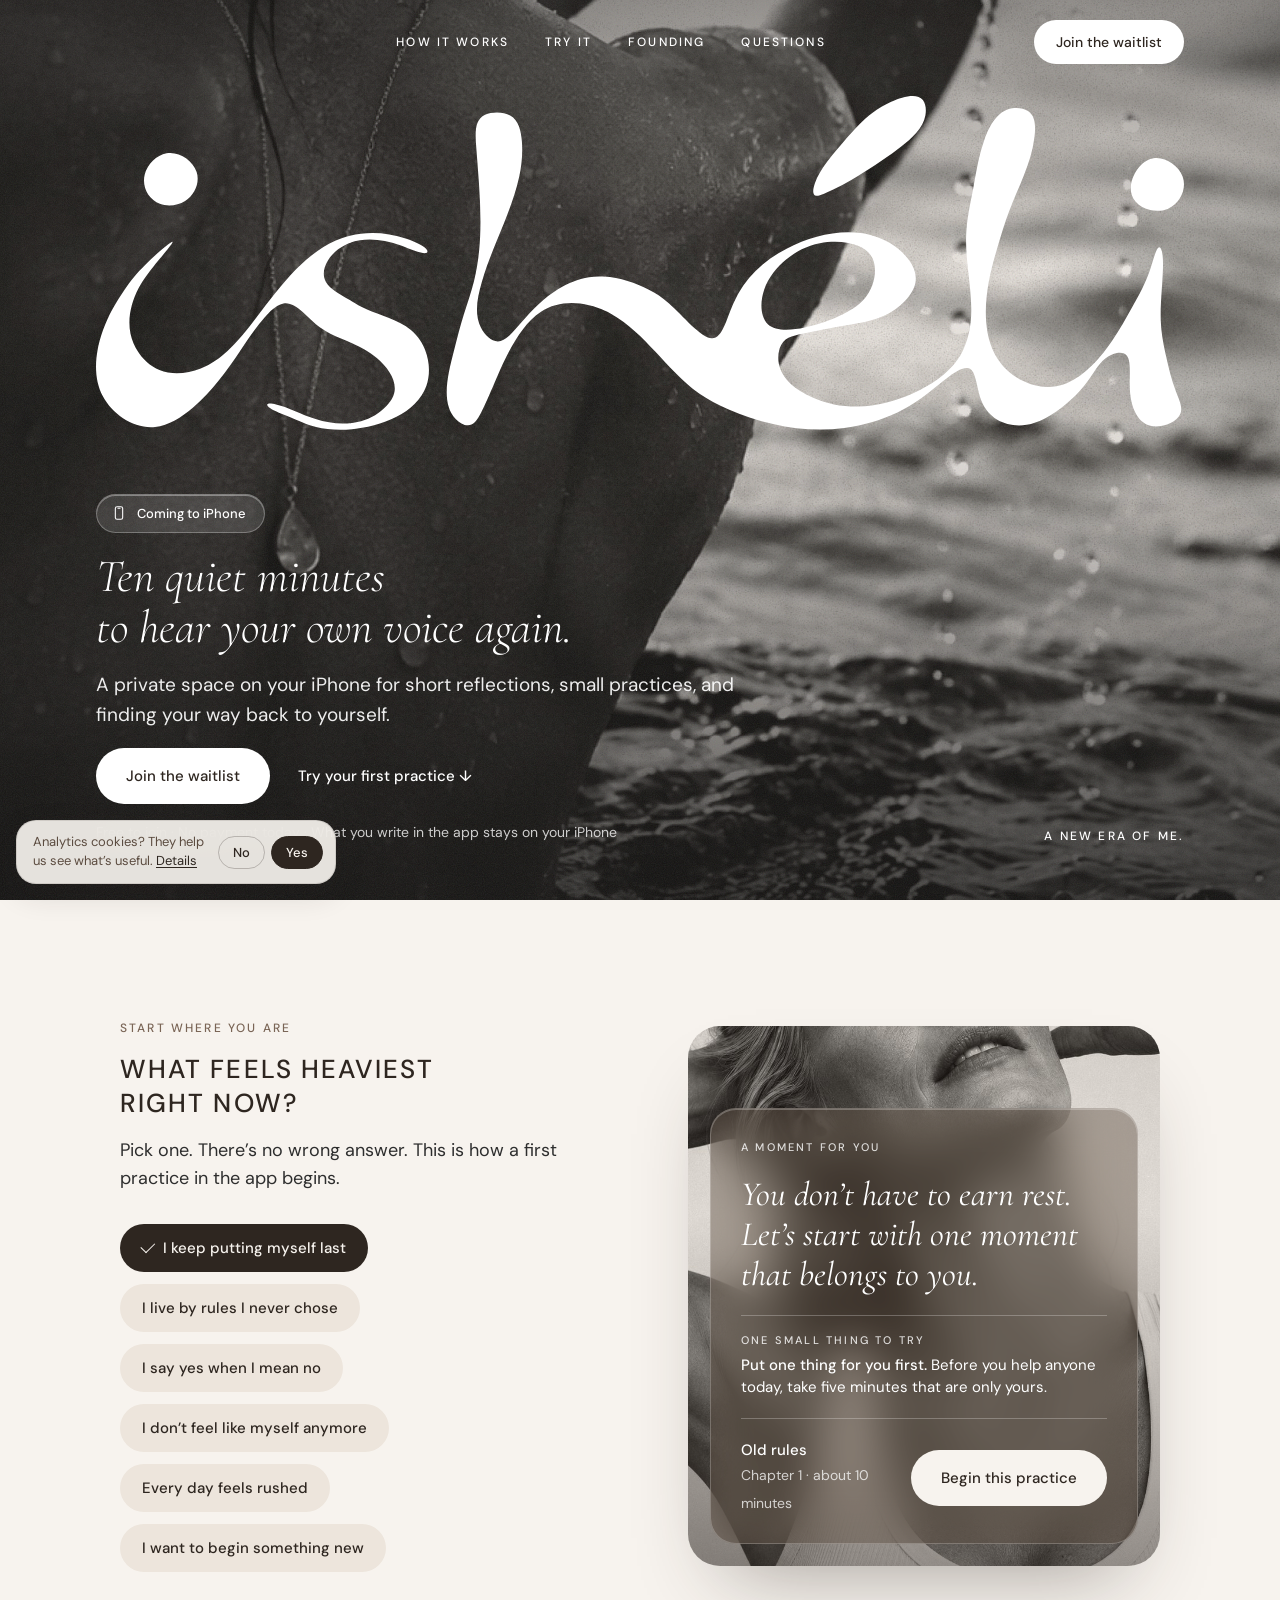
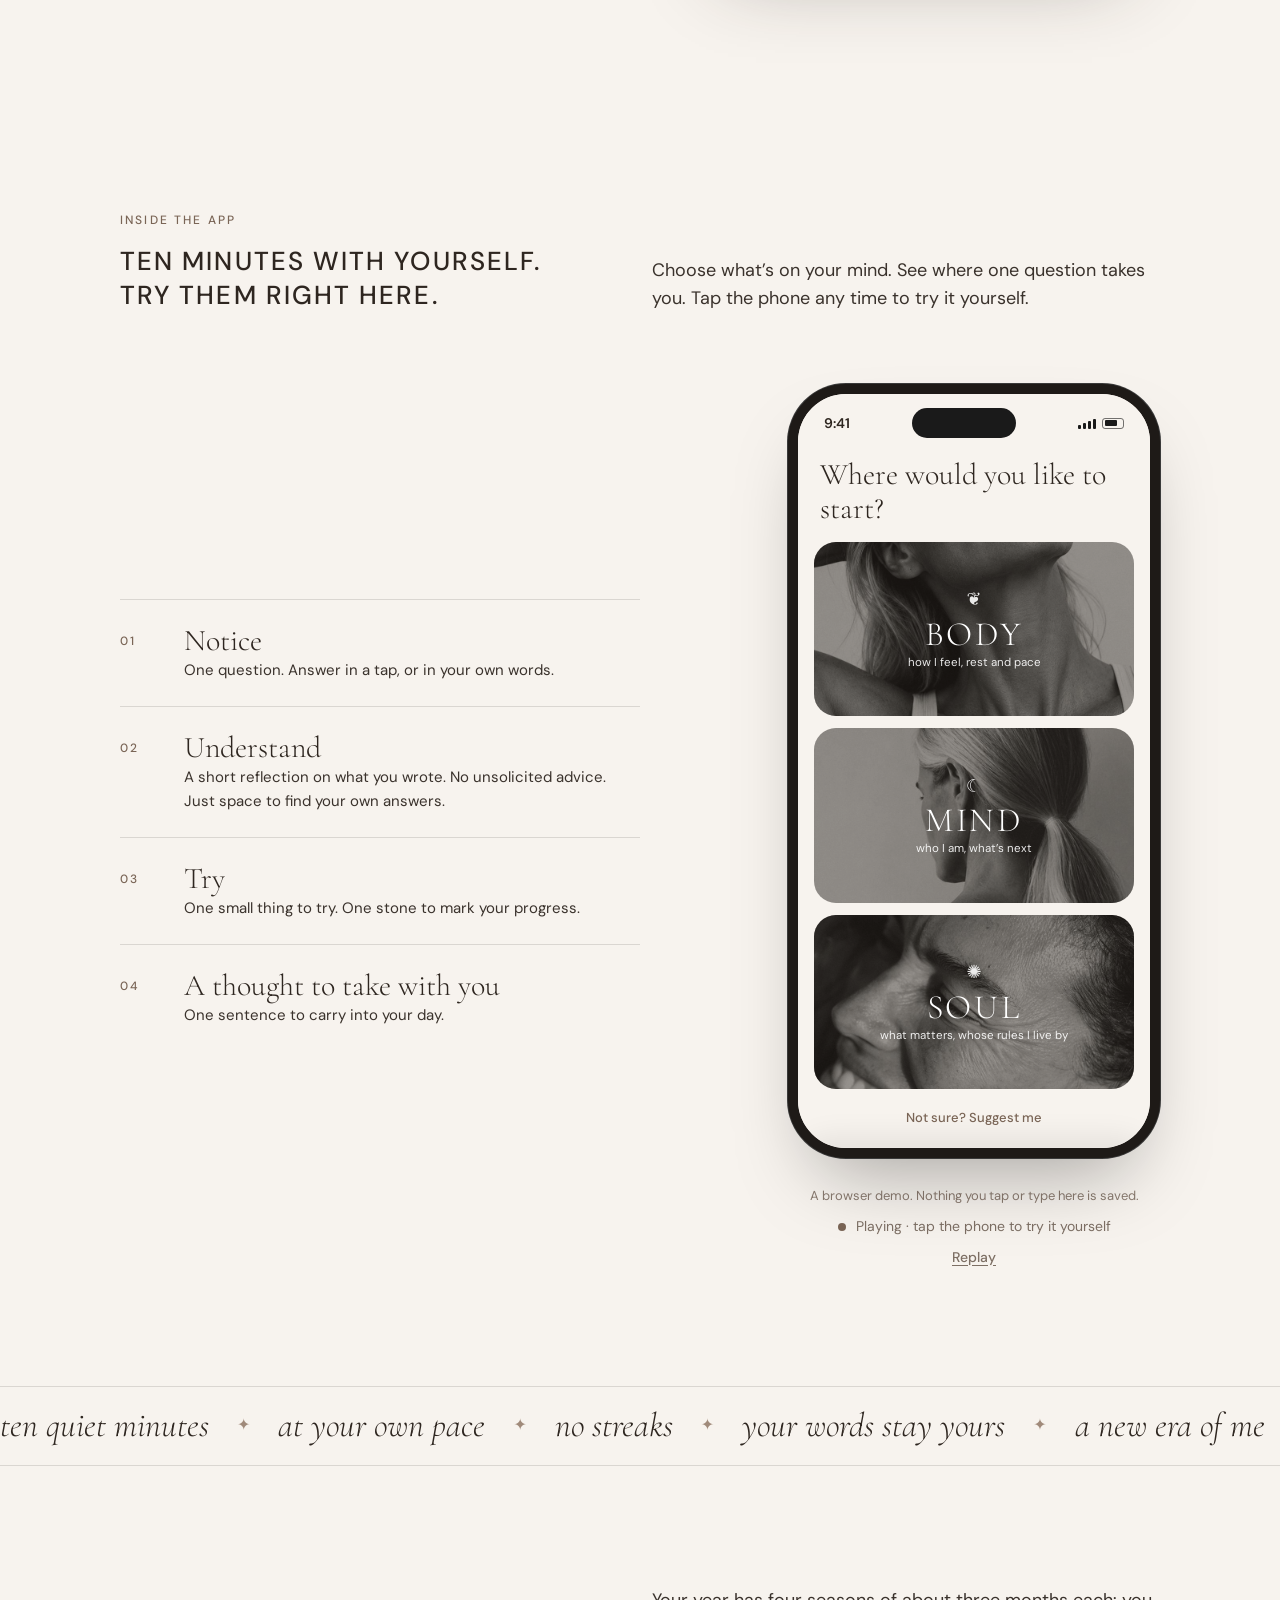
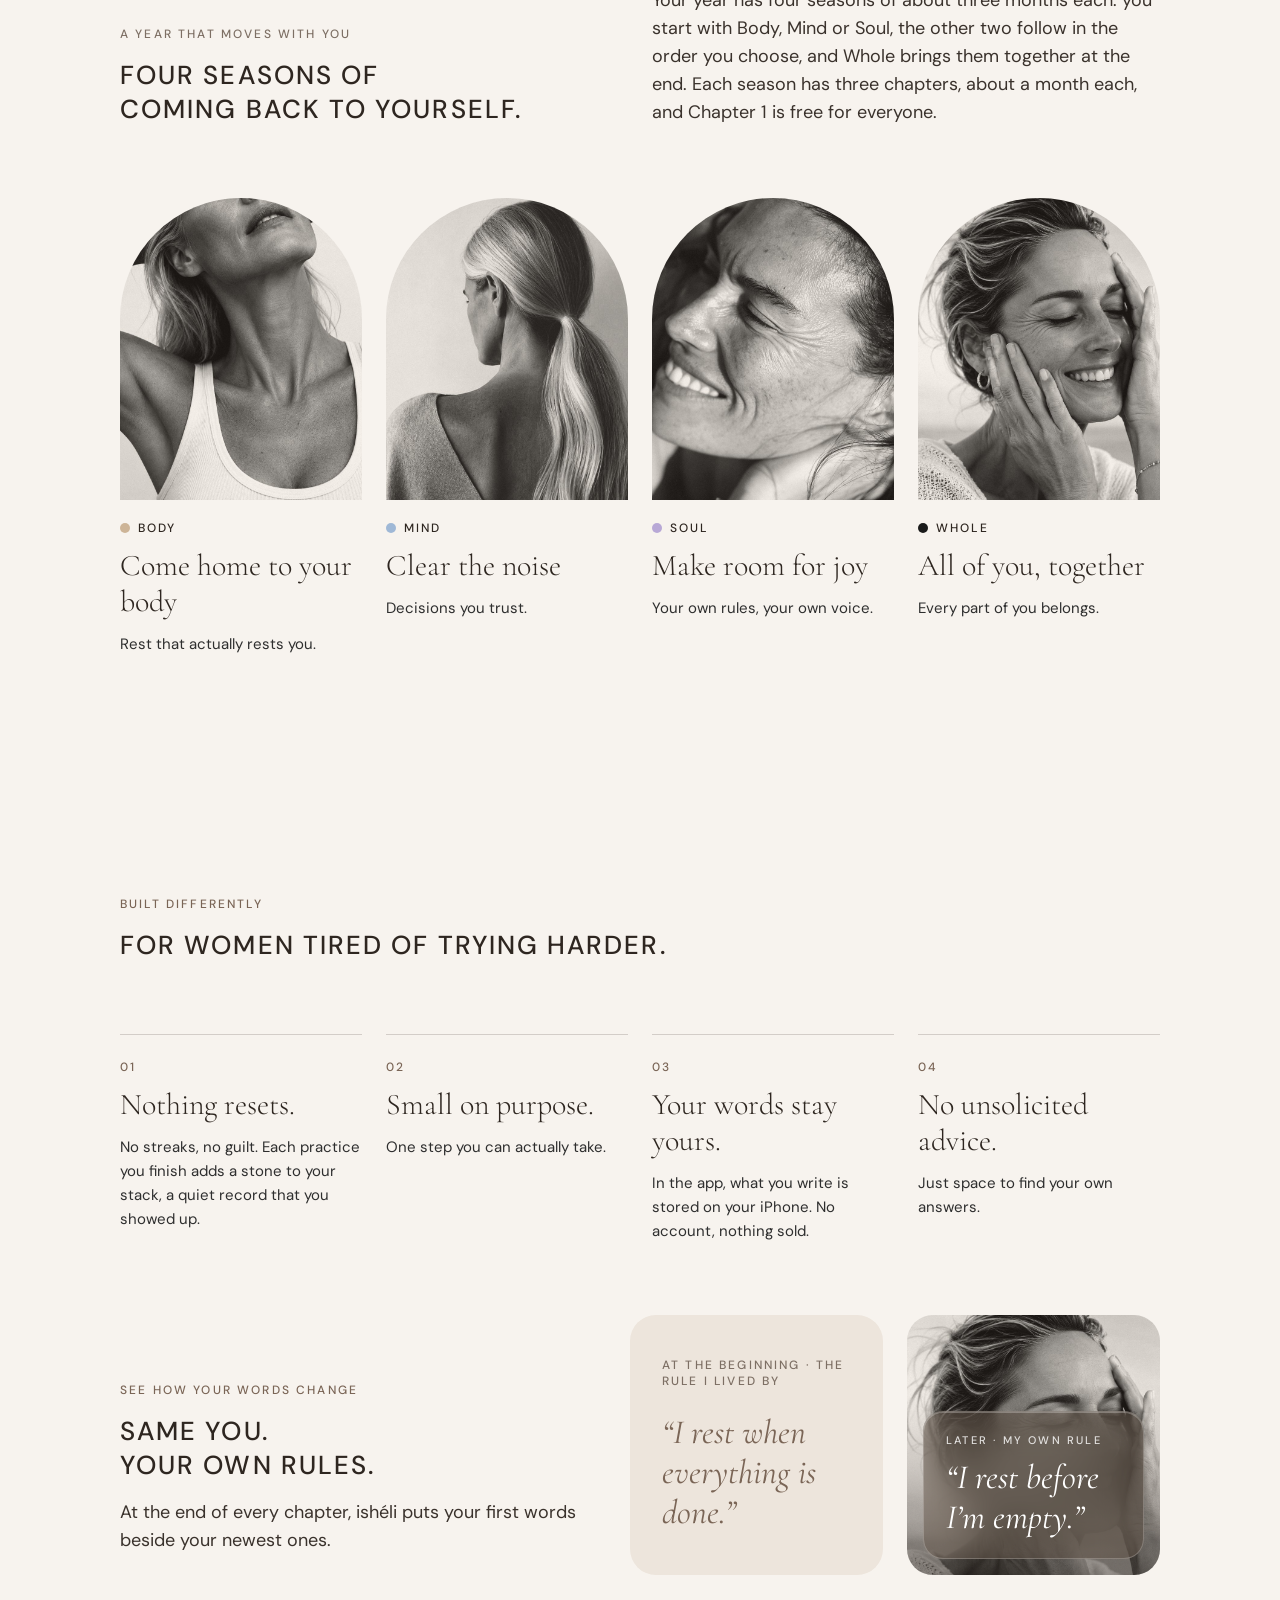
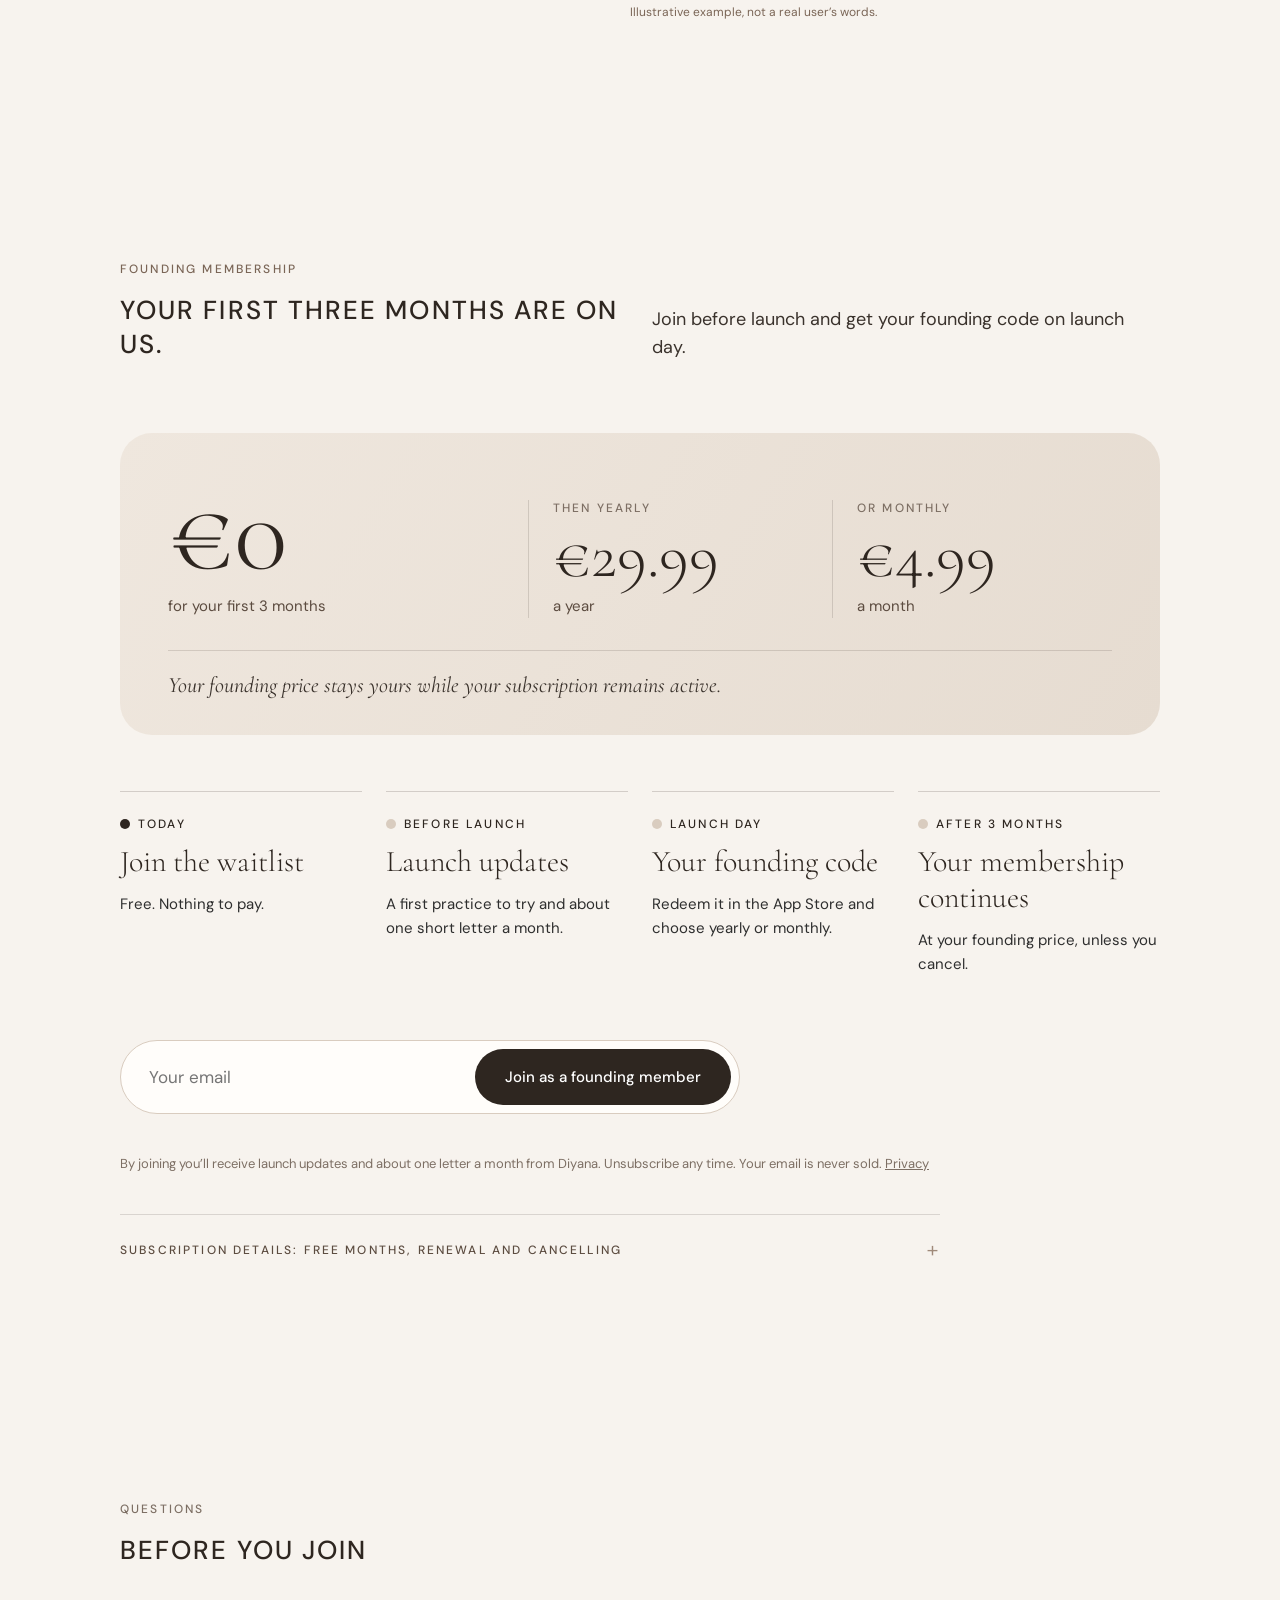
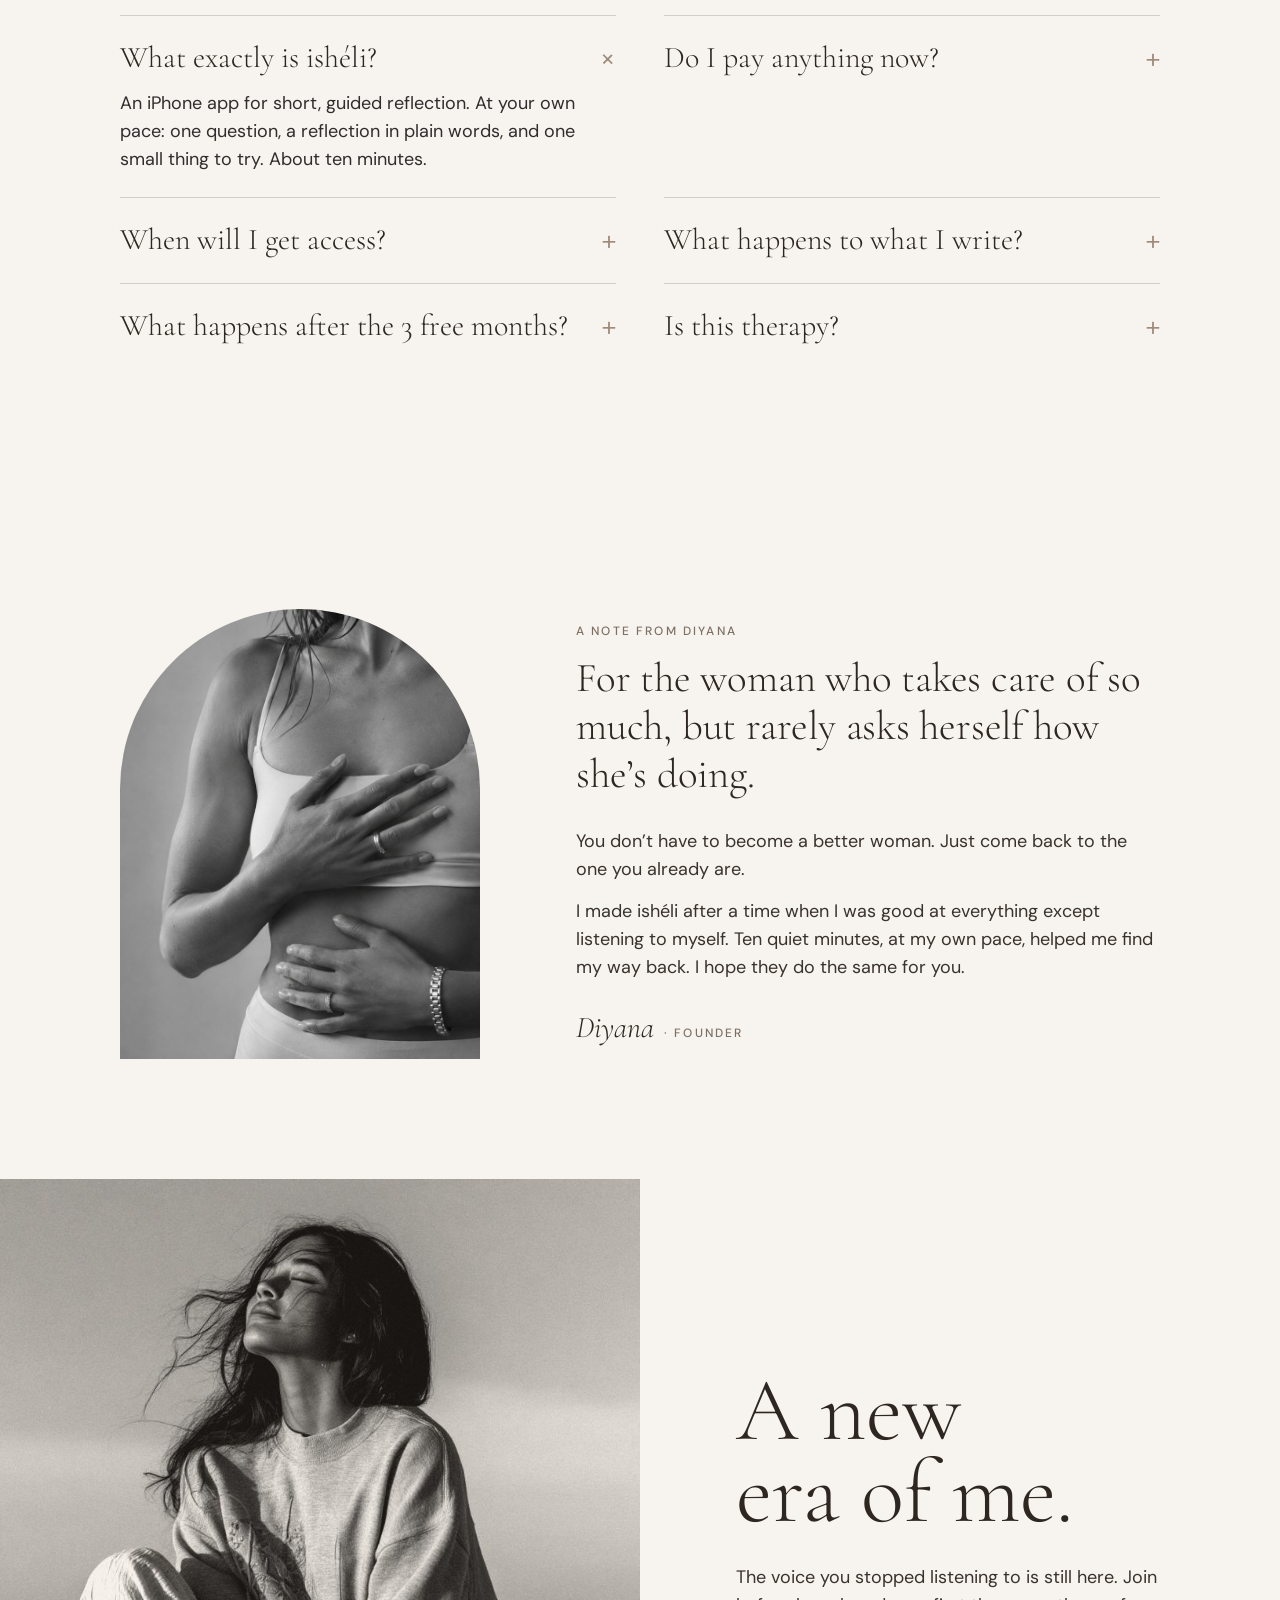
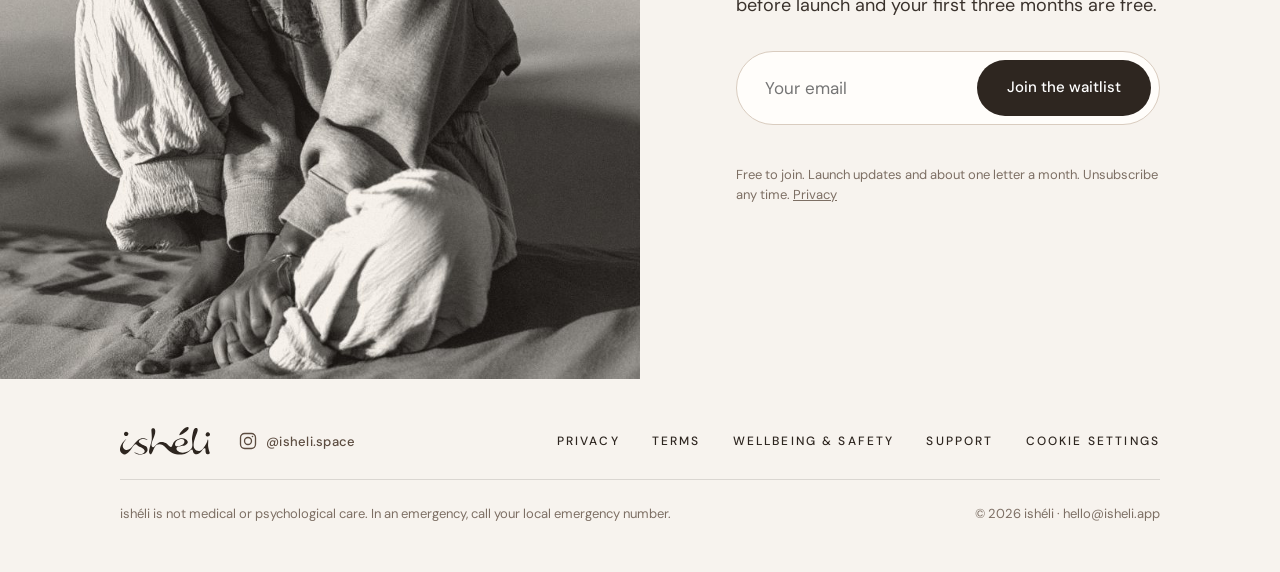
<file: index.html>
<!DOCTYPE html>
<html lang="en">
<head>
<meta charset="utf-8">
<meta name="viewport" content="width=device-width,initial-scale=1">
<title>ishéli — a new era of me</title>
<meta name="description" content="A private space on your iPhone for short reflections, small practices, and finding your way back to yourself. Coming soon.">
<link rel="icon" href="assets/favicon.png">
<link rel="apple-touch-icon" href="assets/icon.png">
<meta property="og:title" content="ishéli — a new era of me">
<meta property="og:description" content="A private space on your iPhone for short reflections, small practices, and finding your way back to yourself. Coming soon.">
<meta property="og:image" content="https://isheli.app/assets/img/cover-sea.jpg">
<meta property="og:url" content="https://isheli.app/">
<link rel="canonical" href="https://isheli.app/">
<link rel="preload" href="assets/fonts/CormorantGaramond.woff2" as="font" type="font/woff2" crossorigin>
<link rel="preload" href="assets/fonts/DMSans.woff2" as="font" type="font/woff2" crossorigin>
<link rel="stylesheet" href="assets/v2.css?v=5">
<script src="assets/consent.js?v=2" defer></script>
</head>
<body>

<header class="nav" id="nav">
  <a class="nav-wm" href="#top" aria-label="ishéli home"><svg class="wm" role="img" aria-label="ishéli" viewBox="0 0 636.12 195.147" fill="none" xmlns="http://www.w3.org/2000/svg">
<g>
<path d="M193.665 90.3365C192.832 88.1487 187.184 85.402 181.517 83.4983C168.489 79.1035 155.367 79.113 144.023 83.0057C123.313 90.1092 108.554 110.151 93.9939 129.254C84.4573 141.747 75.0153 153.833 61.2402 159.307C53.5957 162.338 44.6268 163.342 37.1054 160.254C28.6852 156.797 22.0909 148.197 20.1609 138.953C18.2782 129.927 20.8421 120.266 24.6359 112.841C26.178 109.819 27.9283 107.167 30.3503 103.975C36.2161 96.2278 46.027 85.2789 44.6646 85.2789C43.2266 85.2694 29.461 97.3548 22.3463 105.718C19.9527 108.531 18.316 110.927 16.6887 113.343C14.2383 116.98 11.8258 120.673 9.60249 124.746C1.39987 139.796 -4.11583 160.103 3.93541 175.399C9.70657 186.367 22.441 194.749 34.532 193.508C42.4224 192.694 50.0384 187.778 56.5949 182.228C68.175 172.425 76.4628 160.652 84.5424 148.671C87.8916 143.689 91.2124 138.678 95.3657 133.337C99.6042 127.881 104.713 122.085 109.585 121.251C116.861 120.01 123.597 129.804 131.052 135.363C134.931 138.252 139.009 139.995 143.247 141.776C150.277 144.731 157.779 147.799 164.184 153.179C170.788 158.72 176.228 166.723 174.289 173.95C173.125 178.288 169.293 182.351 165.083 185.287C154.222 192.845 140.759 192.892 128.365 188.914C120.229 186.31 112.556 181.963 105.252 180.343C102.897 179.822 100.579 179.576 100.162 180.286C99.9353 180.684 100.295 181.356 101.071 182.038C103.01 183.724 107.58 185.448 111.44 187.02C118.365 189.843 123.001 192.173 128.678 193.574C149.813 198.774 185.386 191.14 193.069 169.763C196.919 159.051 193.769 144.882 184.1 136.86C176.853 130.846 165.944 128.279 158.186 124.746C154.478 123.051 151.488 121.147 147.552 118.855C142.812 116.108 136.719 112.812 134.364 108.588C130.967 102.469 135.414 94.4188 141.535 89.6736C151.412 82.0113 165.651 82.9773 177.449 87.0973C180.769 88.2623 183.901 89.6736 187.156 90.7439C189.502 91.511 191.914 92.1077 193.021 91.7762C193.731 91.5678 193.911 90.9711 193.665 90.3365ZM618.299 36.4445C609.585 37.8652 602.934 50.0738 605.64 58.0108C608.176 65.4647 618.961 69.1586 626.587 66.0236C633.654 63.1159 638.016 54.3548 635.31 47.0714C632.916 40.6308 624.997 35.3458 618.299 36.4445ZM41.2871 33.5178C35.3362 34.5407 29.9718 40.091 28.4865 45.878C26.6605 53.0099 30.7193 60.5018 37.3514 63.0212C41.9494 64.7544 47.7773 64.1008 52.0915 61.3731C57.768 57.7929 60.8239 50.6136 58.8276 44.4572C56.6611 37.761 48.5436 32.2771 41.2871 33.5178ZM622.641 89.361C622.339 88.7264 621.96 88.2529 621.506 88.3855C620.995 88.537 620.39 89.4747 619.832 90.7439C618.763 93.1591 617.835 96.7677 616.776 100.092C613.881 109.147 609.964 116.07 606.047 123.117C601.913 130.552 597.788 138.129 592.357 145.649C584.438 156.646 573.747 167.547 561.505 169.744C548.969 171.989 534.806 165.122 527.389 154.107C519.092 141.775 519.262 124.235 521.769 109.743C523.065 102.261 524.986 95.5837 527.086 88.4423C529.13 81.4714 531.344 74.0458 534.002 67.0275C539.414 52.6879 546.633 40.0057 548.667 24.2169C549.442 18.1363 549.452 11.6011 544.892 8.74071C542.498 7.23476 538.846 6.74227 535.724 7.22531C526.755 8.59866 522.063 17.9658 519.092 26.6416C515.894 36.0088 514.692 44.5615 512.942 53.7866C511.324 62.3013 509.234 71.3843 508.798 80.4958C508.013 96.7771 512.488 113.153 511.655 128.79C511.164 138.044 508.817 147.032 503.585 154.429C497.653 162.811 488.032 169.138 478.088 173.704C458.646 182.626 437.974 184.776 418.617 176.1C409.582 172.046 400.84 165.643 399.184 156.257C398.295 151.218 399.449 145.327 403.205 142.42C405.23 140.857 408.011 140.156 410.783 139.502C421.455 136.983 432.118 135.041 442.212 133.384C448.608 132.333 454.786 131.395 461.059 128.364C469.668 124.216 478.457 116.155 479.261 107.963C480.009 100.357 473.869 92.657 466.64 87.6088C448.504 74.9645 423.546 79.0846 404.047 89.1526C390.281 96.2467 379.241 106.305 372.646 121.308C368.531 130.685 366.147 141.984 359.997 141.652C353.63 141.311 343.232 128.535 335.049 121.261C330.924 117.605 327.357 115.341 323.251 113.257C313.307 108.199 300.185 104.174 288.283 105.908C281.831 106.855 275.729 109.488 270.317 112.822C262.029 117.927 255.35 124.642 247.866 133.337C243.779 138.082 239.455 143.414 234.99 143.48C231.187 143.547 227.289 139.787 225.103 135.524C220.969 127.455 223.012 117.586 225.538 108.9C227.487 102.157 229.73 96.1235 232.189 89.9577C237.686 76.1484 244.309 61.6762 247.431 47.204C248.86 40.574 249.56 33.9535 249.011 26.6511C248.566 20.6462 247.27 14.1963 242.161 11.3359C238.027 9.03437 231.414 9.08172 227.478 10.976C221.215 13.9974 221.707 21.6976 222.274 29.3978C224.28 56.2397 227.289 83.1193 221.026 108.162C219.408 114.631 217.175 120.976 215.283 127.048C213.003 134.369 211.234 141.292 209.171 149.381C205.727 162.859 201.441 179.585 210.297 188.801C212.87 191.472 216.551 193.508 219.54 192.116C222.473 190.742 224.753 186.064 226.608 182.095C230.089 174.67 232.104 169.716 234.725 163.683C240.146 151.181 248.188 134.019 259.976 126.243C272.133 118.22 288.264 120.152 301.547 127.569C320.961 138.404 334.292 160.946 352.438 173.789C357.812 177.596 363.602 180.542 369.59 183.146C390.792 192.353 414.322 197.117 437.482 194.133C450.964 192.4 464.323 188.043 475.581 181.309C480.576 178.326 485.165 174.869 490.378 170.635C498.335 164.194 507.748 155.954 511.901 160.197C514.759 163.124 515.118 171.98 517.786 178.505C522.337 189.644 533.614 193.991 544.088 192.277C551.041 191.14 557.636 187.323 563.482 182.995C570.219 178.003 575.952 172.33 580.928 165.16C584.192 160.453 587.135 155.111 591.78 152.27C594.883 150.366 598.753 149.58 601.071 150.574C606.104 152.724 603.852 163.219 604.533 172.671C605.281 183.071 609.567 192.201 618.148 193.139C624.051 193.792 631.979 190.553 633.957 185.922C635.594 182.114 633.2 177.369 631.346 172.595C628.678 165.7 627.107 158.758 625.66 152.222C624.165 145.469 622.802 139.152 622.537 131.329C622.045 116.231 625.678 95.5458 622.641 89.361ZM452.988 93.1212C457.605 99.8743 455.391 111.353 449.299 118.58C445.94 122.568 441.399 125.257 436.716 127.587C429.752 131.044 422.486 133.715 414.454 135.363C406.299 137.04 397.368 137.684 392.807 133.412C388.446 129.311 388.105 120.702 390.641 113.267C393.035 106.229 398.002 100.253 403.489 95.6405C409.232 90.8196 415.533 87.4951 423.234 86.027C434.133 83.9433 447.832 85.5725 452.988 93.1212ZM483.452 2.34753C480.113 -1.89564 471.74 0.330168 464.937 3.38942C452.44 8.987 445.211 17.3786 436.498 27.4372C430.244 34.6544 423.224 42.7429 420.377 50.8031C419.061 54.5064 418.636 58.2002 421.237 58.3139C422.344 58.3517 424 57.7551 425.646 57.0921C434.464 53.5498 442.979 48.3879 450.841 43.4249C457.605 39.1438 463.887 35.0143 470.614 29.7388C476.915 24.7852 483.623 18.8278 484.947 11.2791C485.524 7.99252 485.08 4.41229 483.452 2.34753Z" fill-rule="evenodd" clip-rule="evenodd" fill="currentColor"/>
</g>
</svg></a>
  <nav class="nav-links" aria-label="Sections">
    <a href="#app">How it works</a><a href="#try">Try it</a><a href="#founding">Founding</a><a href="#questions">Questions</a>
  </nav>
  <a class="btn btn-light nav-cta" href="#join">Join the waitlist</a>
</header>

<main id="top">

<!-- 01 · Cover -->
<section class="cover" aria-labelledby="cover-h">
  <div class="cover-photo" aria-hidden="true"><img src="assets/img/cover-sea.jpg" alt=""></div>
  <div class="cover-in">
    <div class="cover-wm"><svg class="wm" role="img" aria-label="ishéli" viewBox="0 0 636.12 195.147" fill="none" xmlns="http://www.w3.org/2000/svg">
<g>
<path d="M193.665 90.3365C192.832 88.1487 187.184 85.402 181.517 83.4983C168.489 79.1035 155.367 79.113 144.023 83.0057C123.313 90.1092 108.554 110.151 93.9939 129.254C84.4573 141.747 75.0153 153.833 61.2402 159.307C53.5957 162.338 44.6268 163.342 37.1054 160.254C28.6852 156.797 22.0909 148.197 20.1609 138.953C18.2782 129.927 20.8421 120.266 24.6359 112.841C26.178 109.819 27.9283 107.167 30.3503 103.975C36.2161 96.2278 46.027 85.2789 44.6646 85.2789C43.2266 85.2694 29.461 97.3548 22.3463 105.718C19.9527 108.531 18.316 110.927 16.6887 113.343C14.2383 116.98 11.8258 120.673 9.60249 124.746C1.39987 139.796 -4.11583 160.103 3.93541 175.399C9.70657 186.367 22.441 194.749 34.532 193.508C42.4224 192.694 50.0384 187.778 56.5949 182.228C68.175 172.425 76.4628 160.652 84.5424 148.671C87.8916 143.689 91.2124 138.678 95.3657 133.337C99.6042 127.881 104.713 122.085 109.585 121.251C116.861 120.01 123.597 129.804 131.052 135.363C134.931 138.252 139.009 139.995 143.247 141.776C150.277 144.731 157.779 147.799 164.184 153.179C170.788 158.72 176.228 166.723 174.289 173.95C173.125 178.288 169.293 182.351 165.083 185.287C154.222 192.845 140.759 192.892 128.365 188.914C120.229 186.31 112.556 181.963 105.252 180.343C102.897 179.822 100.579 179.576 100.162 180.286C99.9353 180.684 100.295 181.356 101.071 182.038C103.01 183.724 107.58 185.448 111.44 187.02C118.365 189.843 123.001 192.173 128.678 193.574C149.813 198.774 185.386 191.14 193.069 169.763C196.919 159.051 193.769 144.882 184.1 136.86C176.853 130.846 165.944 128.279 158.186 124.746C154.478 123.051 151.488 121.147 147.552 118.855C142.812 116.108 136.719 112.812 134.364 108.588C130.967 102.469 135.414 94.4188 141.535 89.6736C151.412 82.0113 165.651 82.9773 177.449 87.0973C180.769 88.2623 183.901 89.6736 187.156 90.7439C189.502 91.511 191.914 92.1077 193.021 91.7762C193.731 91.5678 193.911 90.9711 193.665 90.3365ZM618.299 36.4445C609.585 37.8652 602.934 50.0738 605.64 58.0108C608.176 65.4647 618.961 69.1586 626.587 66.0236C633.654 63.1159 638.016 54.3548 635.31 47.0714C632.916 40.6308 624.997 35.3458 618.299 36.4445ZM41.2871 33.5178C35.3362 34.5407 29.9718 40.091 28.4865 45.878C26.6605 53.0099 30.7193 60.5018 37.3514 63.0212C41.9494 64.7544 47.7773 64.1008 52.0915 61.3731C57.768 57.7929 60.8239 50.6136 58.8276 44.4572C56.6611 37.761 48.5436 32.2771 41.2871 33.5178ZM622.641 89.361C622.339 88.7264 621.96 88.2529 621.506 88.3855C620.995 88.537 620.39 89.4747 619.832 90.7439C618.763 93.1591 617.835 96.7677 616.776 100.092C613.881 109.147 609.964 116.07 606.047 123.117C601.913 130.552 597.788 138.129 592.357 145.649C584.438 156.646 573.747 167.547 561.505 169.744C548.969 171.989 534.806 165.122 527.389 154.107C519.092 141.775 519.262 124.235 521.769 109.743C523.065 102.261 524.986 95.5837 527.086 88.4423C529.13 81.4714 531.344 74.0458 534.002 67.0275C539.414 52.6879 546.633 40.0057 548.667 24.2169C549.442 18.1363 549.452 11.6011 544.892 8.74071C542.498 7.23476 538.846 6.74227 535.724 7.22531C526.755 8.59866 522.063 17.9658 519.092 26.6416C515.894 36.0088 514.692 44.5615 512.942 53.7866C511.324 62.3013 509.234 71.3843 508.798 80.4958C508.013 96.7771 512.488 113.153 511.655 128.79C511.164 138.044 508.817 147.032 503.585 154.429C497.653 162.811 488.032 169.138 478.088 173.704C458.646 182.626 437.974 184.776 418.617 176.1C409.582 172.046 400.84 165.643 399.184 156.257C398.295 151.218 399.449 145.327 403.205 142.42C405.23 140.857 408.011 140.156 410.783 139.502C421.455 136.983 432.118 135.041 442.212 133.384C448.608 132.333 454.786 131.395 461.059 128.364C469.668 124.216 478.457 116.155 479.261 107.963C480.009 100.357 473.869 92.657 466.64 87.6088C448.504 74.9645 423.546 79.0846 404.047 89.1526C390.281 96.2467 379.241 106.305 372.646 121.308C368.531 130.685 366.147 141.984 359.997 141.652C353.63 141.311 343.232 128.535 335.049 121.261C330.924 117.605 327.357 115.341 323.251 113.257C313.307 108.199 300.185 104.174 288.283 105.908C281.831 106.855 275.729 109.488 270.317 112.822C262.029 117.927 255.35 124.642 247.866 133.337C243.779 138.082 239.455 143.414 234.99 143.48C231.187 143.547 227.289 139.787 225.103 135.524C220.969 127.455 223.012 117.586 225.538 108.9C227.487 102.157 229.73 96.1235 232.189 89.9577C237.686 76.1484 244.309 61.6762 247.431 47.204C248.86 40.574 249.56 33.9535 249.011 26.6511C248.566 20.6462 247.27 14.1963 242.161 11.3359C238.027 9.03437 231.414 9.08172 227.478 10.976C221.215 13.9974 221.707 21.6976 222.274 29.3978C224.28 56.2397 227.289 83.1193 221.026 108.162C219.408 114.631 217.175 120.976 215.283 127.048C213.003 134.369 211.234 141.292 209.171 149.381C205.727 162.859 201.441 179.585 210.297 188.801C212.87 191.472 216.551 193.508 219.54 192.116C222.473 190.742 224.753 186.064 226.608 182.095C230.089 174.67 232.104 169.716 234.725 163.683C240.146 151.181 248.188 134.019 259.976 126.243C272.133 118.22 288.264 120.152 301.547 127.569C320.961 138.404 334.292 160.946 352.438 173.789C357.812 177.596 363.602 180.542 369.59 183.146C390.792 192.353 414.322 197.117 437.482 194.133C450.964 192.4 464.323 188.043 475.581 181.309C480.576 178.326 485.165 174.869 490.378 170.635C498.335 164.194 507.748 155.954 511.901 160.197C514.759 163.124 515.118 171.98 517.786 178.505C522.337 189.644 533.614 193.991 544.088 192.277C551.041 191.14 557.636 187.323 563.482 182.995C570.219 178.003 575.952 172.33 580.928 165.16C584.192 160.453 587.135 155.111 591.78 152.27C594.883 150.366 598.753 149.58 601.071 150.574C606.104 152.724 603.852 163.219 604.533 172.671C605.281 183.071 609.567 192.201 618.148 193.139C624.051 193.792 631.979 190.553 633.957 185.922C635.594 182.114 633.2 177.369 631.346 172.595C628.678 165.7 627.107 158.758 625.66 152.222C624.165 145.469 622.802 139.152 622.537 131.329C622.045 116.231 625.678 95.5458 622.641 89.361ZM452.988 93.1212C457.605 99.8743 455.391 111.353 449.299 118.58C445.94 122.568 441.399 125.257 436.716 127.587C429.752 131.044 422.486 133.715 414.454 135.363C406.299 137.04 397.368 137.684 392.807 133.412C388.446 129.311 388.105 120.702 390.641 113.267C393.035 106.229 398.002 100.253 403.489 95.6405C409.232 90.8196 415.533 87.4951 423.234 86.027C434.133 83.9433 447.832 85.5725 452.988 93.1212ZM483.452 2.34753C480.113 -1.89564 471.74 0.330168 464.937 3.38942C452.44 8.987 445.211 17.3786 436.498 27.4372C430.244 34.6544 423.224 42.7429 420.377 50.8031C419.061 54.5064 418.636 58.2002 421.237 58.3139C422.344 58.3517 424 57.7551 425.646 57.0921C434.464 53.5498 442.979 48.3879 450.841 43.4249C457.605 39.1438 463.887 35.0143 470.614 29.7388C476.915 24.7852 483.623 18.8278 484.947 11.2791C485.524 7.99252 485.08 4.41229 483.452 2.34753Z" fill-rule="evenodd" clip-rule="evenodd" fill="currentColor"/>
</g>
</svg></div>
    <div class="cover-bottom">
      <div class="cover-text">
        <span class="glass-pill"><svg class="pill-ic" viewBox="0 0 24 24" aria-hidden="true"><rect x="6.5" y="2.5" width="11" height="19" rx="2.6"/><path d="M10.5 5h3"/></svg>Coming to iPhone</span>
        <h1 id="cover-h">Ten quiet minutes<br>to hear your own voice again.</h1>
        <p class="cover-lead">A private space on your iPhone for short reflections, small practices, and finding your way back to yourself.</p>
        <div class="cover-ctas">
          <a class="btn btn-light" href="#join">Join the waitlist</a>
          <a class="link-light" href="#try">Try your first practice <span aria-hidden="true">↓</span></a>
        </div>
        <p class="cover-reassure">Free to join · No payment today · What you write in the app stays on your iPhone</p>
      </div>
      <p class="eyebrow eyebrow-light cover-era">A new era of me.</p>
    </div>
  </div>
</section>

<!-- 02 · Try it -->
<section class="try" id="try" aria-labelledby="try-h">
  <div class="wrap try-grid">
    <div>
      <p class="eyebrow eyebrow-blue">Start where you are</p>
      <h2 id="try-h" class="h2">What feels heaviest<br>right now?</h2>
      <p class="body">Pick one. There’s no wrong answer. This is how a first practice in the app begins.</p>
      <div class="chips" role="radiogroup" aria-label="What feels heaviest right now">
        <button class="chip" role="radio" aria-checked="true" data-k="myself-last">I keep putting myself last</button>
        <button class="chip" role="radio" aria-checked="false" data-k="own-rules">I live by rules I never chose</button>
        <button class="chip" role="radio" aria-checked="false" data-k="say-what-i-think">I say yes when I mean no</button>
        <button class="chip" role="radio" aria-checked="false" data-k="know-myself">I don’t feel like myself anymore</button>
        <button class="chip" role="radio" aria-checked="false" data-k="slow-down">Every day feels rushed</button>
        <button class="chip" role="radio" aria-checked="false" data-k="begin-new">I want to begin something new</button>
      </div>
    </div>
    <div class="moment-ph" id="moment-ph" style="background-image:url(assets/img/body.jpg)">
      <div class="moment" aria-live="polite">
        <p class="caps-w">A moment for you</p>
        <p class="moment-line" id="moment-line">You don’t have to earn rest. Let’s start with one moment that belongs to you.</p>
        <div class="moment-try"><p class="caps-w">One small thing to try</p><p><b id="moment-try-t">Put one thing for you first.</b> <span id="moment-try-d">Before you help anyone today, take five minutes that are only yours.</span></p></div>
        <div class="moment-meta">
          <div><b id="moment-title">Old rules</b><small>Chapter 1 · about 10 minutes</small></div>
          <button class="btn btn-cream" id="moment-begin">Begin this practice</button>
        </div>
      </div>
    </div>
  </div>
</section>

<!-- 03 · The app, live -->
<section class="app" id="app" aria-labelledby="app-h">
  <div class="wrap">
    <div class="split-head">
      <div>
        <p class="eyebrow eyebrow-blue">Inside the app</p>
        <h2 id="app-h" class="h2">Ten minutes with yourself.<br>Try them right here.</h2>
      </div>
      <p class="body">Choose what’s on your mind. See where one question takes you. Tap the phone any time to try it yourself.</p>
    </div>

    <div class="app-stage">
      <ol class="app-steps" aria-label="What happens in a practice">
        <li data-step="notice"><span class="n">01</span><b>Notice</b><span>One question. Answer in a tap, or in your own words.</span></li>
        <li data-step="understand"><span class="n">02</span><b>Understand</b><span>A short reflection on what you wrote. No unsolicited advice. Just space to find your own answers.</span></li>
        <li data-step="try"><span class="n">03</span><b>Try</b><span>One small thing to try. One stone to mark your progress.</span></li>
        <li data-step="echo"><span class="n">04</span><b>A thought to take with you</b><span>One sentence to carry into your day.</span></li>
      </ol>

      <div class="phone-wrap">
        <div class="phone onboard" id="phone" aria-label="Interactive preview of the ishéli app">
          <div class="ph-status"><b class="ph-time">9:41</b><span class="ph-island"></span><span class="ph-bars"><i></i><i></i><i></i><i></i><em></em></span></div>
          <div class="ph-screens">

            <!-- Start (onboarding S3) -->
            <section class="scr scr-start is-on" data-scr="start">
              <h3 class="ph-h start-h">Where would you like to start?</h3>
              <button class="area" data-area="body" style="background-image:url(assets/img/body.jpg)"><span class="area-ic">❦</span><b>BODY</b><small>how I feel, rest and pace</small></button>
              <button class="area" data-area="mind" style="background-image:url(assets/img/mind.jpg)"><span class="area-ic">☾</span><b>MIND</b><small>who I am, what’s next</small></button>
              <button class="area" data-area="soul" style="background-image:url(assets/img/soul.jpg)"><span class="area-ic">✺</span><b>SOUL</b><small>what matters, whose rules I live by</small></button>
              <button class="suggest" data-area="suggest">Not sure? Suggest me</button>
            </section>

            <!-- Today -->
            <section class="scr scr-today" data-scr="today">
              <div class="hero-ph" id="ph-hero" style="background-image:url(assets/img/mind.jpg)">
                <p class="hero-date" id="ph-date">Sat · 21 Nov</p>
                <h3 class="hero-greet" id="ph-greet">Good evening.</h3>
              </div>
              <button class="glass-card" id="ph-card">
                <span class="caps">Today’s practice · 10 min</span>
                <b id="ph-card-t">Whose voice is this?</b>
                <span class="glass-row"><span class="pill">Begin</span><span class="caps soft-c">Chapter 1</span></span>
              </button>
              <div class="glass-card done" id="ph-done" hidden>
                <span class="caps">Done for today</span>
                <b>Let it settle.</b>
                <span class="glass-sub">Your next practice opens the day after.</span>
              </div>
              <div class="sec-row"><span>Your season</span><span class="sec-cairn"><span class="mini-cairn" id="mini-cairn"></span><span class="caps"><span id="ph-stones">2 stones</span></span></span></div>
              <div class="hscroll">
                <div class="tall" style="background-image:url(assets/img/body.jpg)"><b>Body</b><span>now</span></div>
                <div class="tall" style="background-image:url(assets/img/mind.jpg)"><b>Mind</b><span>next</span></div>
                <div class="tall" style="background-image:url(assets/img/soul.jpg)"><b>Soul</b><span>later</span></div>
                <div class="tall" style="background-image:url(assets/img/whole.jpg)"><b>Whole</b><span>later</span></div>
              </div>
                          </section>

            <!-- Chapters -->
            <section class="scr scr-brown" data-scr="chapters">
              <p class="caps c-cream">A year that moves with you</p>
              <h3 class="brown-h">Chapters</h3>
              <p class="caps c-cream sub-caps">Four seasons</p>
              <ul class="b-list">
                <li><i style="background-image:url(assets/img/body.jpg)"></i><span>Body</span><em id="ph-ch-n">2 stones</em></li>
                <li><i style="background-image:url(assets/img/mind.jpg)"></i><span>Mind</span><em>Season 2</em></li>
                <li><i style="background-image:url(assets/img/soul.jpg)"></i><span>Soul</span><em>Season 3</em></li>
                <li><i style="background-image:url(assets/img/whole.jpg)"></i><span>Whole</span><em>Season 4</em></li>
              </ul>
              <p class="b-foot">Chapter 1 is free. Start with whichever is true today.</p>
            </section>

            <!-- Echo -->
            <section class="scr scr-echo" data-scr="echo">
              <div class="echo-bg" style="background-image:url(assets/img/cover-sea.jpg)"></div>
              <div class="echo-card glass-card">
                <span class="echo-glow" aria-hidden="true"></span>
                <p class="caps" id="echo-eb">Today’s Echo</p>
                <p class="echo-line" id="echo-line">You can stop now. The day is done.</p>
                <div class="echo-actions"><button class="pill pill-lg" id="echo-save">Save to Mine</button><button class="pill pill-lg pill-ghost" id="echo-share">Share</button></div>
                <button class="a-link soft-link" id="echo-next">Preview another day</button>
              </div>
            </section>

            <!-- Mine -->
            <section class="scr" data-scr="mine">
              <h3 class="a-h">Mine</h3>
              <div class="seg"><button class="on" data-seg="words">Your words</button><button data-seg="echoes">Echoes</button></div>
              <div class="entries" id="mine-words">
                <div class="entry"><p class="q">“An hour on Sunday that nobody can book.”</p><p class="meta">Last week</p></div>
                <div class="entry"><p class="q">“Being useful felt like being loved.”</p><p class="meta">Later</p></div>
                <div class="entry"><p class="q">“I rest when everything is done.”</p><p class="meta">At the beginning</p></div>
              </div>
              <div class="entries" id="mine-echoes" hidden>
                <div class="entry"><p class="q">You don’t have to earn rest.</p><p class="meta">Kept from Echo</p></div>
                <div class="entry"><p class="q">Welcome back. Nothing was lost.</p><p class="meta">Kept from Echo</p></div>
              </div>
              <p class="meta center">Only on this iPhone.</p>
            </section>

            <!-- You -->
            <section class="scr" data-scr="you">
              <div class="you-head"><span class="you-av">Y</span><div><h3 class="a-h">You</h3><p class="meta">Your space, only on this iPhone</p></div></div>
              <div class="icon-list">
                <div class="irow"><svg viewBox="0 0 24 24"><path d="M12 3a6 6 0 0 0-6 6v4l-2 3h16l-2-3V9a6 6 0 0 0-6-6zM10 19a2 2 0 0 0 4 0"/></svg><span>Reminder</span><em>Evenings</em></div>
                <div class="irow"><svg viewBox="0 0 24 24"><rect x="5" y="11" width="14" height="9" rx="2"/><path d="M8 11V8a4 4 0 0 1 8 0v3"/></svg><span>Your words</span><em>On this iPhone</em></div>
                <div class="irow"><svg viewBox="0 0 24 24"><circle cx="12" cy="12" r="8"/><path d="M12 8v4l3 2"/></svg><span>Membership</span><em>Chapter 1 free</em></div>
                <div class="irow"><svg viewBox="0 0 24 24"><path d="M12 4v11M7 10l5 5 5-5M5 20h14"/></svg><span>Export or delete</span><em>›</em></div>
                <div class="irow"><svg viewBox="0 0 24 24"><circle cx="12" cy="12" r="8"/><path d="M9.5 9.5a2.5 2.5 0 1 1 3.5 2.3c-.6.3-1 .8-1 1.5M12 16.5v.5"/></svg><span>Help</span><em>›</em></div>
              </div>
              <p class="meta">ishéli is a companion for reflection, not medical or psychological care.</p>
            </section>

            <!-- Practice sheet -->
            <section class="sheet" id="sheet" aria-hidden="true">
              <div class="sheet-top"><span class="grabber" aria-hidden="true"></span><button class="x glass" id="sheet-x" aria-label="Close"><svg viewBox="0 0 24 24"><path d="M6 6l12 12M18 6L6 18"/></svg></button><div class="dots" id="sheet-dots"><i class="on"></i><i></i><i></i><i></i></div></div>
              <div class="step is-on" data-st="0">
                <h3 class="a-h" id="st-title">Old rules</h3>
                <p class="body-s soft" id="st-insight">Some rules kept you safe once. You’ve outgrown them.</p>
                <div class="q-card">
                  <p class="caps">One question</p>
                  <p class="a-q" id="st-q">Where did this rule come from?</p>
                  <div class="ph-chips" id="st-chips"></div>
                  <p class="q-hint">Tap one, or say it in your own words next.</p>
                </div>
              </div>
              <div class="step" data-st="1">
                <h3 class="a-h">In your own words</h3>
                <p class="body-s soft">Say a little more, if you like.</p>
                <textarea id="st-text" rows="4" placeholder="A few words, only for you"></textarea>
                <p class="meta">Stays on this iPhone.</p>
                <button class="a-btn bottom" id="st-next1">Continue</button>
              </div>
              <div class="step" data-st="2">
                <div class="reflect">
                  <p class="caps">You wrote</p>
                  <p class="you-line" id="st-you">“my parents”</p>
                  <span class="reflect-rule" aria-hidden="true"></span>
                  <p class="reflect-line" id="st-reflect">You can keep the rules that still help and let the others go. You decide which.</p>
                </div>
                <button class="a-btn bottom" id="st-next2">Continue</button>
              </div>
              <div class="step" data-st="3">
                <div class="try-wrap">
                  <p class="caps">One small thing to try</p>
                  <h3 class="try-h" id="st-try">Put one thing for you first</h3>
                  <p class="try-d" id="st-try-d">Write the old rule down. That’s all.</p>
                  <div class="cairn-drop" id="cairn-drop" aria-hidden="true"></div>
                  <p class="stone-msg" id="stone-msg" hidden>Your stone is placed.</p>
                </div>
                <button class="a-btn bottom" id="st-stone">Place your stone</button>
                <button class="a-btn bottom gray" id="st-done" hidden>Back to Today</button>
              </div>
            </section>

            <div class="ph-toast" id="ph-toast" role="status" aria-live="polite"></div>
          </div>

          <nav class="tabbar" aria-label="App tabs"><span class="tab-sel" id="tab-sel" aria-hidden="true"></span>
            <button class="tab on" data-tab="today"><svg viewBox="0 0 24 24"><circle cx="12" cy="12" r="4.5"/><path d="M12 2.5v2M12 19.5v2M2.5 12h2M19.5 12h2M5.3 5.3l1.4 1.4M17.3 17.3l1.4 1.4M5.3 18.7l1.4-1.4M17.3 6.7l1.4-1.4"/></svg><span>Today</span></button>
            <button class="tab" data-tab="chapters"><svg viewBox="0 0 24 24"><path d="M5 6.5h14M5 12h14M5 17.5h9"/></svg><span>Chapters</span></button>
            <button class="tab tab-orb" data-tab="echo" aria-label="Echo"><span class="orb orb-tab"></span><i class="orb-dot" id="orb-dot"></i></button>
            <button class="tab" data-tab="mine"><svg viewBox="0 0 24 24"><path d="M7 3.5h10v17l-5-3.6-5 3.6z"/></svg><span>Mine</span></button>
            <button class="tab" data-tab="you"><svg viewBox="0 0 24 24"><circle cx="12" cy="8.5" r="3.8"/><path d="M4.5 20.5c1.3-3.7 4.1-5.6 7.5-5.6s6.2 1.9 7.5 5.6"/></svg><span>You</span></button>
          </nav>
          <span class="tap" id="tap" aria-hidden="true"></span>
        </div>
        <div class="phone-ctrl">
          <p class="demo-note">A browser demo. Nothing you tap or type here is saved.</p>
          <p class="ctrl-hint" id="ctrl-hint"><span class="live-dot" aria-hidden="true"></span><span id="ctrl-text">Playing · tap the phone to try it yourself</span></p>
          <button class="link-dark" id="reset">Replay</button>
        </div>
      </div>
    </div>
  </div>
</section>

<div class="marquee" aria-hidden="true"><div class="marquee-track">
  <span>ten quiet minutes</span><i>✦</i><span>at your own pace</span><i>✦</i><span>no streaks</span><i>✦</i><span>your words stay yours</span><i>✦</i><span>a new era of me</span><i>✦</i>
  <span>ten quiet minutes</span><i>✦</i><span>at your own pace</span><i>✦</i><span>no streaks</span><i>✦</i><span>your words stay yours</span><i>✦</i><span>a new era of me</span><i>✦</i>
</div></div>

<!-- 05 · Seasons -->
<section class="seasons" aria-labelledby="seasons-h">
  <div class="wrap">
    <div class="split-head">
      <div><p class="eyebrow">A year that moves with you</p><h2 id="seasons-h" class="h2">Four seasons of<br>coming back to yourself.</h2></div>
      <p class="body">Your year has four seasons of about three months each: you start with Body, Mind or Soul, the other two follow in the order you choose, and Whole brings them together at the end. Each season has three chapters, about a month each, and Chapter 1 is free for everyone.</p>
    </div>
    <div class="season-cards">
      <article><img class="arch" src="assets/img/body.jpg" alt="A woman with her arms raised, face to the light"><p class="tag"><i style="background:#CDB497"></i>Body</p><h3>Come home to your body</h3><p class="small">Rest that actually rests you.</p></article>
      <article><img class="arch" src="assets/img/mind.jpg" alt="A woman seen from behind, hair in a long ponytail"><p class="tag"><i style="background:#9FB8D6"></i>Mind</p><h3>Clear the noise</h3><p class="small">Decisions you trust.</p></article>
      <article><img class="arch" src="assets/img/soul.jpg" alt="A woman smiling with her eyes closed"><p class="tag"><i style="background:#B8A8D6"></i>Soul</p><h3>Make room for joy</h3><p class="small">Your own rules, your own voice.</p></article>
      <article><img class="arch" src="assets/img/whole.jpg" alt="An older woman seen from behind, holding her arm"><p class="tag"><i style="background:#1A1A1A"></i>Whole</p><h3>All of you, together</h3><p class="small">Every part of you belongs.</p></article>
    </div>
  </div>
</section>

<!-- 06 · Built differently + proof -->
<section class="built" aria-labelledby="built-h">
  <div class="wrap">
    <p class="eyebrow eyebrow-lilac">Built differently</p>
    <h2 id="built-h" class="h2">For women tired of trying harder.</h2>
    <div class="cols4">
      <div><p class="eyebrow eyebrow-lilac">01</p><h3>Nothing resets.</h3><p class="small">No streaks, no guilt. Each practice you finish adds a stone to your stack, a quiet record that you showed up.</p></div>
      <div><p class="eyebrow eyebrow-lilac">02</p><h3>Small on purpose.</h3><p class="small">One step you can actually take.</p></div>
      <div><p class="eyebrow eyebrow-lilac">03</p><h3>Your words stay yours.</h3><p class="small">In the app, what you write is stored on your iPhone. No account, nothing sold.</p></div>
      <div><p class="eyebrow eyebrow-lilac">04</p><h3>No unsolicited advice.</h3><p class="small">Just space to find your own answers.</p></div>
    </div>
    <div class="proof">
      <div>
        <p class="eyebrow eyebrow-lilac">See how your words change</p>
        <h2 class="h2">Same you.<br>Your own rules.</h2>
        <p class="body">At the end of every chapter, ishéli puts your first words beside your newest ones.</p>
      </div>
      <div class="proof-cards">
        <div class="pc faded"><p class="eyebrow">At the beginning · The rule I lived by</p><p class="q">“I rest when everything is done.”</p></div>
        <div class="pc pc-photo" style="background-image:url(assets/img/whole.jpg)"><div class="pc-glass"><p class="caps-w">Later · My own rule</p><p class="q">“I rest before I’m empty.”</p></div></div>
        <p class="pc-note">Illustrative example, not a real user’s words.</p>
      </div>
    </div>
  </div>
</section>

<!-- 07 · Founding -->
<section class="founding" id="founding" aria-labelledby="founding-h">
  <div class="wrap">
    <div class="split-head">
      <div>
        <p class="eyebrow eyebrow-blue">Founding membership</p>
        <h2 id="founding-h" class="h2">Your first three months are on us.</h2>
      </div>
      <p class="body">Join before launch and get your founding code on launch day.</p>
    </div>
    <div class="offer2">
      <div class="o-col o-free"><span class="o-big">€0</span><p class="o-lab">for your first 3 months</p></div>
      <div class="o-col"><p class="eyebrow">Then yearly</p><span class="o-price">€29.99</span><p class="o-lab">a year</p></div>
      <div class="o-col"><p class="eyebrow">Or monthly</p><span class="o-price">€4.99</span><p class="o-lab">a month</p></div>
      <p class="o-note">Your founding price stays yours while your subscription remains active.</p>
    </div>
    <ol class="timeline">
      <li><p class="eyebrow dot dark">Today</p><h3>Join the waitlist</h3><p class="small">Free. Nothing to pay.</p></li>
      <li><p class="eyebrow dot">Before launch</p><h3>Launch updates</h3><p class="small">A first practice to try and about one short letter a month.</p></li>
      <li><p class="eyebrow dot">Launch day</p><h3>Your founding code</h3><p class="small">Redeem it in the App Store and choose yearly or monthly.</p></li>
      <li><p class="eyebrow dot">After 3 months</p><h3>Your membership continues</h3><p class="small">At your founding price, unless you cancel.</p></li>
    </ol>
    <form class="join" data-src="founding" novalidate>
      <input type="email" name="email" required autocomplete="email" placeholder="Your email" aria-label="Your email">
      <button class="btn btn-dark" type="submit">Join as a founding member</button>
    </form>
    <p class="join-note" role="status" aria-live="polite"></p>
    <p class="tiny">By joining you’ll receive launch updates and about one letter a month from Diyana. Unsubscribe any time. Your email is never sold. <a href="privacy.html#our-website-and-waitlist">Privacy</a></p>
    <details class="renew-box">
      <summary class="eyebrow">Subscription details: free months, renewal and cancelling</summary>
      <p class="small">On launch day you redeem your founding code in the App Store and choose yearly (€29.99) or monthly (€4.99). The first 3 months are free. After that, your subscription renews automatically at the price you chose, charged to your Apple Account, until you cancel. To avoid being charged, cancel at least 24 hours before the free months end in Settings › your name › Subscriptions. If you allow notifications, the app also reminds you a week before. After launch, without a founding code, ishéli is €39.99 a year or €6.99 a month, and Chapter 1 is free for everyone.</p>
    </details>
  </div>
</section>

<!-- 08 · Questions -->
<section class="questions" id="questions" aria-labelledby="q-h">
  <div class="wrap">
    <p class="eyebrow">Questions</p>
    <h2 id="q-h" class="h2">Before you join</h2>
    <div class="faq">
      <details open><summary>What exactly is ishéli?</summary><p>An iPhone app for short, guided reflection. At your own pace: one question, a reflection in plain words, and one small thing to try. About ten minutes.</p></details>
      <details><summary>Do I pay anything now?</summary><p>No. Joining the waitlist is free and needs no payment. You only start a subscription if you redeem your founding code in the App Store after launch.</p></details>
      <details><summary>When will I get access?</summary><p>Soon, on iPhone first. Your code arrives by email on launch day. Android later: join and you’ll hear the day it’s ready.</p></details>
      <details><summary>What happens to what I write?</summary><p>In the app, what you write is stored on your iPhone. There’s no account, and nothing you write is sent to us. If you back up your iPhone, Apple’s backup may include it. You can delete everything in the app at any time. The waitlist keeps only your email address.</p></details>
      <details><summary>What happens after the 3 free months?</summary><p>Your subscription renews automatically at your founding price, €29.99 a year or €4.99 a month, until you cancel. Cancel at least 24 hours before the free months end in Settings › your name › Subscriptions to avoid being charged. Your founding price stays yours while your subscription remains active.</p></details>
      <details><summary>Is this therapy?</summary><p>No. ishéli is a companion for reflection, not medical or psychological care. In an emergency, call your local emergency number.</p></details>
    </div>
  </div>
</section>

<!-- 04 · Letter -->
<section class="letter" aria-labelledby="letter-h">
  <div class="wrap letter-grid">
    <img class="arch" src="assets/img/closing.jpg" alt="A woman resting her hands on her body, eyes down">
    <div>
      <p class="eyebrow">A note from Diyana</p>
      <h2 id="letter-h" class="serif-xl">For the woman who takes care of so much, but rarely asks herself how she’s doing.</h2>
      <p class="body">You don’t have to become a better woman. Just come back to the one you already are.</p>
      <p class="body">I made ishéli after a time when I was good at everything except listening to myself. Ten quiet minutes, at my own pace, helped me find my way back. I hope they do the same for you.</p>
      <p class="sign"><span>Diyana</span> <em class="eyebrow">· Founder</em></p>
    </div>
  </div>
</section>

<!-- 09 · Join -->
<section class="joinsec" id="join" aria-labelledby="join-h">
  <div class="join-photo"><img src="assets/img/dune.jpg" alt="A woman sitting on a dune, eyes closed, face turned to the light"></div>
  <div class="join-in">
    <h2 id="join-h" class="serif-hero">A new<br>era of me.</h2>
    <p class="body">The voice you stopped listening to is still here. Join before launch and your first three months are free.</p>
    <form class="join" data-src="join" novalidate>
      <input type="email" name="email" required autocomplete="email" placeholder="Your email" aria-label="Your email">
      <button class="btn btn-dark" type="submit">Join the waitlist</button>
    </form>
    <p class="join-note" role="status" aria-live="polite"></p>
    <p class="tiny">Free to join. Launch updates and about one letter a month. Unsubscribe any time. <a href="privacy.html#our-website-and-waitlist">Privacy</a></p>
  </div>
</section>


</main>

<footer class="foot">
  <div class="wrap">
    <div class="foot-row"><span class="foot-wm"><svg class="wm" role="img" aria-label="ishéli" viewBox="0 0 636.12 195.147" fill="none" xmlns="http://www.w3.org/2000/svg">
<g>
<path d="M193.665 90.3365C192.832 88.1487 187.184 85.402 181.517 83.4983C168.489 79.1035 155.367 79.113 144.023 83.0057C123.313 90.1092 108.554 110.151 93.9939 129.254C84.4573 141.747 75.0153 153.833 61.2402 159.307C53.5957 162.338 44.6268 163.342 37.1054 160.254C28.6852 156.797 22.0909 148.197 20.1609 138.953C18.2782 129.927 20.8421 120.266 24.6359 112.841C26.178 109.819 27.9283 107.167 30.3503 103.975C36.2161 96.2278 46.027 85.2789 44.6646 85.2789C43.2266 85.2694 29.461 97.3548 22.3463 105.718C19.9527 108.531 18.316 110.927 16.6887 113.343C14.2383 116.98 11.8258 120.673 9.60249 124.746C1.39987 139.796 -4.11583 160.103 3.93541 175.399C9.70657 186.367 22.441 194.749 34.532 193.508C42.4224 192.694 50.0384 187.778 56.5949 182.228C68.175 172.425 76.4628 160.652 84.5424 148.671C87.8916 143.689 91.2124 138.678 95.3657 133.337C99.6042 127.881 104.713 122.085 109.585 121.251C116.861 120.01 123.597 129.804 131.052 135.363C134.931 138.252 139.009 139.995 143.247 141.776C150.277 144.731 157.779 147.799 164.184 153.179C170.788 158.72 176.228 166.723 174.289 173.95C173.125 178.288 169.293 182.351 165.083 185.287C154.222 192.845 140.759 192.892 128.365 188.914C120.229 186.31 112.556 181.963 105.252 180.343C102.897 179.822 100.579 179.576 100.162 180.286C99.9353 180.684 100.295 181.356 101.071 182.038C103.01 183.724 107.58 185.448 111.44 187.02C118.365 189.843 123.001 192.173 128.678 193.574C149.813 198.774 185.386 191.14 193.069 169.763C196.919 159.051 193.769 144.882 184.1 136.86C176.853 130.846 165.944 128.279 158.186 124.746C154.478 123.051 151.488 121.147 147.552 118.855C142.812 116.108 136.719 112.812 134.364 108.588C130.967 102.469 135.414 94.4188 141.535 89.6736C151.412 82.0113 165.651 82.9773 177.449 87.0973C180.769 88.2623 183.901 89.6736 187.156 90.7439C189.502 91.511 191.914 92.1077 193.021 91.7762C193.731 91.5678 193.911 90.9711 193.665 90.3365ZM618.299 36.4445C609.585 37.8652 602.934 50.0738 605.64 58.0108C608.176 65.4647 618.961 69.1586 626.587 66.0236C633.654 63.1159 638.016 54.3548 635.31 47.0714C632.916 40.6308 624.997 35.3458 618.299 36.4445ZM41.2871 33.5178C35.3362 34.5407 29.9718 40.091 28.4865 45.878C26.6605 53.0099 30.7193 60.5018 37.3514 63.0212C41.9494 64.7544 47.7773 64.1008 52.0915 61.3731C57.768 57.7929 60.8239 50.6136 58.8276 44.4572C56.6611 37.761 48.5436 32.2771 41.2871 33.5178ZM622.641 89.361C622.339 88.7264 621.96 88.2529 621.506 88.3855C620.995 88.537 620.39 89.4747 619.832 90.7439C618.763 93.1591 617.835 96.7677 616.776 100.092C613.881 109.147 609.964 116.07 606.047 123.117C601.913 130.552 597.788 138.129 592.357 145.649C584.438 156.646 573.747 167.547 561.505 169.744C548.969 171.989 534.806 165.122 527.389 154.107C519.092 141.775 519.262 124.235 521.769 109.743C523.065 102.261 524.986 95.5837 527.086 88.4423C529.13 81.4714 531.344 74.0458 534.002 67.0275C539.414 52.6879 546.633 40.0057 548.667 24.2169C549.442 18.1363 549.452 11.6011 544.892 8.74071C542.498 7.23476 538.846 6.74227 535.724 7.22531C526.755 8.59866 522.063 17.9658 519.092 26.6416C515.894 36.0088 514.692 44.5615 512.942 53.7866C511.324 62.3013 509.234 71.3843 508.798 80.4958C508.013 96.7771 512.488 113.153 511.655 128.79C511.164 138.044 508.817 147.032 503.585 154.429C497.653 162.811 488.032 169.138 478.088 173.704C458.646 182.626 437.974 184.776 418.617 176.1C409.582 172.046 400.84 165.643 399.184 156.257C398.295 151.218 399.449 145.327 403.205 142.42C405.23 140.857 408.011 140.156 410.783 139.502C421.455 136.983 432.118 135.041 442.212 133.384C448.608 132.333 454.786 131.395 461.059 128.364C469.668 124.216 478.457 116.155 479.261 107.963C480.009 100.357 473.869 92.657 466.64 87.6088C448.504 74.9645 423.546 79.0846 404.047 89.1526C390.281 96.2467 379.241 106.305 372.646 121.308C368.531 130.685 366.147 141.984 359.997 141.652C353.63 141.311 343.232 128.535 335.049 121.261C330.924 117.605 327.357 115.341 323.251 113.257C313.307 108.199 300.185 104.174 288.283 105.908C281.831 106.855 275.729 109.488 270.317 112.822C262.029 117.927 255.35 124.642 247.866 133.337C243.779 138.082 239.455 143.414 234.99 143.48C231.187 143.547 227.289 139.787 225.103 135.524C220.969 127.455 223.012 117.586 225.538 108.9C227.487 102.157 229.73 96.1235 232.189 89.9577C237.686 76.1484 244.309 61.6762 247.431 47.204C248.86 40.574 249.56 33.9535 249.011 26.6511C248.566 20.6462 247.27 14.1963 242.161 11.3359C238.027 9.03437 231.414 9.08172 227.478 10.976C221.215 13.9974 221.707 21.6976 222.274 29.3978C224.28 56.2397 227.289 83.1193 221.026 108.162C219.408 114.631 217.175 120.976 215.283 127.048C213.003 134.369 211.234 141.292 209.171 149.381C205.727 162.859 201.441 179.585 210.297 188.801C212.87 191.472 216.551 193.508 219.54 192.116C222.473 190.742 224.753 186.064 226.608 182.095C230.089 174.67 232.104 169.716 234.725 163.683C240.146 151.181 248.188 134.019 259.976 126.243C272.133 118.22 288.264 120.152 301.547 127.569C320.961 138.404 334.292 160.946 352.438 173.789C357.812 177.596 363.602 180.542 369.59 183.146C390.792 192.353 414.322 197.117 437.482 194.133C450.964 192.4 464.323 188.043 475.581 181.309C480.576 178.326 485.165 174.869 490.378 170.635C498.335 164.194 507.748 155.954 511.901 160.197C514.759 163.124 515.118 171.98 517.786 178.505C522.337 189.644 533.614 193.991 544.088 192.277C551.041 191.14 557.636 187.323 563.482 182.995C570.219 178.003 575.952 172.33 580.928 165.16C584.192 160.453 587.135 155.111 591.78 152.27C594.883 150.366 598.753 149.58 601.071 150.574C606.104 152.724 603.852 163.219 604.533 172.671C605.281 183.071 609.567 192.201 618.148 193.139C624.051 193.792 631.979 190.553 633.957 185.922C635.594 182.114 633.2 177.369 631.346 172.595C628.678 165.7 627.107 158.758 625.66 152.222C624.165 145.469 622.802 139.152 622.537 131.329C622.045 116.231 625.678 95.5458 622.641 89.361ZM452.988 93.1212C457.605 99.8743 455.391 111.353 449.299 118.58C445.94 122.568 441.399 125.257 436.716 127.587C429.752 131.044 422.486 133.715 414.454 135.363C406.299 137.04 397.368 137.684 392.807 133.412C388.446 129.311 388.105 120.702 390.641 113.267C393.035 106.229 398.002 100.253 403.489 95.6405C409.232 90.8196 415.533 87.4951 423.234 86.027C434.133 83.9433 447.832 85.5725 452.988 93.1212ZM483.452 2.34753C480.113 -1.89564 471.74 0.330168 464.937 3.38942C452.44 8.987 445.211 17.3786 436.498 27.4372C430.244 34.6544 423.224 42.7429 420.377 50.8031C419.061 54.5064 418.636 58.2002 421.237 58.3139C422.344 58.3517 424 57.7551 425.646 57.0921C434.464 53.5498 442.979 48.3879 450.841 43.4249C457.605 39.1438 463.887 35.0143 470.614 29.7388C476.915 24.7852 483.623 18.8278 484.947 11.2791C485.524 7.99252 485.08 4.41229 483.452 2.34753Z" fill-rule="evenodd" clip-rule="evenodd" fill="currentColor"/>
</g>
</svg><a class="foot-ig" href="https://www.instagram.com/isheli.space/" target="_blank" rel="noopener" aria-label="ishéli on Instagram (opens in a new tab)"><svg viewBox="0 0 24 24" width="20" height="20" aria-hidden="true" fill="none" stroke="currentColor" stroke-width="1.6"><rect x="3" y="3" width="18" height="18" rx="5"/><circle cx="12" cy="12" r="4.2"/><circle cx="17.4" cy="6.6" r="1" fill="currentColor" stroke="none"/></svg><span>@isheli.space</span></a></span><nav><a href="privacy.html">Privacy</a><a href="terms.html">Terms</a><a href="wellbeing.html">Wellbeing &amp; safety</a><a href="support.html">Support</a><a href="#" data-consent-settings>Cookie settings</a></nav></div>
    <div class="foot-legal"><p>ishéli is not medical or psychological care. In an emergency, call your local emergency number.</p><p>© 2026 ishéli · hello@isheli.app</p></div>
  </div>
</footer>

<div class="site-toast" id="site-toast" role="status" aria-live="polite"></div>
<script src="assets/v2.js?v=5"></script>
</body>
</html>
</file>
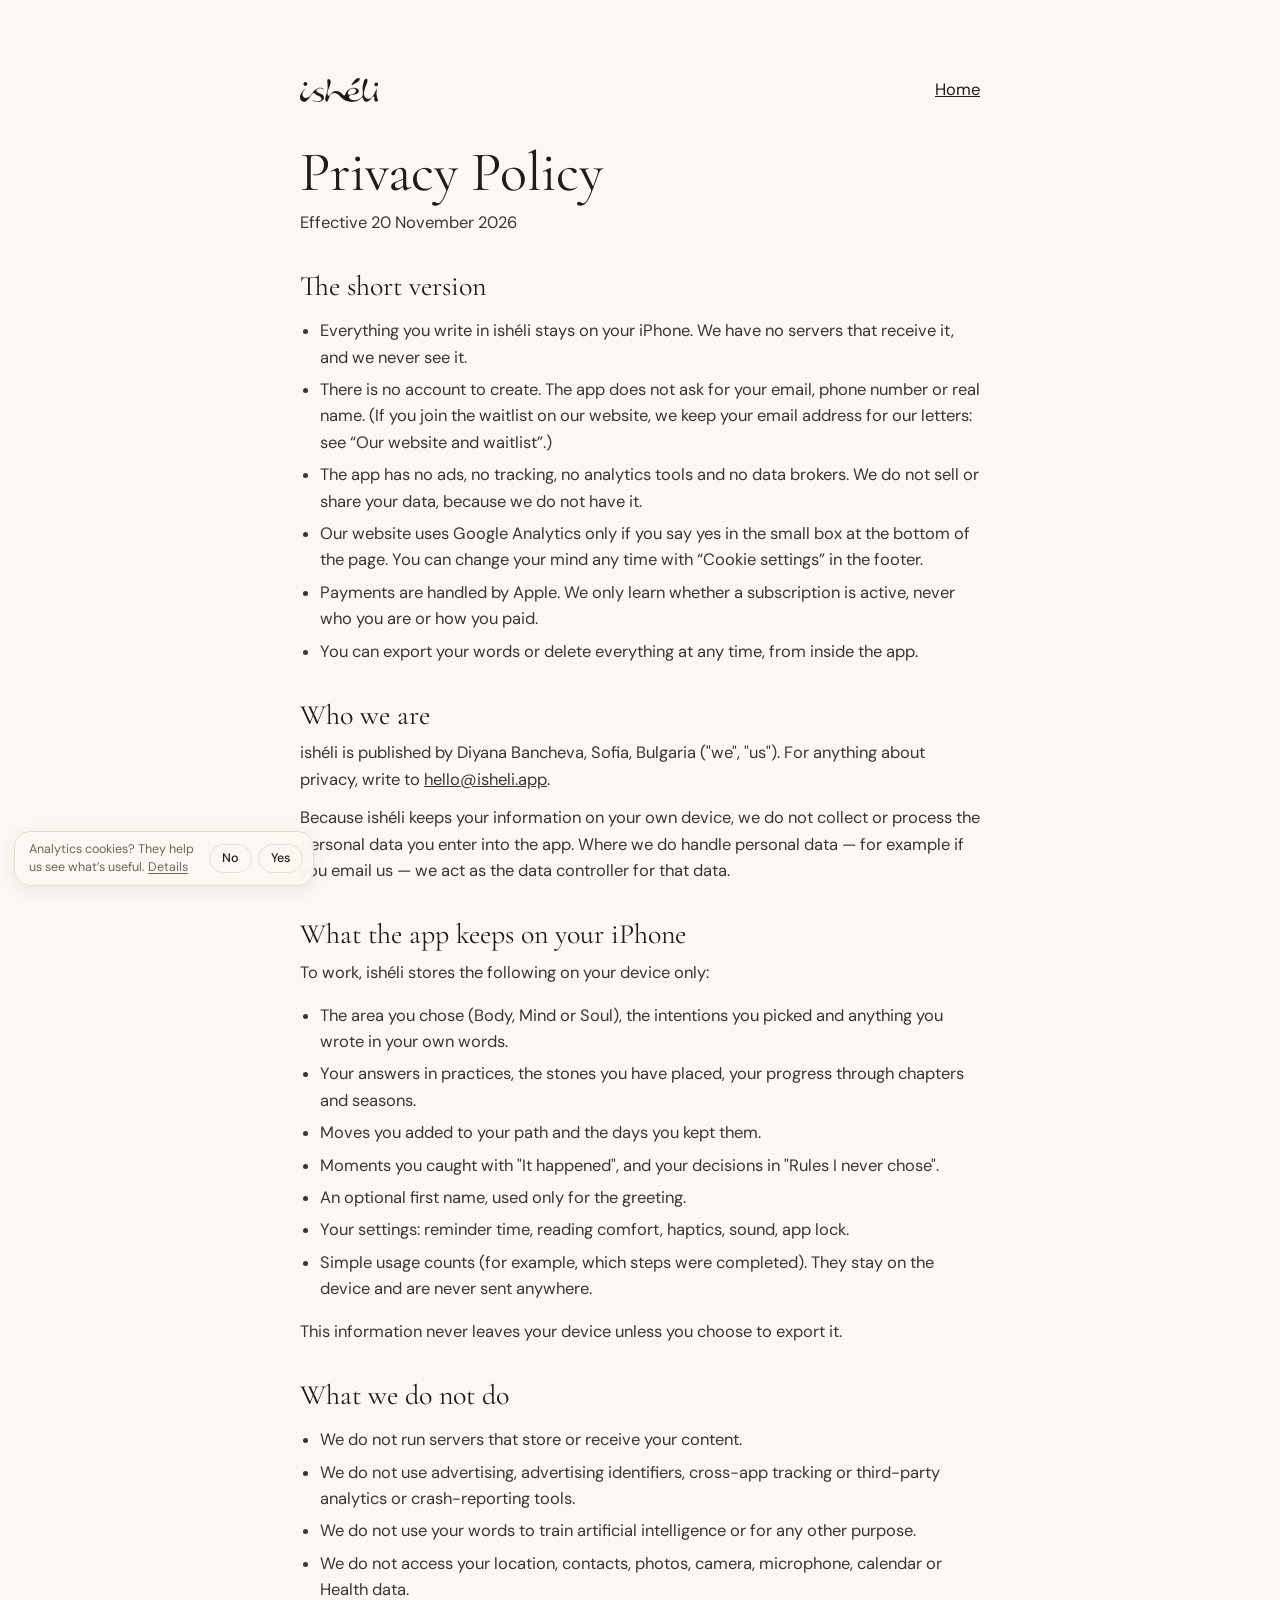
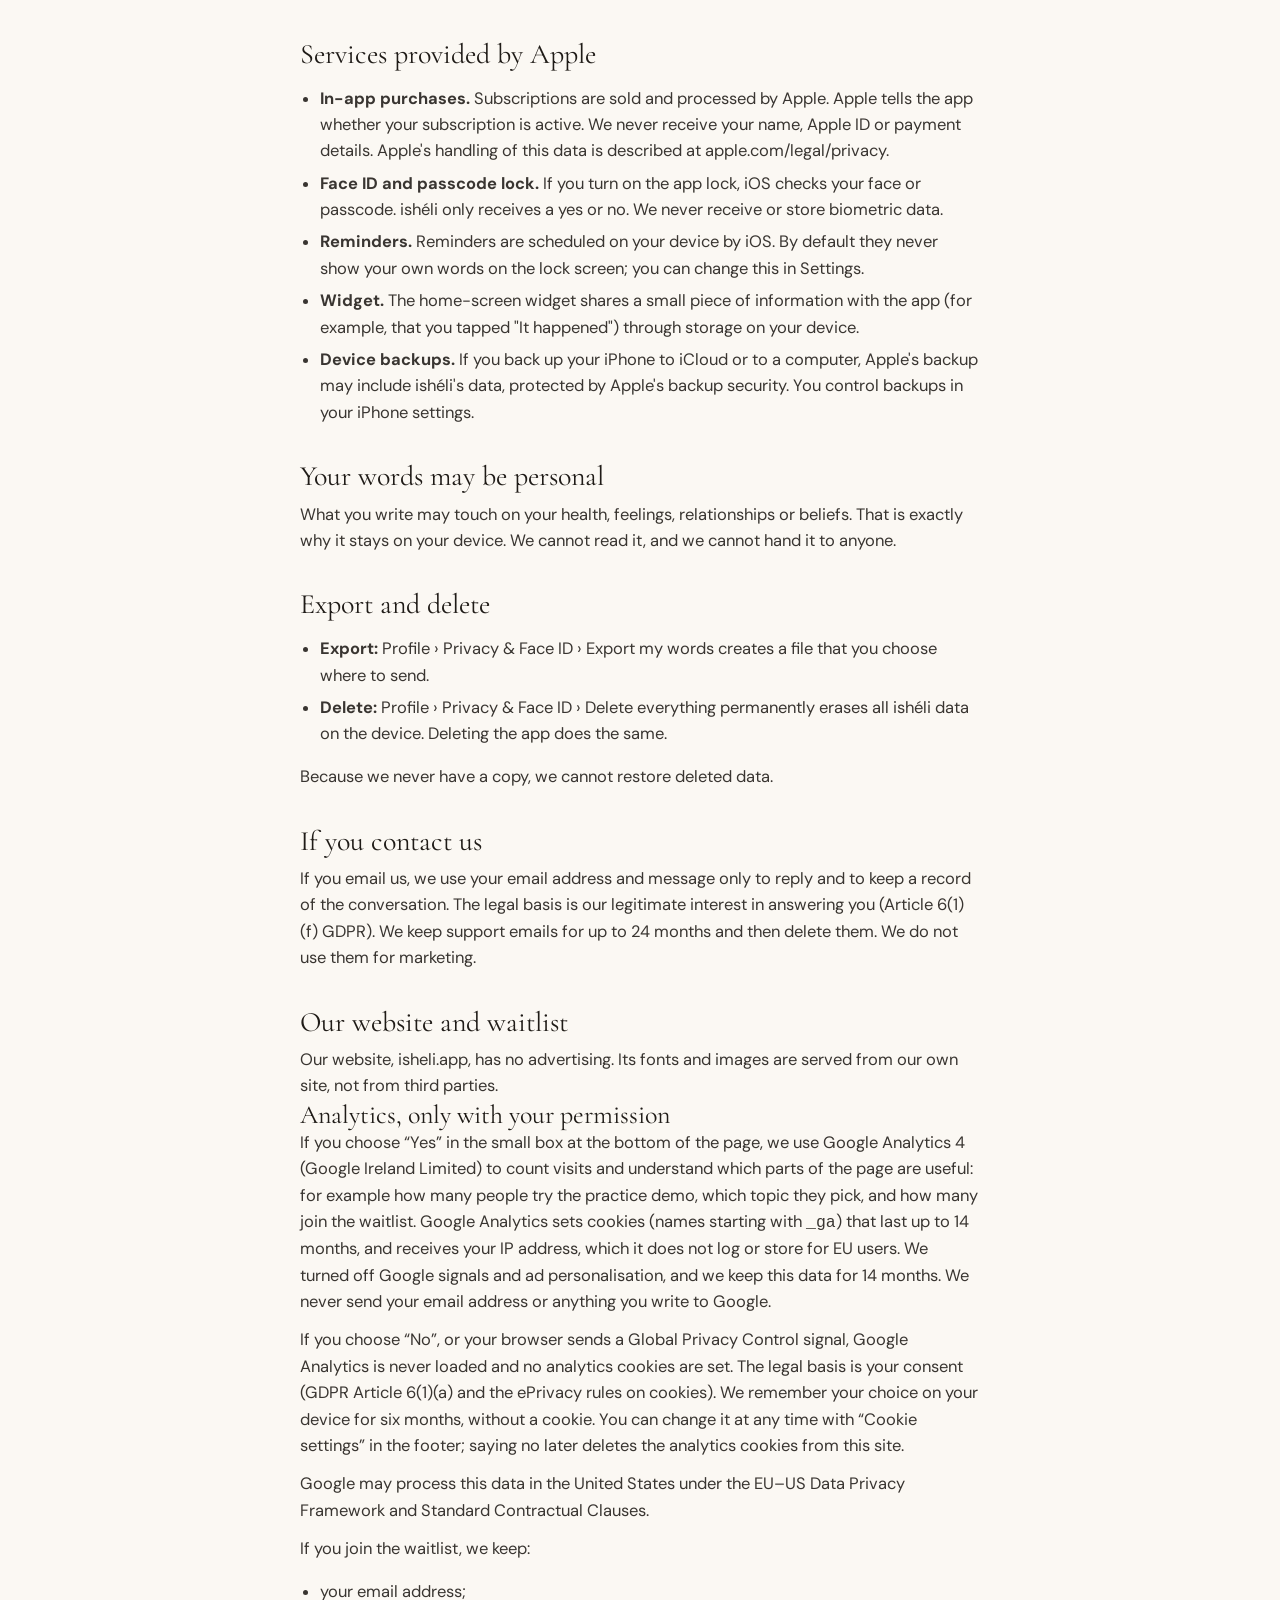
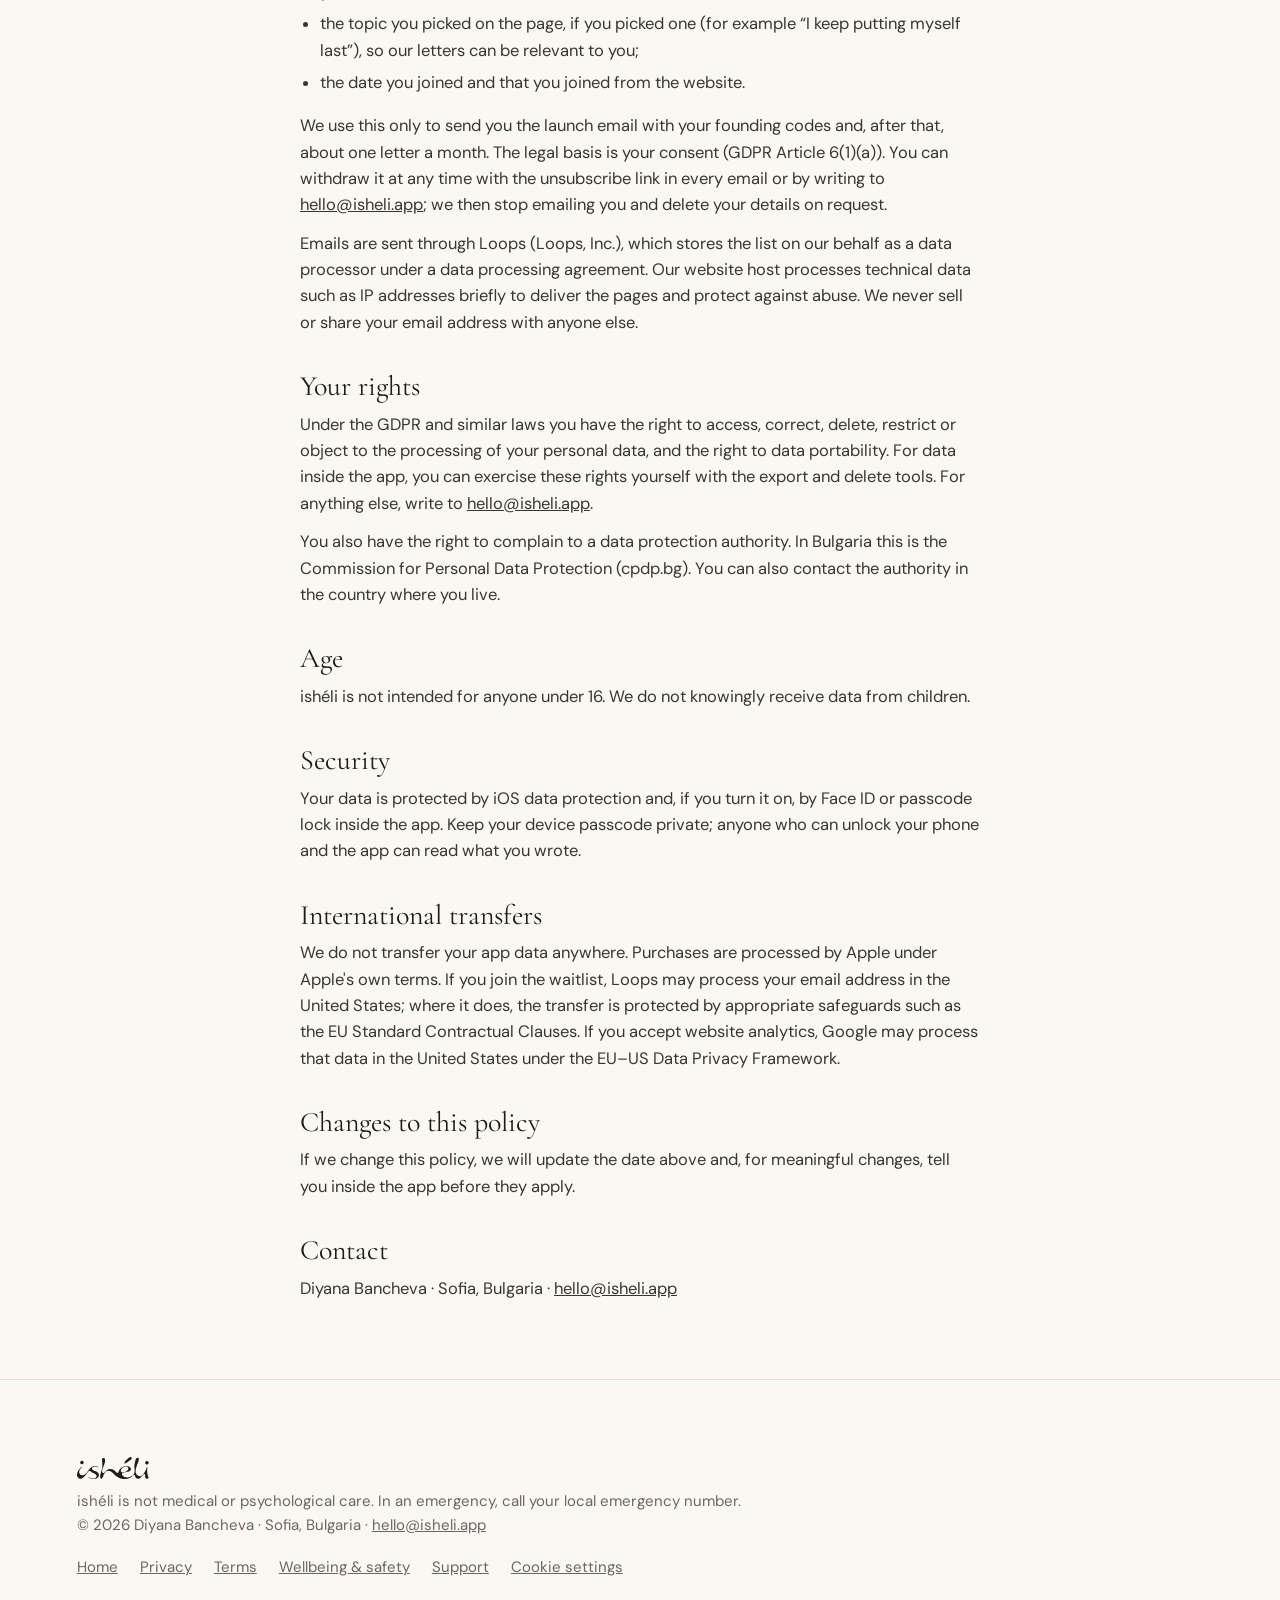
<file: privacy.html>
<!DOCTYPE html><html lang="en"><head><meta charset="utf-8">
<meta name="viewport" content="width=device-width,initial-scale=1">
<title>Privacy Policy — ishéli</title><meta name="description" content="ishéli Privacy Policy">
<link rel="icon" href="assets/favicon.png"><link rel="apple-touch-icon" href="assets/icon.png">
<meta property="og:title" content="Privacy Policy — ishéli"><meta property="og:description" content="ishéli Privacy Policy"><meta property="og:image" content="https://isheli.app/assets/hero.jpg"><meta property="og:url" content="https://isheli.app/privacy.html"><link rel="canonical" href="https://isheli.app/privacy.html">
<link rel="preload" href="assets/fonts/CormorantGaramond.woff2" as="font" type="font/woff2" crossorigin><link rel="preload" href="assets/fonts/DMSans.woff2" as="font" type="font/woff2" crossorigin><link rel="stylesheet" href="assets/site.css"><script src="assets/consent.js" defer></script>
</head><body>
<main class="doc"><header><a href="index.html" aria-label="ishéli home"><svg class="wm" role="img" aria-label="ishéli" viewBox="0 0 636.12 195.147" fill="none" xmlns="http://www.w3.org/2000/svg">
<g id="ISHELI_FINAL_A_NEW_ERA_OF_ME_small">
<path id="Vector" d="M193.665 90.3365C192.832 88.1487 187.184 85.402 181.517 83.4983C168.489 79.1035 155.367 79.113 144.023 83.0057C123.313 90.1092 108.554 110.151 93.9939 129.254C84.4573 141.747 75.0153 153.833 61.2402 159.307C53.5957 162.338 44.6268 163.342 37.1054 160.254C28.6852 156.797 22.0909 148.197 20.1609 138.953C18.2782 129.927 20.8421 120.266 24.6359 112.841C26.178 109.819 27.9283 107.167 30.3503 103.975C36.2161 96.2278 46.027 85.2789 44.6646 85.2789C43.2266 85.2694 29.461 97.3548 22.3463 105.718C19.9527 108.531 18.316 110.927 16.6887 113.343C14.2383 116.98 11.8258 120.673 9.60249 124.746C1.39987 139.796 -4.11583 160.103 3.93541 175.399C9.70657 186.367 22.441 194.749 34.532 193.508C42.4224 192.694 50.0384 187.778 56.5949 182.228C68.175 172.425 76.4628 160.652 84.5424 148.671C87.8916 143.689 91.2124 138.678 95.3657 133.337C99.6042 127.881 104.713 122.085 109.585 121.251C116.861 120.01 123.597 129.804 131.052 135.363C134.931 138.252 139.009 139.995 143.247 141.776C150.277 144.731 157.779 147.799 164.184 153.179C170.788 158.72 176.228 166.723 174.289 173.95C173.125 178.288 169.293 182.351 165.083 185.287C154.222 192.845 140.759 192.892 128.365 188.914C120.229 186.31 112.556 181.963 105.252 180.343C102.897 179.822 100.579 179.576 100.162 180.286C99.9353 180.684 100.295 181.356 101.071 182.038C103.01 183.724 107.58 185.448 111.44 187.02C118.365 189.843 123.001 192.173 128.678 193.574C149.813 198.774 185.386 191.14 193.069 169.763C196.919 159.051 193.769 144.882 184.1 136.86C176.853 130.846 165.944 128.279 158.186 124.746C154.478 123.051 151.488 121.147 147.552 118.855C142.812 116.108 136.719 112.812 134.364 108.588C130.967 102.469 135.414 94.4188 141.535 89.6736C151.412 82.0113 165.651 82.9773 177.449 87.0973C180.769 88.2623 183.901 89.6736 187.156 90.7439C189.502 91.511 191.914 92.1077 193.021 91.7762C193.731 91.5678 193.911 90.9711 193.665 90.3365ZM618.299 36.4445C609.585 37.8652 602.934 50.0738 605.64 58.0108C608.176 65.4647 618.961 69.1586 626.587 66.0236C633.654 63.1159 638.016 54.3548 635.31 47.0714C632.916 40.6308 624.997 35.3458 618.299 36.4445ZM41.2871 33.5178C35.3362 34.5407 29.9718 40.091 28.4865 45.878C26.6605 53.0099 30.7193 60.5018 37.3514 63.0212C41.9494 64.7544 47.7773 64.1008 52.0915 61.3731C57.768 57.7929 60.8239 50.6136 58.8276 44.4572C56.6611 37.761 48.5436 32.2771 41.2871 33.5178ZM622.641 89.361C622.339 88.7264 621.96 88.2529 621.506 88.3855C620.995 88.537 620.39 89.4747 619.832 90.7439C618.763 93.1591 617.835 96.7677 616.776 100.092C613.881 109.147 609.964 116.07 606.047 123.117C601.913 130.552 597.788 138.129 592.357 145.649C584.438 156.646 573.747 167.547 561.505 169.744C548.969 171.989 534.806 165.122 527.389 154.107C519.092 141.775 519.262 124.235 521.769 109.743C523.065 102.261 524.986 95.5837 527.086 88.4423C529.13 81.4714 531.344 74.0458 534.002 67.0275C539.414 52.6879 546.633 40.0057 548.667 24.2169C549.442 18.1363 549.452 11.6011 544.892 8.74071C542.498 7.23476 538.846 6.74227 535.724 7.22531C526.755 8.59866 522.063 17.9658 519.092 26.6416C515.894 36.0088 514.692 44.5615 512.942 53.7866C511.324 62.3013 509.234 71.3843 508.798 80.4958C508.013 96.7771 512.488 113.153 511.655 128.79C511.164 138.044 508.817 147.032 503.585 154.429C497.653 162.811 488.032 169.138 478.088 173.704C458.646 182.626 437.974 184.776 418.617 176.1C409.582 172.046 400.84 165.643 399.184 156.257C398.295 151.218 399.449 145.327 403.205 142.42C405.23 140.857 408.011 140.156 410.783 139.502C421.455 136.983 432.118 135.041 442.212 133.384C448.608 132.333 454.786 131.395 461.059 128.364C469.668 124.216 478.457 116.155 479.261 107.963C480.009 100.357 473.869 92.657 466.64 87.6088C448.504 74.9645 423.546 79.0846 404.047 89.1526C390.281 96.2467 379.241 106.305 372.646 121.308C368.531 130.685 366.147 141.984 359.997 141.652C353.63 141.311 343.232 128.535 335.049 121.261C330.924 117.605 327.357 115.341 323.251 113.257C313.307 108.199 300.185 104.174 288.283 105.908C281.831 106.855 275.729 109.488 270.317 112.822C262.029 117.927 255.35 124.642 247.866 133.337C243.779 138.082 239.455 143.414 234.99 143.48C231.187 143.547 227.289 139.787 225.103 135.524C220.969 127.455 223.012 117.586 225.538 108.9C227.487 102.157 229.73 96.1235 232.189 89.9577C237.686 76.1484 244.309 61.6762 247.431 47.204C248.86 40.574 249.56 33.9535 249.011 26.6511C248.566 20.6462 247.27 14.1963 242.161 11.3359C238.027 9.03437 231.414 9.08172 227.478 10.976C221.215 13.9974 221.707 21.6976 222.274 29.3978C224.28 56.2397 227.289 83.1193 221.026 108.162C219.408 114.631 217.175 120.976 215.283 127.048C213.003 134.369 211.234 141.292 209.171 149.381C205.727 162.859 201.441 179.585 210.297 188.801C212.87 191.472 216.551 193.508 219.54 192.116C222.473 190.742 224.753 186.064 226.608 182.095C230.089 174.67 232.104 169.716 234.725 163.683C240.146 151.181 248.188 134.019 259.976 126.243C272.133 118.22 288.264 120.152 301.547 127.569C320.961 138.404 334.292 160.946 352.438 173.789C357.812 177.596 363.602 180.542 369.59 183.146C390.792 192.353 414.322 197.117 437.482 194.133C450.964 192.4 464.323 188.043 475.581 181.309C480.576 178.326 485.165 174.869 490.378 170.635C498.335 164.194 507.748 155.954 511.901 160.197C514.759 163.124 515.118 171.98 517.786 178.505C522.337 189.644 533.614 193.991 544.088 192.277C551.041 191.14 557.636 187.323 563.482 182.995C570.219 178.003 575.952 172.33 580.928 165.16C584.192 160.453 587.135 155.111 591.78 152.27C594.883 150.366 598.753 149.58 601.071 150.574C606.104 152.724 603.852 163.219 604.533 172.671C605.281 183.071 609.567 192.201 618.148 193.139C624.051 193.792 631.979 190.553 633.957 185.922C635.594 182.114 633.2 177.369 631.346 172.595C628.678 165.7 627.107 158.758 625.66 152.222C624.165 145.469 622.802 139.152 622.537 131.329C622.045 116.231 625.678 95.5458 622.641 89.361ZM452.988 93.1212C457.605 99.8743 455.391 111.353 449.299 118.58C445.94 122.568 441.399 125.257 436.716 127.587C429.752 131.044 422.486 133.715 414.454 135.363C406.299 137.04 397.368 137.684 392.807 133.412C388.446 129.311 388.105 120.702 390.641 113.267C393.035 106.229 398.002 100.253 403.489 95.6405C409.232 90.8196 415.533 87.4951 423.234 86.027C434.133 83.9433 447.832 85.5725 452.988 93.1212ZM483.452 2.34753C480.113 -1.89564 471.74 0.330168 464.937 3.38942C452.44 8.987 445.211 17.3786 436.498 27.4372C430.244 34.6544 423.224 42.7429 420.377 50.8031C419.061 54.5064 418.636 58.2002 421.237 58.3139C422.344 58.3517 424 57.7551 425.646 57.0921C434.464 53.5498 442.979 48.3879 450.841 43.4249C457.605 39.1438 463.887 35.0143 470.614 29.7388C476.915 24.7852 483.623 18.8278 484.947 11.2791C485.524 7.99252 485.08 4.41229 483.452 2.34753Z" fill-rule="evenodd" clip-rule="evenodd" fill="currentColor"/>
</g>
</svg>
</a><a href="index.html">Home</a></header>
<h1>Privacy Policy</h1>
<p>Effective 20 November 2026</p>
<h2>The short version</h2>
<ul>
<li>Everything you write in ishéli stays on your iPhone. We have no servers that receive it, and we never see it.</li>
<li>There is no account to create. The app does not ask for your email, phone number or real name. (If you join the waitlist on our website, we keep your email address for our letters: see “Our website and waitlist”.)</li>
<li>The app has no ads, no tracking, no analytics tools and no data brokers. We do not sell or share your data, because we do not have it.</li>
<li>Our website uses Google Analytics only if you say yes in the small box at the bottom of the page. You can change your mind any time with “Cookie settings” in the footer.</li>
<li>Payments are handled by Apple. We only learn whether a subscription is active, never who you are or how you paid.</li>
<li>You can export your words or delete everything at any time, from inside the app.</li>
</ul>
<h2>Who we are</h2>
<p>ishéli is published by Diyana Bancheva, Sofia, Bulgaria ("we", "us"). For anything about privacy, write to <a href="mailto:hello@isheli.app">hello@isheli.app</a>.</p>
<p>Because ishéli keeps your information on your own device, we do not collect or process the personal data you enter into the app. Where we do handle personal data — for example if you email us — we act as the data controller for that data.</p>
<h2>What the app keeps on your iPhone</h2>
<p>To work, ishéli stores the following on your device only:</p>
<ul>
<li>The area you chose (Body, Mind or Soul), the intentions you picked and anything you wrote in your own words.</li>
<li>Your answers in practices, the stones you have placed, your progress through chapters and seasons.</li>
<li>Moves you added to your path and the days you kept them.</li>
<li>Moments you caught with "It happened", and your decisions in "Rules I never chose".</li>
<li>An optional first name, used only for the greeting.</li>
<li>Your settings: reminder time, reading comfort, haptics, sound, app lock.</li>
<li>Simple usage counts (for example, which steps were completed). They stay on the device and are never sent anywhere.</li>
</ul>
<p>This information never leaves your device unless you choose to export it.</p>
<h2>What we do not do</h2>
<ul>
<li>We do not run servers that store or receive your content.</li>
<li>We do not use advertising, advertising identifiers, cross-app tracking or third-party analytics or crash-reporting tools.</li>
<li>We do not use your words to train artificial intelligence or for any other purpose.</li>
<li>We do not access your location, contacts, photos, camera, microphone, calendar or Health data.</li>
</ul>
<h2>Services provided by Apple</h2>
<ul>
<li><strong>In-app purchases.</strong> Subscriptions are sold and processed by Apple. Apple tells the app whether your subscription is active. We never receive your name, Apple ID or payment details. Apple's handling of this data is described at apple.com/legal/privacy.</li>
<li><strong>Face ID and passcode lock.</strong> If you turn on the app lock, iOS checks your face or passcode. ishéli only receives a yes or no. We never receive or store biometric data.</li>
<li><strong>Reminders.</strong> Reminders are scheduled on your device by iOS. By default they never show your own words on the lock screen; you can change this in Settings.</li>
<li><strong>Widget.</strong> The home-screen widget shares a small piece of information with the app (for example, that you tapped "It happened") through storage on your device.</li>
<li><strong>Device backups.</strong> If you back up your iPhone to iCloud or to a computer, Apple's backup may include ishéli's data, protected by Apple's backup security. You control backups in your iPhone settings.</li>
</ul>
<h2>Your words may be personal</h2>
<p>What you write may touch on your health, feelings, relationships or beliefs. That is exactly why it stays on your device. We cannot read it, and we cannot hand it to anyone.</p>
<h2>Export and delete</h2>
<ul>
<li><strong>Export:</strong> Profile › Privacy &amp; Face ID › Export my words creates a file that you choose where to send.</li>
<li><strong>Delete:</strong> Profile › Privacy &amp; Face ID › Delete everything permanently erases all ishéli data on the device. Deleting the app does the same.</li>
</ul>
<p>Because we never have a copy, we cannot restore deleted data.</p>
<h2>If you contact us</h2>
<p>If you email us, we use your email address and message only to reply and to keep a record of the conversation. The legal basis is our legitimate interest in answering you (Article 6(1)(f) GDPR). We keep support emails for up to 24 months and then delete them. We do not use them for marketing.</p>
<h2 id="our-website-and-waitlist">Our website and waitlist</h2>
<p>Our website, isheli.app, has no advertising. Its fonts and images are served from our own site, not from third parties.</p>
<h3>Analytics, only with your permission</h3>
<p>If you choose “Yes” in the small box at the bottom of the page, we use Google Analytics 4 (Google Ireland Limited) to count visits and understand which parts of the page are useful: for example how many people try the practice demo, which topic they pick, and how many join the waitlist. Google Analytics sets cookies (names starting with <code>_ga</code>) that last up to 14 months, and receives your IP address, which it does not log or store for EU users. We turned off Google signals and ad personalisation, and we keep this data for 14 months. We never send your email address or anything you write to Google.</p>
<p>If you choose “No”, or your browser sends a Global Privacy Control signal, Google Analytics is never loaded and no analytics cookies are set. The legal basis is your consent (GDPR Article 6(1)(a) and the ePrivacy rules on cookies). We remember your choice on your device for six months, without a cookie. You can change it at any time with “Cookie settings” in the footer; saying no later deletes the analytics cookies from this site.</p>
<p>Google may process this data in the United States under the EU–US Data Privacy Framework and Standard Contractual Clauses.</p>
<p>If you join the waitlist, we keep:</p>
<ul><li>your email address;</li><li>the topic you picked on the page, if you picked one (for example “I keep putting myself last”), so our letters can be relevant to you;</li><li>the date you joined and that you joined from the website.</li></ul>
<p>We use this only to send you the launch email with your founding codes and, after that, about one letter a month. The legal basis is your consent (GDPR Article 6(1)(a)). You can withdraw it at any time with the unsubscribe link in every email or by writing to <a href="mailto:hello@isheli.app">hello@isheli.app</a>; we then stop emailing you and delete your details on request.</p>
<p>Emails are sent through Loops (Loops, Inc.), which stores the list on our behalf as a data processor under a data processing agreement. Our website host processes technical data such as IP addresses briefly to deliver the pages and protect against abuse. We never sell or share your email address with anyone else.</p>
<h2>Your rights</h2>
<p>Under the GDPR and similar laws you have the right to access, correct, delete, restrict or object to the processing of your personal data, and the right to data portability. For data inside the app, you can exercise these rights yourself with the export and delete tools. For anything else, write to <a href="mailto:hello@isheli.app">hello@isheli.app</a>.</p>
<p>You also have the right to complain to a data protection authority. In Bulgaria this is the Commission for Personal Data Protection (cpdp.bg). You can also contact the authority in the country where you live.</p>
<h2>Age</h2>
<p>ishéli is not intended for anyone under 16. We do not knowingly receive data from children.</p>
<h2>Security</h2>
<p>Your data is protected by iOS data protection and, if you turn it on, by Face ID or passcode lock inside the app. Keep your device passcode private; anyone who can unlock your phone and the app can read what you wrote.</p>
<h2>International transfers</h2>
<p>We do not transfer your app data anywhere. Purchases are processed by Apple under Apple's own terms. If you join the waitlist, Loops may process your email address in the United States; where it does, the transfer is protected by appropriate safeguards such as the EU Standard Contractual Clauses. If you accept website analytics, Google may process that data in the United States under the EU–US Data Privacy Framework.</p>
<h2>Changes to this policy</h2>
<p>If we change this policy, we will update the date above and, for meaningful changes, tell you inside the app before they apply.</p>
<h2>Contact</h2>
<p>Diyana Bancheva · Sofia, Bulgaria · <a href="mailto:hello@isheli.app">hello@isheli.app</a></p></main><footer class="band"><div class="wrap">
<div><svg class="wm" role="img" aria-label="ishéli" viewBox="0 0 636.12 195.147" fill="none" xmlns="http://www.w3.org/2000/svg">
<g id="ISHELI_FINAL_A_NEW_ERA_OF_ME_small">
<path id="Vector" d="M193.665 90.3365C192.832 88.1487 187.184 85.402 181.517 83.4983C168.489 79.1035 155.367 79.113 144.023 83.0057C123.313 90.1092 108.554 110.151 93.9939 129.254C84.4573 141.747 75.0153 153.833 61.2402 159.307C53.5957 162.338 44.6268 163.342 37.1054 160.254C28.6852 156.797 22.0909 148.197 20.1609 138.953C18.2782 129.927 20.8421 120.266 24.6359 112.841C26.178 109.819 27.9283 107.167 30.3503 103.975C36.2161 96.2278 46.027 85.2789 44.6646 85.2789C43.2266 85.2694 29.461 97.3548 22.3463 105.718C19.9527 108.531 18.316 110.927 16.6887 113.343C14.2383 116.98 11.8258 120.673 9.60249 124.746C1.39987 139.796 -4.11583 160.103 3.93541 175.399C9.70657 186.367 22.441 194.749 34.532 193.508C42.4224 192.694 50.0384 187.778 56.5949 182.228C68.175 172.425 76.4628 160.652 84.5424 148.671C87.8916 143.689 91.2124 138.678 95.3657 133.337C99.6042 127.881 104.713 122.085 109.585 121.251C116.861 120.01 123.597 129.804 131.052 135.363C134.931 138.252 139.009 139.995 143.247 141.776C150.277 144.731 157.779 147.799 164.184 153.179C170.788 158.72 176.228 166.723 174.289 173.95C173.125 178.288 169.293 182.351 165.083 185.287C154.222 192.845 140.759 192.892 128.365 188.914C120.229 186.31 112.556 181.963 105.252 180.343C102.897 179.822 100.579 179.576 100.162 180.286C99.9353 180.684 100.295 181.356 101.071 182.038C103.01 183.724 107.58 185.448 111.44 187.02C118.365 189.843 123.001 192.173 128.678 193.574C149.813 198.774 185.386 191.14 193.069 169.763C196.919 159.051 193.769 144.882 184.1 136.86C176.853 130.846 165.944 128.279 158.186 124.746C154.478 123.051 151.488 121.147 147.552 118.855C142.812 116.108 136.719 112.812 134.364 108.588C130.967 102.469 135.414 94.4188 141.535 89.6736C151.412 82.0113 165.651 82.9773 177.449 87.0973C180.769 88.2623 183.901 89.6736 187.156 90.7439C189.502 91.511 191.914 92.1077 193.021 91.7762C193.731 91.5678 193.911 90.9711 193.665 90.3365ZM618.299 36.4445C609.585 37.8652 602.934 50.0738 605.64 58.0108C608.176 65.4647 618.961 69.1586 626.587 66.0236C633.654 63.1159 638.016 54.3548 635.31 47.0714C632.916 40.6308 624.997 35.3458 618.299 36.4445ZM41.2871 33.5178C35.3362 34.5407 29.9718 40.091 28.4865 45.878C26.6605 53.0099 30.7193 60.5018 37.3514 63.0212C41.9494 64.7544 47.7773 64.1008 52.0915 61.3731C57.768 57.7929 60.8239 50.6136 58.8276 44.4572C56.6611 37.761 48.5436 32.2771 41.2871 33.5178ZM622.641 89.361C622.339 88.7264 621.96 88.2529 621.506 88.3855C620.995 88.537 620.39 89.4747 619.832 90.7439C618.763 93.1591 617.835 96.7677 616.776 100.092C613.881 109.147 609.964 116.07 606.047 123.117C601.913 130.552 597.788 138.129 592.357 145.649C584.438 156.646 573.747 167.547 561.505 169.744C548.969 171.989 534.806 165.122 527.389 154.107C519.092 141.775 519.262 124.235 521.769 109.743C523.065 102.261 524.986 95.5837 527.086 88.4423C529.13 81.4714 531.344 74.0458 534.002 67.0275C539.414 52.6879 546.633 40.0057 548.667 24.2169C549.442 18.1363 549.452 11.6011 544.892 8.74071C542.498 7.23476 538.846 6.74227 535.724 7.22531C526.755 8.59866 522.063 17.9658 519.092 26.6416C515.894 36.0088 514.692 44.5615 512.942 53.7866C511.324 62.3013 509.234 71.3843 508.798 80.4958C508.013 96.7771 512.488 113.153 511.655 128.79C511.164 138.044 508.817 147.032 503.585 154.429C497.653 162.811 488.032 169.138 478.088 173.704C458.646 182.626 437.974 184.776 418.617 176.1C409.582 172.046 400.84 165.643 399.184 156.257C398.295 151.218 399.449 145.327 403.205 142.42C405.23 140.857 408.011 140.156 410.783 139.502C421.455 136.983 432.118 135.041 442.212 133.384C448.608 132.333 454.786 131.395 461.059 128.364C469.668 124.216 478.457 116.155 479.261 107.963C480.009 100.357 473.869 92.657 466.64 87.6088C448.504 74.9645 423.546 79.0846 404.047 89.1526C390.281 96.2467 379.241 106.305 372.646 121.308C368.531 130.685 366.147 141.984 359.997 141.652C353.63 141.311 343.232 128.535 335.049 121.261C330.924 117.605 327.357 115.341 323.251 113.257C313.307 108.199 300.185 104.174 288.283 105.908C281.831 106.855 275.729 109.488 270.317 112.822C262.029 117.927 255.35 124.642 247.866 133.337C243.779 138.082 239.455 143.414 234.99 143.48C231.187 143.547 227.289 139.787 225.103 135.524C220.969 127.455 223.012 117.586 225.538 108.9C227.487 102.157 229.73 96.1235 232.189 89.9577C237.686 76.1484 244.309 61.6762 247.431 47.204C248.86 40.574 249.56 33.9535 249.011 26.6511C248.566 20.6462 247.27 14.1963 242.161 11.3359C238.027 9.03437 231.414 9.08172 227.478 10.976C221.215 13.9974 221.707 21.6976 222.274 29.3978C224.28 56.2397 227.289 83.1193 221.026 108.162C219.408 114.631 217.175 120.976 215.283 127.048C213.003 134.369 211.234 141.292 209.171 149.381C205.727 162.859 201.441 179.585 210.297 188.801C212.87 191.472 216.551 193.508 219.54 192.116C222.473 190.742 224.753 186.064 226.608 182.095C230.089 174.67 232.104 169.716 234.725 163.683C240.146 151.181 248.188 134.019 259.976 126.243C272.133 118.22 288.264 120.152 301.547 127.569C320.961 138.404 334.292 160.946 352.438 173.789C357.812 177.596 363.602 180.542 369.59 183.146C390.792 192.353 414.322 197.117 437.482 194.133C450.964 192.4 464.323 188.043 475.581 181.309C480.576 178.326 485.165 174.869 490.378 170.635C498.335 164.194 507.748 155.954 511.901 160.197C514.759 163.124 515.118 171.98 517.786 178.505C522.337 189.644 533.614 193.991 544.088 192.277C551.041 191.14 557.636 187.323 563.482 182.995C570.219 178.003 575.952 172.33 580.928 165.16C584.192 160.453 587.135 155.111 591.78 152.27C594.883 150.366 598.753 149.58 601.071 150.574C606.104 152.724 603.852 163.219 604.533 172.671C605.281 183.071 609.567 192.201 618.148 193.139C624.051 193.792 631.979 190.553 633.957 185.922C635.594 182.114 633.2 177.369 631.346 172.595C628.678 165.7 627.107 158.758 625.66 152.222C624.165 145.469 622.802 139.152 622.537 131.329C622.045 116.231 625.678 95.5458 622.641 89.361ZM452.988 93.1212C457.605 99.8743 455.391 111.353 449.299 118.58C445.94 122.568 441.399 125.257 436.716 127.587C429.752 131.044 422.486 133.715 414.454 135.363C406.299 137.04 397.368 137.684 392.807 133.412C388.446 129.311 388.105 120.702 390.641 113.267C393.035 106.229 398.002 100.253 403.489 95.6405C409.232 90.8196 415.533 87.4951 423.234 86.027C434.133 83.9433 447.832 85.5725 452.988 93.1212ZM483.452 2.34753C480.113 -1.89564 471.74 0.330168 464.937 3.38942C452.44 8.987 445.211 17.3786 436.498 27.4372C430.244 34.6544 423.224 42.7429 420.377 50.8031C419.061 54.5064 418.636 58.2002 421.237 58.3139C422.344 58.3517 424 57.7551 425.646 57.0921C434.464 53.5498 442.979 48.3879 450.841 43.4249C457.605 39.1438 463.887 35.0143 470.614 29.7388C476.915 24.7852 483.623 18.8278 484.947 11.2791C485.524 7.99252 485.08 4.41229 483.452 2.34753Z" fill-rule="evenodd" clip-rule="evenodd" fill="currentColor"/>
</g>
</svg>
<p style="margin-top:10px">ishéli is not medical or psychological care. In an emergency, call your local emergency number.</p>
<p>© 2026 Diyana Bancheva · Sofia, Bulgaria · <a href="mailto:hello@isheli.app">hello@isheli.app</a></p></div>
<nav><a href="index.html">Home</a><a href="privacy.html">Privacy</a><a href="terms.html">Terms</a><a href="wellbeing.html">Wellbeing &amp; safety</a><a href="support.html">Support</a><a href="#" data-consent-settings>Cookie settings</a></nav>
</div></footer></body></html>
</file>
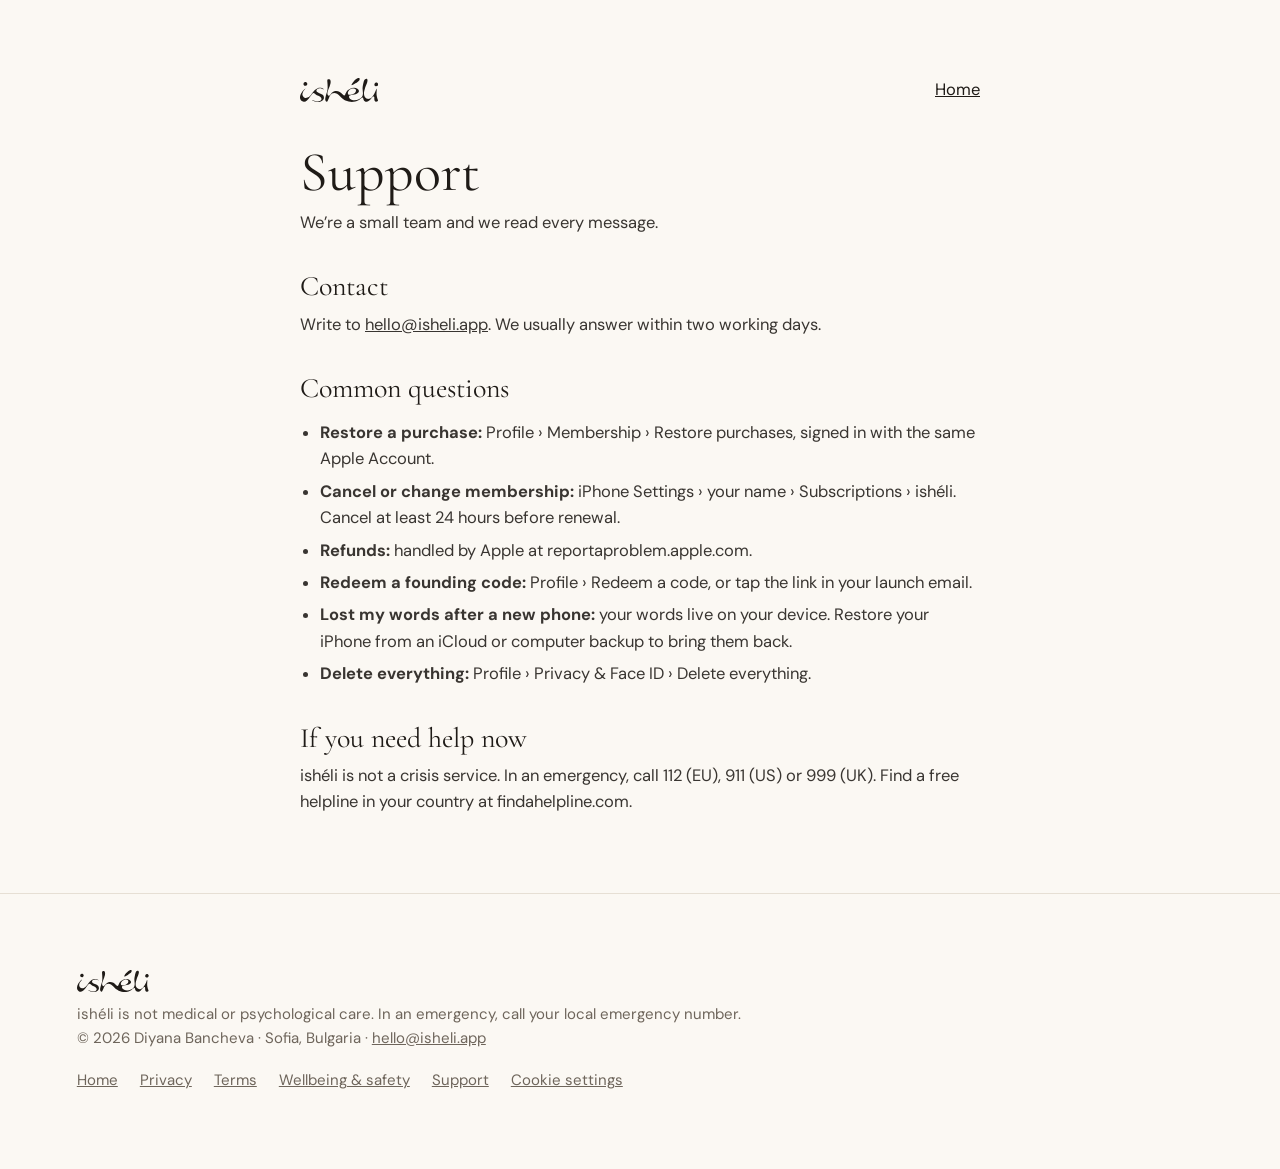
<file: support.html>
<!DOCTYPE html><html lang="en"><head><meta charset="utf-8">
<meta name="viewport" content="width=device-width,initial-scale=1">
<title>Support — ishéli</title><meta name="description" content="ishéli Support">
<link rel="icon" href="assets/favicon.png"><link rel="apple-touch-icon" href="assets/icon.png">
<meta property="og:title" content="Support — ishéli"><meta property="og:description" content="ishéli Support"><meta property="og:image" content="https://isheli.app/assets/hero.jpg"><meta property="og:url" content="https://isheli.app/support.html"><link rel="canonical" href="https://isheli.app/support.html">
<link rel="preload" href="assets/fonts/CormorantGaramond.woff2" as="font" type="font/woff2" crossorigin><link rel="preload" href="assets/fonts/DMSans.woff2" as="font" type="font/woff2" crossorigin><link rel="stylesheet" href="assets/site.css"><script src="assets/consent.js" defer></script>
</head><body>
<main class="doc"><header><a href="index.html" aria-label="ishéli home"><svg class="wm" role="img" aria-label="ishéli" viewBox="0 0 636.12 195.147" fill="none" xmlns="http://www.w3.org/2000/svg">
<g id="ISHELI_FINAL_A_NEW_ERA_OF_ME_small">
<path id="Vector" d="M193.665 90.3365C192.832 88.1487 187.184 85.402 181.517 83.4983C168.489 79.1035 155.367 79.113 144.023 83.0057C123.313 90.1092 108.554 110.151 93.9939 129.254C84.4573 141.747 75.0153 153.833 61.2402 159.307C53.5957 162.338 44.6268 163.342 37.1054 160.254C28.6852 156.797 22.0909 148.197 20.1609 138.953C18.2782 129.927 20.8421 120.266 24.6359 112.841C26.178 109.819 27.9283 107.167 30.3503 103.975C36.2161 96.2278 46.027 85.2789 44.6646 85.2789C43.2266 85.2694 29.461 97.3548 22.3463 105.718C19.9527 108.531 18.316 110.927 16.6887 113.343C14.2383 116.98 11.8258 120.673 9.60249 124.746C1.39987 139.796 -4.11583 160.103 3.93541 175.399C9.70657 186.367 22.441 194.749 34.532 193.508C42.4224 192.694 50.0384 187.778 56.5949 182.228C68.175 172.425 76.4628 160.652 84.5424 148.671C87.8916 143.689 91.2124 138.678 95.3657 133.337C99.6042 127.881 104.713 122.085 109.585 121.251C116.861 120.01 123.597 129.804 131.052 135.363C134.931 138.252 139.009 139.995 143.247 141.776C150.277 144.731 157.779 147.799 164.184 153.179C170.788 158.72 176.228 166.723 174.289 173.95C173.125 178.288 169.293 182.351 165.083 185.287C154.222 192.845 140.759 192.892 128.365 188.914C120.229 186.31 112.556 181.963 105.252 180.343C102.897 179.822 100.579 179.576 100.162 180.286C99.9353 180.684 100.295 181.356 101.071 182.038C103.01 183.724 107.58 185.448 111.44 187.02C118.365 189.843 123.001 192.173 128.678 193.574C149.813 198.774 185.386 191.14 193.069 169.763C196.919 159.051 193.769 144.882 184.1 136.86C176.853 130.846 165.944 128.279 158.186 124.746C154.478 123.051 151.488 121.147 147.552 118.855C142.812 116.108 136.719 112.812 134.364 108.588C130.967 102.469 135.414 94.4188 141.535 89.6736C151.412 82.0113 165.651 82.9773 177.449 87.0973C180.769 88.2623 183.901 89.6736 187.156 90.7439C189.502 91.511 191.914 92.1077 193.021 91.7762C193.731 91.5678 193.911 90.9711 193.665 90.3365ZM618.299 36.4445C609.585 37.8652 602.934 50.0738 605.64 58.0108C608.176 65.4647 618.961 69.1586 626.587 66.0236C633.654 63.1159 638.016 54.3548 635.31 47.0714C632.916 40.6308 624.997 35.3458 618.299 36.4445ZM41.2871 33.5178C35.3362 34.5407 29.9718 40.091 28.4865 45.878C26.6605 53.0099 30.7193 60.5018 37.3514 63.0212C41.9494 64.7544 47.7773 64.1008 52.0915 61.3731C57.768 57.7929 60.8239 50.6136 58.8276 44.4572C56.6611 37.761 48.5436 32.2771 41.2871 33.5178ZM622.641 89.361C622.339 88.7264 621.96 88.2529 621.506 88.3855C620.995 88.537 620.39 89.4747 619.832 90.7439C618.763 93.1591 617.835 96.7677 616.776 100.092C613.881 109.147 609.964 116.07 606.047 123.117C601.913 130.552 597.788 138.129 592.357 145.649C584.438 156.646 573.747 167.547 561.505 169.744C548.969 171.989 534.806 165.122 527.389 154.107C519.092 141.775 519.262 124.235 521.769 109.743C523.065 102.261 524.986 95.5837 527.086 88.4423C529.13 81.4714 531.344 74.0458 534.002 67.0275C539.414 52.6879 546.633 40.0057 548.667 24.2169C549.442 18.1363 549.452 11.6011 544.892 8.74071C542.498 7.23476 538.846 6.74227 535.724 7.22531C526.755 8.59866 522.063 17.9658 519.092 26.6416C515.894 36.0088 514.692 44.5615 512.942 53.7866C511.324 62.3013 509.234 71.3843 508.798 80.4958C508.013 96.7771 512.488 113.153 511.655 128.79C511.164 138.044 508.817 147.032 503.585 154.429C497.653 162.811 488.032 169.138 478.088 173.704C458.646 182.626 437.974 184.776 418.617 176.1C409.582 172.046 400.84 165.643 399.184 156.257C398.295 151.218 399.449 145.327 403.205 142.42C405.23 140.857 408.011 140.156 410.783 139.502C421.455 136.983 432.118 135.041 442.212 133.384C448.608 132.333 454.786 131.395 461.059 128.364C469.668 124.216 478.457 116.155 479.261 107.963C480.009 100.357 473.869 92.657 466.64 87.6088C448.504 74.9645 423.546 79.0846 404.047 89.1526C390.281 96.2467 379.241 106.305 372.646 121.308C368.531 130.685 366.147 141.984 359.997 141.652C353.63 141.311 343.232 128.535 335.049 121.261C330.924 117.605 327.357 115.341 323.251 113.257C313.307 108.199 300.185 104.174 288.283 105.908C281.831 106.855 275.729 109.488 270.317 112.822C262.029 117.927 255.35 124.642 247.866 133.337C243.779 138.082 239.455 143.414 234.99 143.48C231.187 143.547 227.289 139.787 225.103 135.524C220.969 127.455 223.012 117.586 225.538 108.9C227.487 102.157 229.73 96.1235 232.189 89.9577C237.686 76.1484 244.309 61.6762 247.431 47.204C248.86 40.574 249.56 33.9535 249.011 26.6511C248.566 20.6462 247.27 14.1963 242.161 11.3359C238.027 9.03437 231.414 9.08172 227.478 10.976C221.215 13.9974 221.707 21.6976 222.274 29.3978C224.28 56.2397 227.289 83.1193 221.026 108.162C219.408 114.631 217.175 120.976 215.283 127.048C213.003 134.369 211.234 141.292 209.171 149.381C205.727 162.859 201.441 179.585 210.297 188.801C212.87 191.472 216.551 193.508 219.54 192.116C222.473 190.742 224.753 186.064 226.608 182.095C230.089 174.67 232.104 169.716 234.725 163.683C240.146 151.181 248.188 134.019 259.976 126.243C272.133 118.22 288.264 120.152 301.547 127.569C320.961 138.404 334.292 160.946 352.438 173.789C357.812 177.596 363.602 180.542 369.59 183.146C390.792 192.353 414.322 197.117 437.482 194.133C450.964 192.4 464.323 188.043 475.581 181.309C480.576 178.326 485.165 174.869 490.378 170.635C498.335 164.194 507.748 155.954 511.901 160.197C514.759 163.124 515.118 171.98 517.786 178.505C522.337 189.644 533.614 193.991 544.088 192.277C551.041 191.14 557.636 187.323 563.482 182.995C570.219 178.003 575.952 172.33 580.928 165.16C584.192 160.453 587.135 155.111 591.78 152.27C594.883 150.366 598.753 149.58 601.071 150.574C606.104 152.724 603.852 163.219 604.533 172.671C605.281 183.071 609.567 192.201 618.148 193.139C624.051 193.792 631.979 190.553 633.957 185.922C635.594 182.114 633.2 177.369 631.346 172.595C628.678 165.7 627.107 158.758 625.66 152.222C624.165 145.469 622.802 139.152 622.537 131.329C622.045 116.231 625.678 95.5458 622.641 89.361ZM452.988 93.1212C457.605 99.8743 455.391 111.353 449.299 118.58C445.94 122.568 441.399 125.257 436.716 127.587C429.752 131.044 422.486 133.715 414.454 135.363C406.299 137.04 397.368 137.684 392.807 133.412C388.446 129.311 388.105 120.702 390.641 113.267C393.035 106.229 398.002 100.253 403.489 95.6405C409.232 90.8196 415.533 87.4951 423.234 86.027C434.133 83.9433 447.832 85.5725 452.988 93.1212ZM483.452 2.34753C480.113 -1.89564 471.74 0.330168 464.937 3.38942C452.44 8.987 445.211 17.3786 436.498 27.4372C430.244 34.6544 423.224 42.7429 420.377 50.8031C419.061 54.5064 418.636 58.2002 421.237 58.3139C422.344 58.3517 424 57.7551 425.646 57.0921C434.464 53.5498 442.979 48.3879 450.841 43.4249C457.605 39.1438 463.887 35.0143 470.614 29.7388C476.915 24.7852 483.623 18.8278 484.947 11.2791C485.524 7.99252 485.08 4.41229 483.452 2.34753Z" fill-rule="evenodd" clip-rule="evenodd" fill="currentColor"/>
</g>
</svg>
</a><a href="index.html">Home</a></header>
<h1>Support</h1>
<p>We’re a small team and we read every message.</p>
<h2>Contact</h2>
<p>Write to <a href="mailto:hello@isheli.app">hello@isheli.app</a>. We usually answer within two working days.</p>
<h2>Common questions</h2>
<ul>
<li><strong>Restore a purchase:</strong> Profile › Membership › Restore purchases, signed in with the same Apple Account.</li>
<li><strong>Cancel or change membership:</strong> iPhone Settings › your name › Subscriptions › ishéli. Cancel at least 24 hours before renewal.</li>
<li><strong>Refunds:</strong> handled by Apple at reportaproblem.apple.com.</li>
<li><strong>Redeem a founding code:</strong> Profile › Redeem a code, or tap the link in your launch email.</li>
<li><strong>Lost my words after a new phone:</strong> your words live on your device. Restore your iPhone from an iCloud or computer backup to bring them back.</li>
<li><strong>Delete everything:</strong> Profile › Privacy &amp; Face ID › Delete everything.</li>
</ul>
<h2>If you need help now</h2>
<p>ishéli is not a crisis service. In an emergency, call 112 (EU), 911 (US) or 999 (UK). Find a free helpline in your country at findahelpline.com.</p></main><footer class="band"><div class="wrap">
<div><svg class="wm" role="img" aria-label="ishéli" viewBox="0 0 636.12 195.147" fill="none" xmlns="http://www.w3.org/2000/svg">
<g id="ISHELI_FINAL_A_NEW_ERA_OF_ME_small">
<path id="Vector" d="M193.665 90.3365C192.832 88.1487 187.184 85.402 181.517 83.4983C168.489 79.1035 155.367 79.113 144.023 83.0057C123.313 90.1092 108.554 110.151 93.9939 129.254C84.4573 141.747 75.0153 153.833 61.2402 159.307C53.5957 162.338 44.6268 163.342 37.1054 160.254C28.6852 156.797 22.0909 148.197 20.1609 138.953C18.2782 129.927 20.8421 120.266 24.6359 112.841C26.178 109.819 27.9283 107.167 30.3503 103.975C36.2161 96.2278 46.027 85.2789 44.6646 85.2789C43.2266 85.2694 29.461 97.3548 22.3463 105.718C19.9527 108.531 18.316 110.927 16.6887 113.343C14.2383 116.98 11.8258 120.673 9.60249 124.746C1.39987 139.796 -4.11583 160.103 3.93541 175.399C9.70657 186.367 22.441 194.749 34.532 193.508C42.4224 192.694 50.0384 187.778 56.5949 182.228C68.175 172.425 76.4628 160.652 84.5424 148.671C87.8916 143.689 91.2124 138.678 95.3657 133.337C99.6042 127.881 104.713 122.085 109.585 121.251C116.861 120.01 123.597 129.804 131.052 135.363C134.931 138.252 139.009 139.995 143.247 141.776C150.277 144.731 157.779 147.799 164.184 153.179C170.788 158.72 176.228 166.723 174.289 173.95C173.125 178.288 169.293 182.351 165.083 185.287C154.222 192.845 140.759 192.892 128.365 188.914C120.229 186.31 112.556 181.963 105.252 180.343C102.897 179.822 100.579 179.576 100.162 180.286C99.9353 180.684 100.295 181.356 101.071 182.038C103.01 183.724 107.58 185.448 111.44 187.02C118.365 189.843 123.001 192.173 128.678 193.574C149.813 198.774 185.386 191.14 193.069 169.763C196.919 159.051 193.769 144.882 184.1 136.86C176.853 130.846 165.944 128.279 158.186 124.746C154.478 123.051 151.488 121.147 147.552 118.855C142.812 116.108 136.719 112.812 134.364 108.588C130.967 102.469 135.414 94.4188 141.535 89.6736C151.412 82.0113 165.651 82.9773 177.449 87.0973C180.769 88.2623 183.901 89.6736 187.156 90.7439C189.502 91.511 191.914 92.1077 193.021 91.7762C193.731 91.5678 193.911 90.9711 193.665 90.3365ZM618.299 36.4445C609.585 37.8652 602.934 50.0738 605.64 58.0108C608.176 65.4647 618.961 69.1586 626.587 66.0236C633.654 63.1159 638.016 54.3548 635.31 47.0714C632.916 40.6308 624.997 35.3458 618.299 36.4445ZM41.2871 33.5178C35.3362 34.5407 29.9718 40.091 28.4865 45.878C26.6605 53.0099 30.7193 60.5018 37.3514 63.0212C41.9494 64.7544 47.7773 64.1008 52.0915 61.3731C57.768 57.7929 60.8239 50.6136 58.8276 44.4572C56.6611 37.761 48.5436 32.2771 41.2871 33.5178ZM622.641 89.361C622.339 88.7264 621.96 88.2529 621.506 88.3855C620.995 88.537 620.39 89.4747 619.832 90.7439C618.763 93.1591 617.835 96.7677 616.776 100.092C613.881 109.147 609.964 116.07 606.047 123.117C601.913 130.552 597.788 138.129 592.357 145.649C584.438 156.646 573.747 167.547 561.505 169.744C548.969 171.989 534.806 165.122 527.389 154.107C519.092 141.775 519.262 124.235 521.769 109.743C523.065 102.261 524.986 95.5837 527.086 88.4423C529.13 81.4714 531.344 74.0458 534.002 67.0275C539.414 52.6879 546.633 40.0057 548.667 24.2169C549.442 18.1363 549.452 11.6011 544.892 8.74071C542.498 7.23476 538.846 6.74227 535.724 7.22531C526.755 8.59866 522.063 17.9658 519.092 26.6416C515.894 36.0088 514.692 44.5615 512.942 53.7866C511.324 62.3013 509.234 71.3843 508.798 80.4958C508.013 96.7771 512.488 113.153 511.655 128.79C511.164 138.044 508.817 147.032 503.585 154.429C497.653 162.811 488.032 169.138 478.088 173.704C458.646 182.626 437.974 184.776 418.617 176.1C409.582 172.046 400.84 165.643 399.184 156.257C398.295 151.218 399.449 145.327 403.205 142.42C405.23 140.857 408.011 140.156 410.783 139.502C421.455 136.983 432.118 135.041 442.212 133.384C448.608 132.333 454.786 131.395 461.059 128.364C469.668 124.216 478.457 116.155 479.261 107.963C480.009 100.357 473.869 92.657 466.64 87.6088C448.504 74.9645 423.546 79.0846 404.047 89.1526C390.281 96.2467 379.241 106.305 372.646 121.308C368.531 130.685 366.147 141.984 359.997 141.652C353.63 141.311 343.232 128.535 335.049 121.261C330.924 117.605 327.357 115.341 323.251 113.257C313.307 108.199 300.185 104.174 288.283 105.908C281.831 106.855 275.729 109.488 270.317 112.822C262.029 117.927 255.35 124.642 247.866 133.337C243.779 138.082 239.455 143.414 234.99 143.48C231.187 143.547 227.289 139.787 225.103 135.524C220.969 127.455 223.012 117.586 225.538 108.9C227.487 102.157 229.73 96.1235 232.189 89.9577C237.686 76.1484 244.309 61.6762 247.431 47.204C248.86 40.574 249.56 33.9535 249.011 26.6511C248.566 20.6462 247.27 14.1963 242.161 11.3359C238.027 9.03437 231.414 9.08172 227.478 10.976C221.215 13.9974 221.707 21.6976 222.274 29.3978C224.28 56.2397 227.289 83.1193 221.026 108.162C219.408 114.631 217.175 120.976 215.283 127.048C213.003 134.369 211.234 141.292 209.171 149.381C205.727 162.859 201.441 179.585 210.297 188.801C212.87 191.472 216.551 193.508 219.54 192.116C222.473 190.742 224.753 186.064 226.608 182.095C230.089 174.67 232.104 169.716 234.725 163.683C240.146 151.181 248.188 134.019 259.976 126.243C272.133 118.22 288.264 120.152 301.547 127.569C320.961 138.404 334.292 160.946 352.438 173.789C357.812 177.596 363.602 180.542 369.59 183.146C390.792 192.353 414.322 197.117 437.482 194.133C450.964 192.4 464.323 188.043 475.581 181.309C480.576 178.326 485.165 174.869 490.378 170.635C498.335 164.194 507.748 155.954 511.901 160.197C514.759 163.124 515.118 171.98 517.786 178.505C522.337 189.644 533.614 193.991 544.088 192.277C551.041 191.14 557.636 187.323 563.482 182.995C570.219 178.003 575.952 172.33 580.928 165.16C584.192 160.453 587.135 155.111 591.78 152.27C594.883 150.366 598.753 149.58 601.071 150.574C606.104 152.724 603.852 163.219 604.533 172.671C605.281 183.071 609.567 192.201 618.148 193.139C624.051 193.792 631.979 190.553 633.957 185.922C635.594 182.114 633.2 177.369 631.346 172.595C628.678 165.7 627.107 158.758 625.66 152.222C624.165 145.469 622.802 139.152 622.537 131.329C622.045 116.231 625.678 95.5458 622.641 89.361ZM452.988 93.1212C457.605 99.8743 455.391 111.353 449.299 118.58C445.94 122.568 441.399 125.257 436.716 127.587C429.752 131.044 422.486 133.715 414.454 135.363C406.299 137.04 397.368 137.684 392.807 133.412C388.446 129.311 388.105 120.702 390.641 113.267C393.035 106.229 398.002 100.253 403.489 95.6405C409.232 90.8196 415.533 87.4951 423.234 86.027C434.133 83.9433 447.832 85.5725 452.988 93.1212ZM483.452 2.34753C480.113 -1.89564 471.74 0.330168 464.937 3.38942C452.44 8.987 445.211 17.3786 436.498 27.4372C430.244 34.6544 423.224 42.7429 420.377 50.8031C419.061 54.5064 418.636 58.2002 421.237 58.3139C422.344 58.3517 424 57.7551 425.646 57.0921C434.464 53.5498 442.979 48.3879 450.841 43.4249C457.605 39.1438 463.887 35.0143 470.614 29.7388C476.915 24.7852 483.623 18.8278 484.947 11.2791C485.524 7.99252 485.08 4.41229 483.452 2.34753Z" fill-rule="evenodd" clip-rule="evenodd" fill="currentColor"/>
</g>
</svg>
<p style="margin-top:10px">ishéli is not medical or psychological care. In an emergency, call your local emergency number.</p>
<p>© 2026 Diyana Bancheva · Sofia, Bulgaria · <a href="mailto:hello@isheli.app">hello@isheli.app</a></p></div>
<nav><a href="index.html">Home</a><a href="privacy.html">Privacy</a><a href="terms.html">Terms</a><a href="wellbeing.html">Wellbeing &amp; safety</a><a href="support.html">Support</a><a href="#" data-consent-settings>Cookie settings</a></nav>
</div></footer></body></html>
</file>
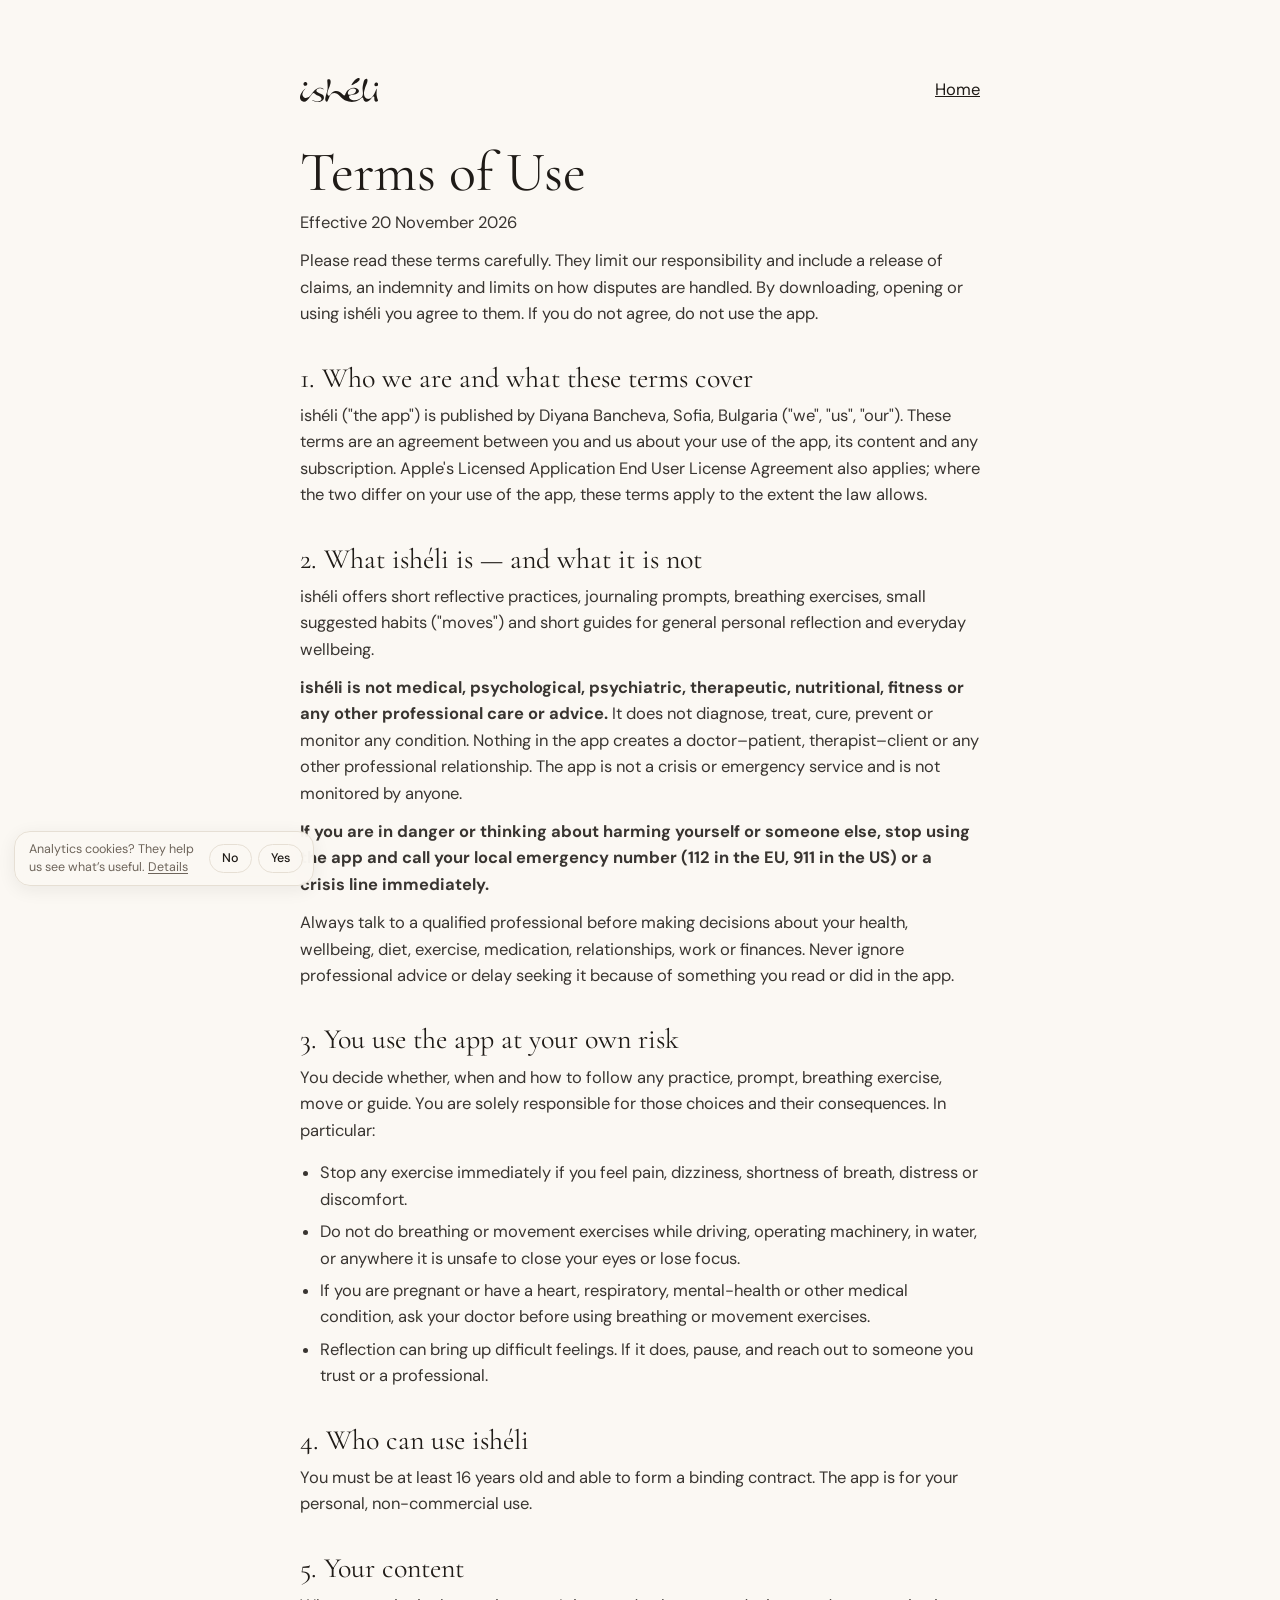
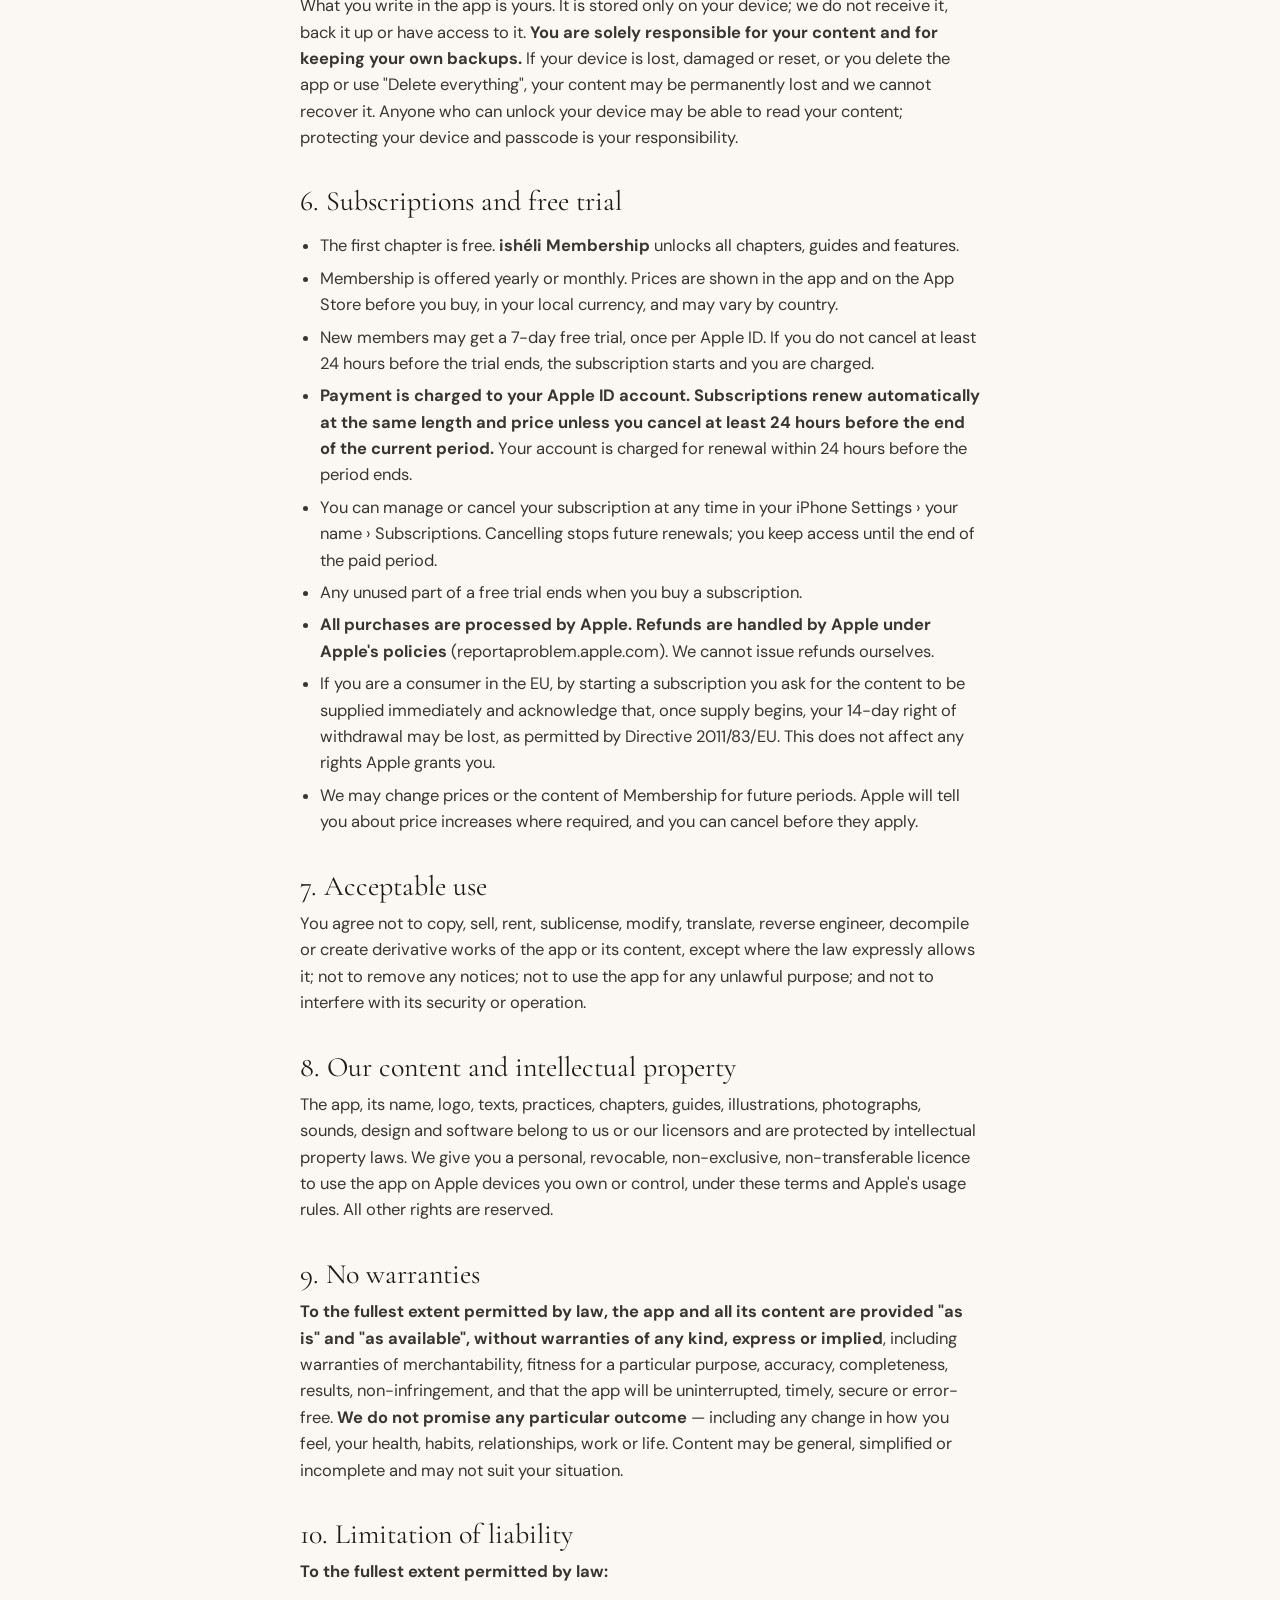
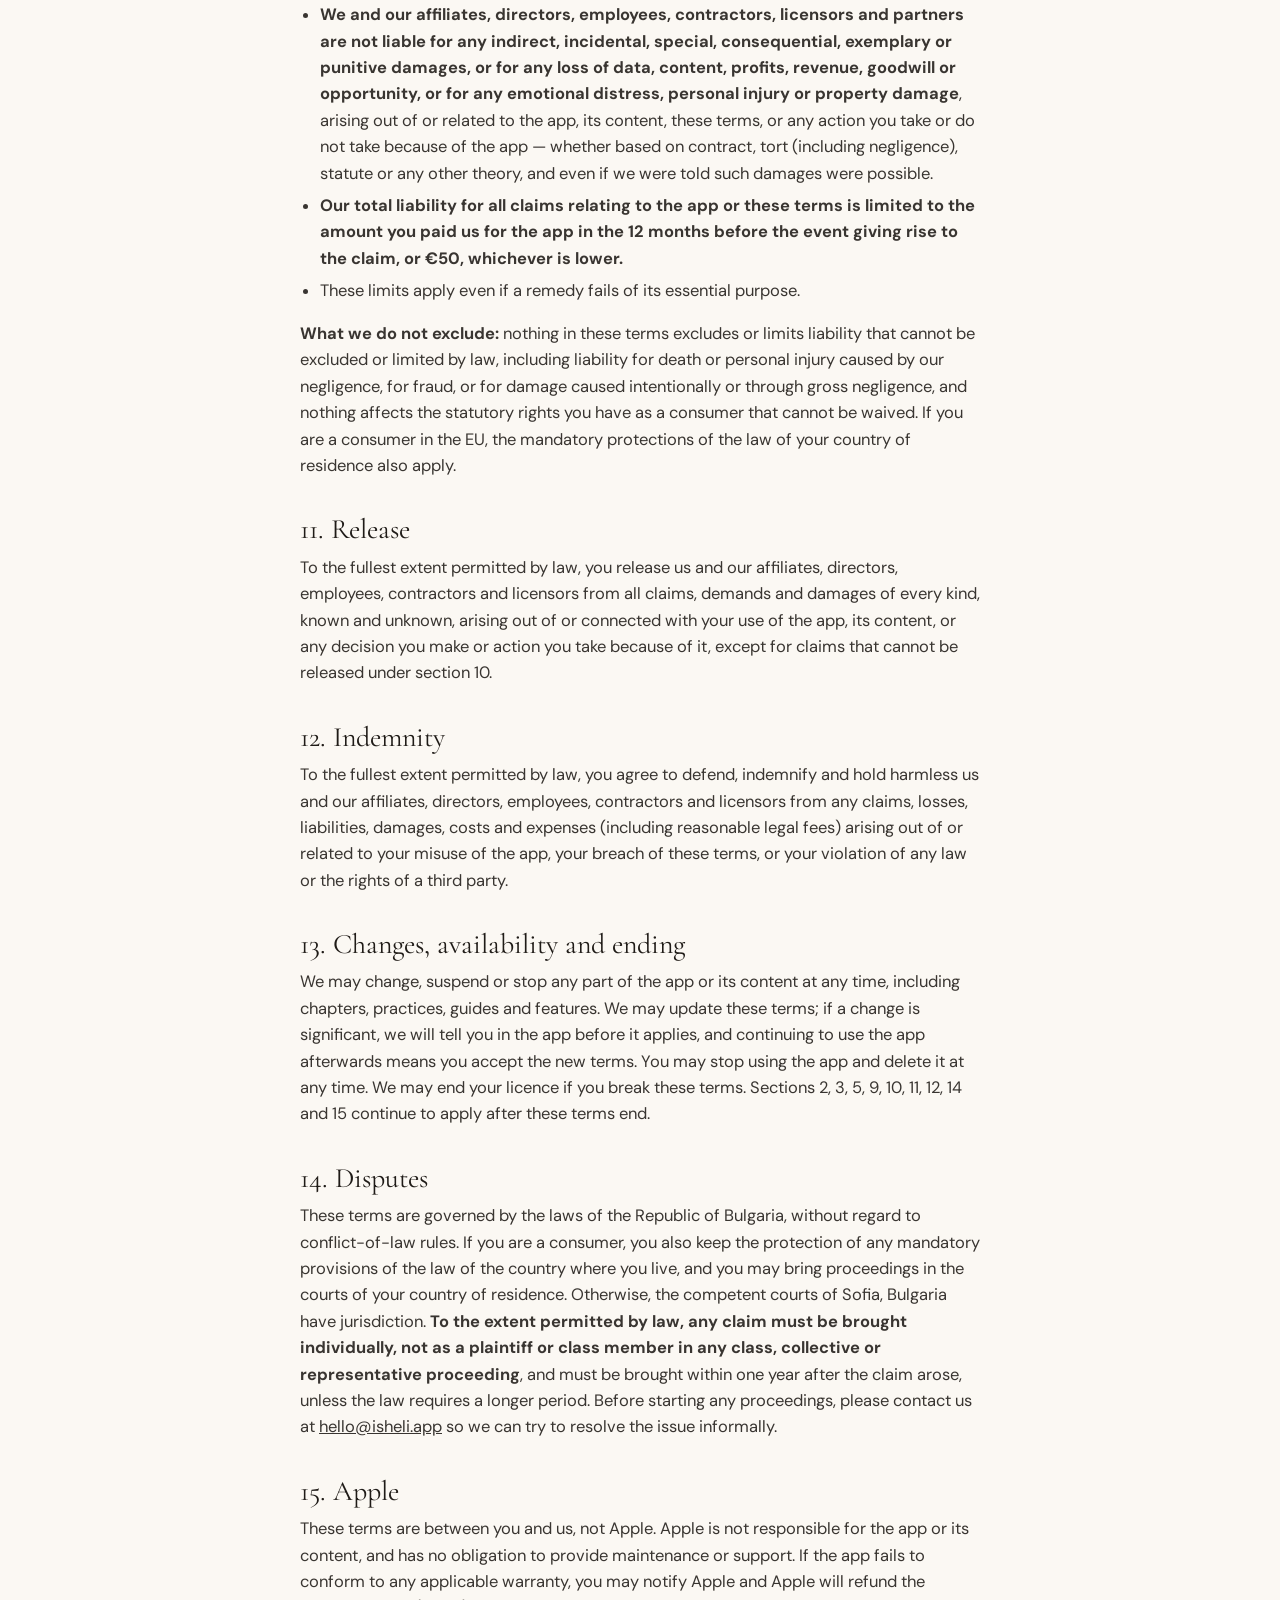
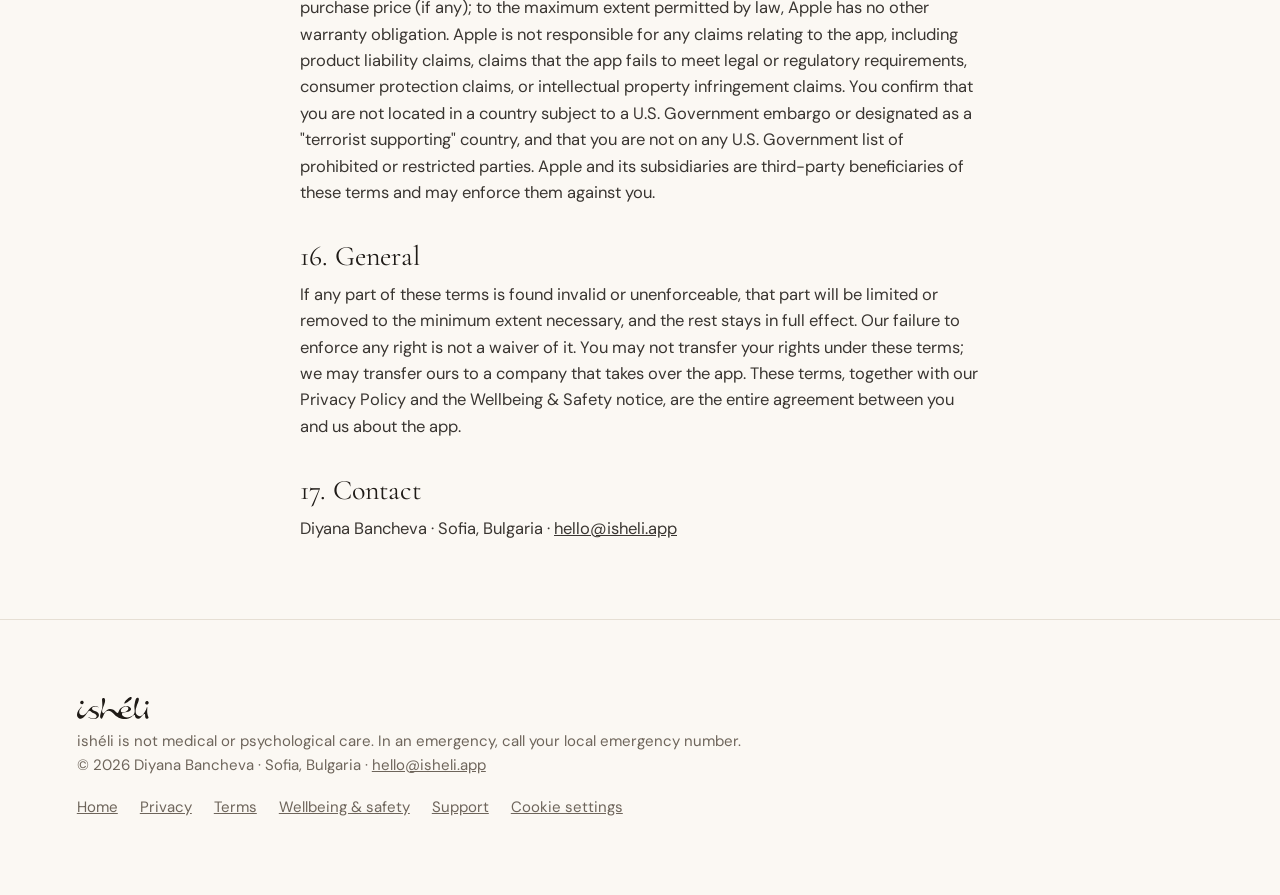
<file: terms.html>
<!DOCTYPE html><html lang="en"><head><meta charset="utf-8">
<meta name="viewport" content="width=device-width,initial-scale=1">
<title>Terms of Use — ishéli</title><meta name="description" content="ishéli Terms of Use">
<link rel="icon" href="assets/favicon.png"><link rel="apple-touch-icon" href="assets/icon.png">
<meta property="og:title" content="Terms of Use — ishéli"><meta property="og:description" content="ishéli Terms of Use"><meta property="og:image" content="https://isheli.app/assets/hero.jpg"><meta property="og:url" content="https://isheli.app/terms.html"><link rel="canonical" href="https://isheli.app/terms.html">
<link rel="preload" href="assets/fonts/CormorantGaramond.woff2" as="font" type="font/woff2" crossorigin><link rel="preload" href="assets/fonts/DMSans.woff2" as="font" type="font/woff2" crossorigin><link rel="stylesheet" href="assets/site.css"><script src="assets/consent.js" defer></script>
</head><body>
<main class="doc"><header><a href="index.html" aria-label="ishéli home"><svg class="wm" role="img" aria-label="ishéli" viewBox="0 0 636.12 195.147" fill="none" xmlns="http://www.w3.org/2000/svg">
<g id="ISHELI_FINAL_A_NEW_ERA_OF_ME_small">
<path id="Vector" d="M193.665 90.3365C192.832 88.1487 187.184 85.402 181.517 83.4983C168.489 79.1035 155.367 79.113 144.023 83.0057C123.313 90.1092 108.554 110.151 93.9939 129.254C84.4573 141.747 75.0153 153.833 61.2402 159.307C53.5957 162.338 44.6268 163.342 37.1054 160.254C28.6852 156.797 22.0909 148.197 20.1609 138.953C18.2782 129.927 20.8421 120.266 24.6359 112.841C26.178 109.819 27.9283 107.167 30.3503 103.975C36.2161 96.2278 46.027 85.2789 44.6646 85.2789C43.2266 85.2694 29.461 97.3548 22.3463 105.718C19.9527 108.531 18.316 110.927 16.6887 113.343C14.2383 116.98 11.8258 120.673 9.60249 124.746C1.39987 139.796 -4.11583 160.103 3.93541 175.399C9.70657 186.367 22.441 194.749 34.532 193.508C42.4224 192.694 50.0384 187.778 56.5949 182.228C68.175 172.425 76.4628 160.652 84.5424 148.671C87.8916 143.689 91.2124 138.678 95.3657 133.337C99.6042 127.881 104.713 122.085 109.585 121.251C116.861 120.01 123.597 129.804 131.052 135.363C134.931 138.252 139.009 139.995 143.247 141.776C150.277 144.731 157.779 147.799 164.184 153.179C170.788 158.72 176.228 166.723 174.289 173.95C173.125 178.288 169.293 182.351 165.083 185.287C154.222 192.845 140.759 192.892 128.365 188.914C120.229 186.31 112.556 181.963 105.252 180.343C102.897 179.822 100.579 179.576 100.162 180.286C99.9353 180.684 100.295 181.356 101.071 182.038C103.01 183.724 107.58 185.448 111.44 187.02C118.365 189.843 123.001 192.173 128.678 193.574C149.813 198.774 185.386 191.14 193.069 169.763C196.919 159.051 193.769 144.882 184.1 136.86C176.853 130.846 165.944 128.279 158.186 124.746C154.478 123.051 151.488 121.147 147.552 118.855C142.812 116.108 136.719 112.812 134.364 108.588C130.967 102.469 135.414 94.4188 141.535 89.6736C151.412 82.0113 165.651 82.9773 177.449 87.0973C180.769 88.2623 183.901 89.6736 187.156 90.7439C189.502 91.511 191.914 92.1077 193.021 91.7762C193.731 91.5678 193.911 90.9711 193.665 90.3365ZM618.299 36.4445C609.585 37.8652 602.934 50.0738 605.64 58.0108C608.176 65.4647 618.961 69.1586 626.587 66.0236C633.654 63.1159 638.016 54.3548 635.31 47.0714C632.916 40.6308 624.997 35.3458 618.299 36.4445ZM41.2871 33.5178C35.3362 34.5407 29.9718 40.091 28.4865 45.878C26.6605 53.0099 30.7193 60.5018 37.3514 63.0212C41.9494 64.7544 47.7773 64.1008 52.0915 61.3731C57.768 57.7929 60.8239 50.6136 58.8276 44.4572C56.6611 37.761 48.5436 32.2771 41.2871 33.5178ZM622.641 89.361C622.339 88.7264 621.96 88.2529 621.506 88.3855C620.995 88.537 620.39 89.4747 619.832 90.7439C618.763 93.1591 617.835 96.7677 616.776 100.092C613.881 109.147 609.964 116.07 606.047 123.117C601.913 130.552 597.788 138.129 592.357 145.649C584.438 156.646 573.747 167.547 561.505 169.744C548.969 171.989 534.806 165.122 527.389 154.107C519.092 141.775 519.262 124.235 521.769 109.743C523.065 102.261 524.986 95.5837 527.086 88.4423C529.13 81.4714 531.344 74.0458 534.002 67.0275C539.414 52.6879 546.633 40.0057 548.667 24.2169C549.442 18.1363 549.452 11.6011 544.892 8.74071C542.498 7.23476 538.846 6.74227 535.724 7.22531C526.755 8.59866 522.063 17.9658 519.092 26.6416C515.894 36.0088 514.692 44.5615 512.942 53.7866C511.324 62.3013 509.234 71.3843 508.798 80.4958C508.013 96.7771 512.488 113.153 511.655 128.79C511.164 138.044 508.817 147.032 503.585 154.429C497.653 162.811 488.032 169.138 478.088 173.704C458.646 182.626 437.974 184.776 418.617 176.1C409.582 172.046 400.84 165.643 399.184 156.257C398.295 151.218 399.449 145.327 403.205 142.42C405.23 140.857 408.011 140.156 410.783 139.502C421.455 136.983 432.118 135.041 442.212 133.384C448.608 132.333 454.786 131.395 461.059 128.364C469.668 124.216 478.457 116.155 479.261 107.963C480.009 100.357 473.869 92.657 466.64 87.6088C448.504 74.9645 423.546 79.0846 404.047 89.1526C390.281 96.2467 379.241 106.305 372.646 121.308C368.531 130.685 366.147 141.984 359.997 141.652C353.63 141.311 343.232 128.535 335.049 121.261C330.924 117.605 327.357 115.341 323.251 113.257C313.307 108.199 300.185 104.174 288.283 105.908C281.831 106.855 275.729 109.488 270.317 112.822C262.029 117.927 255.35 124.642 247.866 133.337C243.779 138.082 239.455 143.414 234.99 143.48C231.187 143.547 227.289 139.787 225.103 135.524C220.969 127.455 223.012 117.586 225.538 108.9C227.487 102.157 229.73 96.1235 232.189 89.9577C237.686 76.1484 244.309 61.6762 247.431 47.204C248.86 40.574 249.56 33.9535 249.011 26.6511C248.566 20.6462 247.27 14.1963 242.161 11.3359C238.027 9.03437 231.414 9.08172 227.478 10.976C221.215 13.9974 221.707 21.6976 222.274 29.3978C224.28 56.2397 227.289 83.1193 221.026 108.162C219.408 114.631 217.175 120.976 215.283 127.048C213.003 134.369 211.234 141.292 209.171 149.381C205.727 162.859 201.441 179.585 210.297 188.801C212.87 191.472 216.551 193.508 219.54 192.116C222.473 190.742 224.753 186.064 226.608 182.095C230.089 174.67 232.104 169.716 234.725 163.683C240.146 151.181 248.188 134.019 259.976 126.243C272.133 118.22 288.264 120.152 301.547 127.569C320.961 138.404 334.292 160.946 352.438 173.789C357.812 177.596 363.602 180.542 369.59 183.146C390.792 192.353 414.322 197.117 437.482 194.133C450.964 192.4 464.323 188.043 475.581 181.309C480.576 178.326 485.165 174.869 490.378 170.635C498.335 164.194 507.748 155.954 511.901 160.197C514.759 163.124 515.118 171.98 517.786 178.505C522.337 189.644 533.614 193.991 544.088 192.277C551.041 191.14 557.636 187.323 563.482 182.995C570.219 178.003 575.952 172.33 580.928 165.16C584.192 160.453 587.135 155.111 591.78 152.27C594.883 150.366 598.753 149.58 601.071 150.574C606.104 152.724 603.852 163.219 604.533 172.671C605.281 183.071 609.567 192.201 618.148 193.139C624.051 193.792 631.979 190.553 633.957 185.922C635.594 182.114 633.2 177.369 631.346 172.595C628.678 165.7 627.107 158.758 625.66 152.222C624.165 145.469 622.802 139.152 622.537 131.329C622.045 116.231 625.678 95.5458 622.641 89.361ZM452.988 93.1212C457.605 99.8743 455.391 111.353 449.299 118.58C445.94 122.568 441.399 125.257 436.716 127.587C429.752 131.044 422.486 133.715 414.454 135.363C406.299 137.04 397.368 137.684 392.807 133.412C388.446 129.311 388.105 120.702 390.641 113.267C393.035 106.229 398.002 100.253 403.489 95.6405C409.232 90.8196 415.533 87.4951 423.234 86.027C434.133 83.9433 447.832 85.5725 452.988 93.1212ZM483.452 2.34753C480.113 -1.89564 471.74 0.330168 464.937 3.38942C452.44 8.987 445.211 17.3786 436.498 27.4372C430.244 34.6544 423.224 42.7429 420.377 50.8031C419.061 54.5064 418.636 58.2002 421.237 58.3139C422.344 58.3517 424 57.7551 425.646 57.0921C434.464 53.5498 442.979 48.3879 450.841 43.4249C457.605 39.1438 463.887 35.0143 470.614 29.7388C476.915 24.7852 483.623 18.8278 484.947 11.2791C485.524 7.99252 485.08 4.41229 483.452 2.34753Z" fill-rule="evenodd" clip-rule="evenodd" fill="currentColor"/>
</g>
</svg>
</a><a href="index.html">Home</a></header>
<h1>Terms of Use</h1>
<p>Effective 20 November 2026</p>
<p>Please read these terms carefully. They limit our responsibility and include a release of claims, an indemnity and limits on how disputes are handled. By downloading, opening or using ishéli you agree to them. If you do not agree, do not use the app.</p>
<h2>1. Who we are and what these terms cover</h2>
<p>ishéli ("the app") is published by Diyana Bancheva, Sofia, Bulgaria ("we", "us", "our"). These terms are an agreement between you and us about your use of the app, its content and any subscription. Apple's Licensed Application End User License Agreement also applies; where the two differ on your use of the app, these terms apply to the extent the law allows.</p>
<h2>2. What ishéli is — and what it is not</h2>
<p>ishéli offers short reflective practices, journaling prompts, breathing exercises, small suggested habits ("moves") and short guides for general personal reflection and everyday wellbeing.</p>
<p><strong>ishéli is not medical, psychological, psychiatric, therapeutic, nutritional, fitness or any other professional care or advice.</strong> It does not diagnose, treat, cure, prevent or monitor any condition. Nothing in the app creates a doctor–patient, therapist–client or any other professional relationship. The app is not a crisis or emergency service and is not monitored by anyone.</p>
<p><strong>If you are in danger or thinking about harming yourself or someone else, stop using the app and call your local emergency number (112 in the EU, 911 in the US) or a crisis line immediately.</strong></p>
<p>Always talk to a qualified professional before making decisions about your health, wellbeing, diet, exercise, medication, relationships, work or finances. Never ignore professional advice or delay seeking it because of something you read or did in the app.</p>
<h2>3. You use the app at your own risk</h2>
<p>You decide whether, when and how to follow any practice, prompt, breathing exercise, move or guide. You are solely responsible for those choices and their consequences. In particular:</p>
<ul>
<li>Stop any exercise immediately if you feel pain, dizziness, shortness of breath, distress or discomfort.</li>
<li>Do not do breathing or movement exercises while driving, operating machinery, in water, or anywhere it is unsafe to close your eyes or lose focus.</li>
<li>If you are pregnant or have a heart, respiratory, mental-health or other medical condition, ask your doctor before using breathing or movement exercises.</li>
<li>Reflection can bring up difficult feelings. If it does, pause, and reach out to someone you trust or a professional.</li>
</ul>
<h2>4. Who can use ishéli</h2>
<p>You must be at least 16 years old and able to form a binding contract. The app is for your personal, non-commercial use.</p>
<h2>5. Your content</h2>
<p>What you write in the app is yours. It is stored only on your device; we do not receive it, back it up or have access to it. <strong>You are solely responsible for your content and for keeping your own backups.</strong> If your device is lost, damaged or reset, or you delete the app or use "Delete everything", your content may be permanently lost and we cannot recover it. Anyone who can unlock your device may be able to read your content; protecting your device and passcode is your responsibility.</p>
<h2>6. Subscriptions and free trial</h2>
<ul>
<li>The first chapter is free. <strong>ishéli Membership</strong> unlocks all chapters, guides and features.</li>
<li>Membership is offered yearly or monthly. Prices are shown in the app and on the App Store before you buy, in your local currency, and may vary by country.</li>
<li>New members may get a 7-day free trial, once per Apple ID. If you do not cancel at least 24 hours before the trial ends, the subscription starts and you are charged.</li>
<li><strong>Payment is charged to your Apple ID account. Subscriptions renew automatically at the same length and price unless you cancel at least 24 hours before the end of the current period.</strong> Your account is charged for renewal within 24 hours before the period ends.</li>
<li>You can manage or cancel your subscription at any time in your iPhone Settings › your name › Subscriptions. Cancelling stops future renewals; you keep access until the end of the paid period.</li>
<li>Any unused part of a free trial ends when you buy a subscription.</li>
<li><strong>All purchases are processed by Apple. Refunds are handled by Apple under Apple's policies</strong> (reportaproblem.apple.com). We cannot issue refunds ourselves.</li>
<li>If you are a consumer in the EU, by starting a subscription you ask for the content to be supplied immediately and acknowledge that, once supply begins, your 14-day right of withdrawal may be lost, as permitted by Directive 2011/83/EU. This does not affect any rights Apple grants you.</li>
<li>We may change prices or the content of Membership for future periods. Apple will tell you about price increases where required, and you can cancel before they apply.</li>
</ul>
<h2>7. Acceptable use</h2>
<p>You agree not to copy, sell, rent, sublicense, modify, translate, reverse engineer, decompile or create derivative works of the app or its content, except where the law expressly allows it; not to remove any notices; not to use the app for any unlawful purpose; and not to interfere with its security or operation.</p>
<h2>8. Our content and intellectual property</h2>
<p>The app, its name, logo, texts, practices, chapters, guides, illustrations, photographs, sounds, design and software belong to us or our licensors and are protected by intellectual property laws. We give you a personal, revocable, non-exclusive, non-transferable licence to use the app on Apple devices you own or control, under these terms and Apple's usage rules. All other rights are reserved.</p>
<h2>9. No warranties</h2>
<p><strong>To the fullest extent permitted by law, the app and all its content are provided "as is" and "as available", without warranties of any kind, express or implied</strong>, including warranties of merchantability, fitness for a particular purpose, accuracy, completeness, results, non-infringement, and that the app will be uninterrupted, timely, secure or error-free. <strong>We do not promise any particular outcome</strong> — including any change in how you feel, your health, habits, relationships, work or life. Content may be general, simplified or incomplete and may not suit your situation.</p>
<h2>10. Limitation of liability</h2>
<p><strong>To the fullest extent permitted by law:</strong></p>
<ul>
<li><strong>We and our affiliates, directors, employees, contractors, licensors and partners are not liable for any indirect, incidental, special, consequential, exemplary or punitive damages, or for any loss of data, content, profits, revenue, goodwill or opportunity, or for any emotional distress, personal injury or property damage</strong>, arising out of or related to the app, its content, these terms, or any action you take or do not take because of the app — whether based on contract, tort (including negligence), statute or any other theory, and even if we were told such damages were possible.</li>
<li><strong>Our total liability for all claims relating to the app or these terms is limited to the amount you paid us for the app in the 12 months before the event giving rise to the claim, or €50, whichever is lower.</strong></li>
<li>These limits apply even if a remedy fails of its essential purpose.</li>
</ul>
<p><strong>What we do not exclude:</strong> nothing in these terms excludes or limits liability that cannot be excluded or limited by law, including liability for death or personal injury caused by our negligence, for fraud, or for damage caused intentionally or through gross negligence, and nothing affects the statutory rights you have as a consumer that cannot be waived. If you are a consumer in the EU, the mandatory protections of the law of your country of residence also apply.</p>
<h2>11. Release</h2>
<p>To the fullest extent permitted by law, you release us and our affiliates, directors, employees, contractors and licensors from all claims, demands and damages of every kind, known and unknown, arising out of or connected with your use of the app, its content, or any decision you make or action you take because of it, except for claims that cannot be released under section 10.</p>
<h2>12. Indemnity</h2>
<p>To the fullest extent permitted by law, you agree to defend, indemnify and hold harmless us and our affiliates, directors, employees, contractors and licensors from any claims, losses, liabilities, damages, costs and expenses (including reasonable legal fees) arising out of or related to your misuse of the app, your breach of these terms, or your violation of any law or the rights of a third party.</p>
<h2>13. Changes, availability and ending</h2>
<p>We may change, suspend or stop any part of the app or its content at any time, including chapters, practices, guides and features. We may update these terms; if a change is significant, we will tell you in the app before it applies, and continuing to use the app afterwards means you accept the new terms. You may stop using the app and delete it at any time. We may end your licence if you break these terms. Sections 2, 3, 5, 9, 10, 11, 12, 14 and 15 continue to apply after these terms end.</p>
<h2>14. Disputes</h2>
<p>These terms are governed by the laws of the Republic of Bulgaria, without regard to conflict-of-law rules. If you are a consumer, you also keep the protection of any mandatory provisions of the law of the country where you live, and you may bring proceedings in the courts of your country of residence. Otherwise, the competent courts of Sofia, Bulgaria have jurisdiction. <strong>To the extent permitted by law, any claim must be brought individually, not as a plaintiff or class member in any class, collective or representative proceeding</strong>, and must be brought within one year after the claim arose, unless the law requires a longer period. Before starting any proceedings, please contact us at <a href="mailto:hello@isheli.app">hello@isheli.app</a> so we can try to resolve the issue informally.</p>
<h2>15. Apple</h2>
<p>These terms are between you and us, not Apple. Apple is not responsible for the app or its content, and has no obligation to provide maintenance or support. If the app fails to conform to any applicable warranty, you may notify Apple and Apple will refund the purchase price (if any); to the maximum extent permitted by law, Apple has no other warranty obligation. Apple is not responsible for any claims relating to the app, including product liability claims, claims that the app fails to meet legal or regulatory requirements, consumer protection claims, or intellectual property infringement claims. You confirm that you are not located in a country subject to a U.S. Government embargo or designated as a "terrorist supporting" country, and that you are not on any U.S. Government list of prohibited or restricted parties. Apple and its subsidiaries are third-party beneficiaries of these terms and may enforce them against you.</p>
<h2>16. General</h2>
<p>If any part of these terms is found invalid or unenforceable, that part will be limited or removed to the minimum extent necessary, and the rest stays in full effect. Our failure to enforce any right is not a waiver of it. You may not transfer your rights under these terms; we may transfer ours to a company that takes over the app. These terms, together with our Privacy Policy and the Wellbeing &amp; Safety notice, are the entire agreement between you and us about the app.</p>
<h2>17. Contact</h2>
<p>Diyana Bancheva · Sofia, Bulgaria · <a href="mailto:hello@isheli.app">hello@isheli.app</a></p></main><footer class="band"><div class="wrap">
<div><svg class="wm" role="img" aria-label="ishéli" viewBox="0 0 636.12 195.147" fill="none" xmlns="http://www.w3.org/2000/svg">
<g id="ISHELI_FINAL_A_NEW_ERA_OF_ME_small">
<path id="Vector" d="M193.665 90.3365C192.832 88.1487 187.184 85.402 181.517 83.4983C168.489 79.1035 155.367 79.113 144.023 83.0057C123.313 90.1092 108.554 110.151 93.9939 129.254C84.4573 141.747 75.0153 153.833 61.2402 159.307C53.5957 162.338 44.6268 163.342 37.1054 160.254C28.6852 156.797 22.0909 148.197 20.1609 138.953C18.2782 129.927 20.8421 120.266 24.6359 112.841C26.178 109.819 27.9283 107.167 30.3503 103.975C36.2161 96.2278 46.027 85.2789 44.6646 85.2789C43.2266 85.2694 29.461 97.3548 22.3463 105.718C19.9527 108.531 18.316 110.927 16.6887 113.343C14.2383 116.98 11.8258 120.673 9.60249 124.746C1.39987 139.796 -4.11583 160.103 3.93541 175.399C9.70657 186.367 22.441 194.749 34.532 193.508C42.4224 192.694 50.0384 187.778 56.5949 182.228C68.175 172.425 76.4628 160.652 84.5424 148.671C87.8916 143.689 91.2124 138.678 95.3657 133.337C99.6042 127.881 104.713 122.085 109.585 121.251C116.861 120.01 123.597 129.804 131.052 135.363C134.931 138.252 139.009 139.995 143.247 141.776C150.277 144.731 157.779 147.799 164.184 153.179C170.788 158.72 176.228 166.723 174.289 173.95C173.125 178.288 169.293 182.351 165.083 185.287C154.222 192.845 140.759 192.892 128.365 188.914C120.229 186.31 112.556 181.963 105.252 180.343C102.897 179.822 100.579 179.576 100.162 180.286C99.9353 180.684 100.295 181.356 101.071 182.038C103.01 183.724 107.58 185.448 111.44 187.02C118.365 189.843 123.001 192.173 128.678 193.574C149.813 198.774 185.386 191.14 193.069 169.763C196.919 159.051 193.769 144.882 184.1 136.86C176.853 130.846 165.944 128.279 158.186 124.746C154.478 123.051 151.488 121.147 147.552 118.855C142.812 116.108 136.719 112.812 134.364 108.588C130.967 102.469 135.414 94.4188 141.535 89.6736C151.412 82.0113 165.651 82.9773 177.449 87.0973C180.769 88.2623 183.901 89.6736 187.156 90.7439C189.502 91.511 191.914 92.1077 193.021 91.7762C193.731 91.5678 193.911 90.9711 193.665 90.3365ZM618.299 36.4445C609.585 37.8652 602.934 50.0738 605.64 58.0108C608.176 65.4647 618.961 69.1586 626.587 66.0236C633.654 63.1159 638.016 54.3548 635.31 47.0714C632.916 40.6308 624.997 35.3458 618.299 36.4445ZM41.2871 33.5178C35.3362 34.5407 29.9718 40.091 28.4865 45.878C26.6605 53.0099 30.7193 60.5018 37.3514 63.0212C41.9494 64.7544 47.7773 64.1008 52.0915 61.3731C57.768 57.7929 60.8239 50.6136 58.8276 44.4572C56.6611 37.761 48.5436 32.2771 41.2871 33.5178ZM622.641 89.361C622.339 88.7264 621.96 88.2529 621.506 88.3855C620.995 88.537 620.39 89.4747 619.832 90.7439C618.763 93.1591 617.835 96.7677 616.776 100.092C613.881 109.147 609.964 116.07 606.047 123.117C601.913 130.552 597.788 138.129 592.357 145.649C584.438 156.646 573.747 167.547 561.505 169.744C548.969 171.989 534.806 165.122 527.389 154.107C519.092 141.775 519.262 124.235 521.769 109.743C523.065 102.261 524.986 95.5837 527.086 88.4423C529.13 81.4714 531.344 74.0458 534.002 67.0275C539.414 52.6879 546.633 40.0057 548.667 24.2169C549.442 18.1363 549.452 11.6011 544.892 8.74071C542.498 7.23476 538.846 6.74227 535.724 7.22531C526.755 8.59866 522.063 17.9658 519.092 26.6416C515.894 36.0088 514.692 44.5615 512.942 53.7866C511.324 62.3013 509.234 71.3843 508.798 80.4958C508.013 96.7771 512.488 113.153 511.655 128.79C511.164 138.044 508.817 147.032 503.585 154.429C497.653 162.811 488.032 169.138 478.088 173.704C458.646 182.626 437.974 184.776 418.617 176.1C409.582 172.046 400.84 165.643 399.184 156.257C398.295 151.218 399.449 145.327 403.205 142.42C405.23 140.857 408.011 140.156 410.783 139.502C421.455 136.983 432.118 135.041 442.212 133.384C448.608 132.333 454.786 131.395 461.059 128.364C469.668 124.216 478.457 116.155 479.261 107.963C480.009 100.357 473.869 92.657 466.64 87.6088C448.504 74.9645 423.546 79.0846 404.047 89.1526C390.281 96.2467 379.241 106.305 372.646 121.308C368.531 130.685 366.147 141.984 359.997 141.652C353.63 141.311 343.232 128.535 335.049 121.261C330.924 117.605 327.357 115.341 323.251 113.257C313.307 108.199 300.185 104.174 288.283 105.908C281.831 106.855 275.729 109.488 270.317 112.822C262.029 117.927 255.35 124.642 247.866 133.337C243.779 138.082 239.455 143.414 234.99 143.48C231.187 143.547 227.289 139.787 225.103 135.524C220.969 127.455 223.012 117.586 225.538 108.9C227.487 102.157 229.73 96.1235 232.189 89.9577C237.686 76.1484 244.309 61.6762 247.431 47.204C248.86 40.574 249.56 33.9535 249.011 26.6511C248.566 20.6462 247.27 14.1963 242.161 11.3359C238.027 9.03437 231.414 9.08172 227.478 10.976C221.215 13.9974 221.707 21.6976 222.274 29.3978C224.28 56.2397 227.289 83.1193 221.026 108.162C219.408 114.631 217.175 120.976 215.283 127.048C213.003 134.369 211.234 141.292 209.171 149.381C205.727 162.859 201.441 179.585 210.297 188.801C212.87 191.472 216.551 193.508 219.54 192.116C222.473 190.742 224.753 186.064 226.608 182.095C230.089 174.67 232.104 169.716 234.725 163.683C240.146 151.181 248.188 134.019 259.976 126.243C272.133 118.22 288.264 120.152 301.547 127.569C320.961 138.404 334.292 160.946 352.438 173.789C357.812 177.596 363.602 180.542 369.59 183.146C390.792 192.353 414.322 197.117 437.482 194.133C450.964 192.4 464.323 188.043 475.581 181.309C480.576 178.326 485.165 174.869 490.378 170.635C498.335 164.194 507.748 155.954 511.901 160.197C514.759 163.124 515.118 171.98 517.786 178.505C522.337 189.644 533.614 193.991 544.088 192.277C551.041 191.14 557.636 187.323 563.482 182.995C570.219 178.003 575.952 172.33 580.928 165.16C584.192 160.453 587.135 155.111 591.78 152.27C594.883 150.366 598.753 149.58 601.071 150.574C606.104 152.724 603.852 163.219 604.533 172.671C605.281 183.071 609.567 192.201 618.148 193.139C624.051 193.792 631.979 190.553 633.957 185.922C635.594 182.114 633.2 177.369 631.346 172.595C628.678 165.7 627.107 158.758 625.66 152.222C624.165 145.469 622.802 139.152 622.537 131.329C622.045 116.231 625.678 95.5458 622.641 89.361ZM452.988 93.1212C457.605 99.8743 455.391 111.353 449.299 118.58C445.94 122.568 441.399 125.257 436.716 127.587C429.752 131.044 422.486 133.715 414.454 135.363C406.299 137.04 397.368 137.684 392.807 133.412C388.446 129.311 388.105 120.702 390.641 113.267C393.035 106.229 398.002 100.253 403.489 95.6405C409.232 90.8196 415.533 87.4951 423.234 86.027C434.133 83.9433 447.832 85.5725 452.988 93.1212ZM483.452 2.34753C480.113 -1.89564 471.74 0.330168 464.937 3.38942C452.44 8.987 445.211 17.3786 436.498 27.4372C430.244 34.6544 423.224 42.7429 420.377 50.8031C419.061 54.5064 418.636 58.2002 421.237 58.3139C422.344 58.3517 424 57.7551 425.646 57.0921C434.464 53.5498 442.979 48.3879 450.841 43.4249C457.605 39.1438 463.887 35.0143 470.614 29.7388C476.915 24.7852 483.623 18.8278 484.947 11.2791C485.524 7.99252 485.08 4.41229 483.452 2.34753Z" fill-rule="evenodd" clip-rule="evenodd" fill="currentColor"/>
</g>
</svg>
<p style="margin-top:10px">ishéli is not medical or psychological care. In an emergency, call your local emergency number.</p>
<p>© 2026 Diyana Bancheva · Sofia, Bulgaria · <a href="mailto:hello@isheli.app">hello@isheli.app</a></p></div>
<nav><a href="index.html">Home</a><a href="privacy.html">Privacy</a><a href="terms.html">Terms</a><a href="wellbeing.html">Wellbeing &amp; safety</a><a href="support.html">Support</a><a href="#" data-consent-settings>Cookie settings</a></nav>
</div></footer></body></html>
</file>
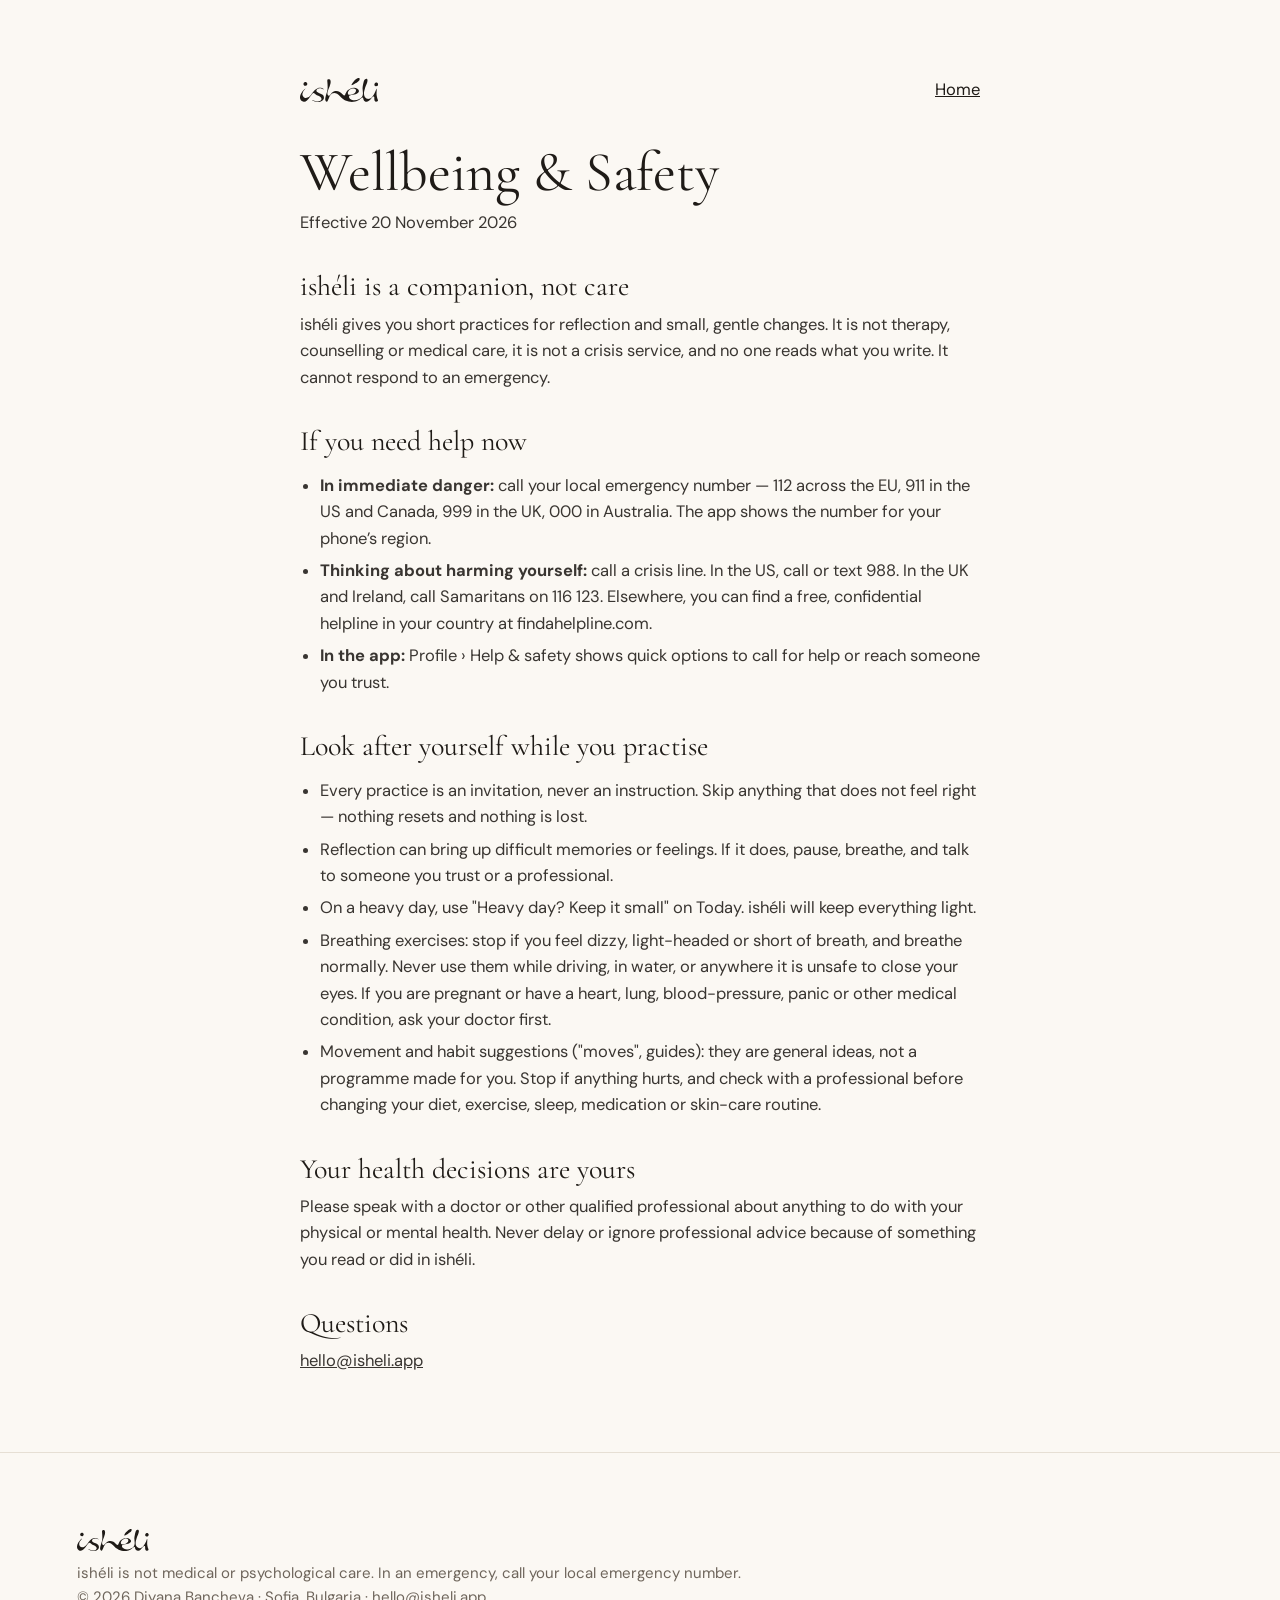
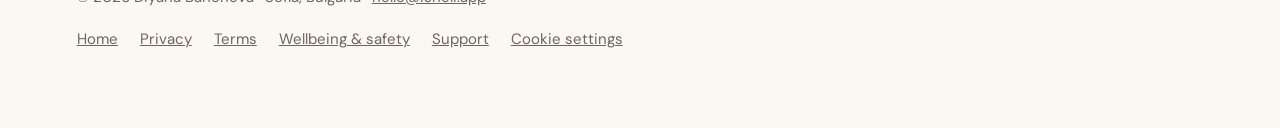
<file: wellbeing.html>
<!DOCTYPE html><html lang="en"><head><meta charset="utf-8">
<meta name="viewport" content="width=device-width,initial-scale=1">
<title>Wellbeing & Safety — ishéli</title><meta name="description" content="ishéli Wellbeing & Safety">
<link rel="icon" href="assets/favicon.png"><link rel="apple-touch-icon" href="assets/icon.png">
<meta property="og:title" content="Wellbeing & Safety — ishéli"><meta property="og:description" content="ishéli Wellbeing & Safety"><meta property="og:image" content="https://isheli.app/assets/hero.jpg"><meta property="og:url" content="https://isheli.app/wellbeing.html"><link rel="canonical" href="https://isheli.app/wellbeing.html">
<link rel="preload" href="assets/fonts/CormorantGaramond.woff2" as="font" type="font/woff2" crossorigin><link rel="preload" href="assets/fonts/DMSans.woff2" as="font" type="font/woff2" crossorigin><link rel="stylesheet" href="assets/site.css"><script src="assets/consent.js" defer></script>
</head><body>
<main class="doc"><header><a href="index.html" aria-label="ishéli home"><svg class="wm" role="img" aria-label="ishéli" viewBox="0 0 636.12 195.147" fill="none" xmlns="http://www.w3.org/2000/svg">
<g id="ISHELI_FINAL_A_NEW_ERA_OF_ME_small">
<path id="Vector" d="M193.665 90.3365C192.832 88.1487 187.184 85.402 181.517 83.4983C168.489 79.1035 155.367 79.113 144.023 83.0057C123.313 90.1092 108.554 110.151 93.9939 129.254C84.4573 141.747 75.0153 153.833 61.2402 159.307C53.5957 162.338 44.6268 163.342 37.1054 160.254C28.6852 156.797 22.0909 148.197 20.1609 138.953C18.2782 129.927 20.8421 120.266 24.6359 112.841C26.178 109.819 27.9283 107.167 30.3503 103.975C36.2161 96.2278 46.027 85.2789 44.6646 85.2789C43.2266 85.2694 29.461 97.3548 22.3463 105.718C19.9527 108.531 18.316 110.927 16.6887 113.343C14.2383 116.98 11.8258 120.673 9.60249 124.746C1.39987 139.796 -4.11583 160.103 3.93541 175.399C9.70657 186.367 22.441 194.749 34.532 193.508C42.4224 192.694 50.0384 187.778 56.5949 182.228C68.175 172.425 76.4628 160.652 84.5424 148.671C87.8916 143.689 91.2124 138.678 95.3657 133.337C99.6042 127.881 104.713 122.085 109.585 121.251C116.861 120.01 123.597 129.804 131.052 135.363C134.931 138.252 139.009 139.995 143.247 141.776C150.277 144.731 157.779 147.799 164.184 153.179C170.788 158.72 176.228 166.723 174.289 173.95C173.125 178.288 169.293 182.351 165.083 185.287C154.222 192.845 140.759 192.892 128.365 188.914C120.229 186.31 112.556 181.963 105.252 180.343C102.897 179.822 100.579 179.576 100.162 180.286C99.9353 180.684 100.295 181.356 101.071 182.038C103.01 183.724 107.58 185.448 111.44 187.02C118.365 189.843 123.001 192.173 128.678 193.574C149.813 198.774 185.386 191.14 193.069 169.763C196.919 159.051 193.769 144.882 184.1 136.86C176.853 130.846 165.944 128.279 158.186 124.746C154.478 123.051 151.488 121.147 147.552 118.855C142.812 116.108 136.719 112.812 134.364 108.588C130.967 102.469 135.414 94.4188 141.535 89.6736C151.412 82.0113 165.651 82.9773 177.449 87.0973C180.769 88.2623 183.901 89.6736 187.156 90.7439C189.502 91.511 191.914 92.1077 193.021 91.7762C193.731 91.5678 193.911 90.9711 193.665 90.3365ZM618.299 36.4445C609.585 37.8652 602.934 50.0738 605.64 58.0108C608.176 65.4647 618.961 69.1586 626.587 66.0236C633.654 63.1159 638.016 54.3548 635.31 47.0714C632.916 40.6308 624.997 35.3458 618.299 36.4445ZM41.2871 33.5178C35.3362 34.5407 29.9718 40.091 28.4865 45.878C26.6605 53.0099 30.7193 60.5018 37.3514 63.0212C41.9494 64.7544 47.7773 64.1008 52.0915 61.3731C57.768 57.7929 60.8239 50.6136 58.8276 44.4572C56.6611 37.761 48.5436 32.2771 41.2871 33.5178ZM622.641 89.361C622.339 88.7264 621.96 88.2529 621.506 88.3855C620.995 88.537 620.39 89.4747 619.832 90.7439C618.763 93.1591 617.835 96.7677 616.776 100.092C613.881 109.147 609.964 116.07 606.047 123.117C601.913 130.552 597.788 138.129 592.357 145.649C584.438 156.646 573.747 167.547 561.505 169.744C548.969 171.989 534.806 165.122 527.389 154.107C519.092 141.775 519.262 124.235 521.769 109.743C523.065 102.261 524.986 95.5837 527.086 88.4423C529.13 81.4714 531.344 74.0458 534.002 67.0275C539.414 52.6879 546.633 40.0057 548.667 24.2169C549.442 18.1363 549.452 11.6011 544.892 8.74071C542.498 7.23476 538.846 6.74227 535.724 7.22531C526.755 8.59866 522.063 17.9658 519.092 26.6416C515.894 36.0088 514.692 44.5615 512.942 53.7866C511.324 62.3013 509.234 71.3843 508.798 80.4958C508.013 96.7771 512.488 113.153 511.655 128.79C511.164 138.044 508.817 147.032 503.585 154.429C497.653 162.811 488.032 169.138 478.088 173.704C458.646 182.626 437.974 184.776 418.617 176.1C409.582 172.046 400.84 165.643 399.184 156.257C398.295 151.218 399.449 145.327 403.205 142.42C405.23 140.857 408.011 140.156 410.783 139.502C421.455 136.983 432.118 135.041 442.212 133.384C448.608 132.333 454.786 131.395 461.059 128.364C469.668 124.216 478.457 116.155 479.261 107.963C480.009 100.357 473.869 92.657 466.64 87.6088C448.504 74.9645 423.546 79.0846 404.047 89.1526C390.281 96.2467 379.241 106.305 372.646 121.308C368.531 130.685 366.147 141.984 359.997 141.652C353.63 141.311 343.232 128.535 335.049 121.261C330.924 117.605 327.357 115.341 323.251 113.257C313.307 108.199 300.185 104.174 288.283 105.908C281.831 106.855 275.729 109.488 270.317 112.822C262.029 117.927 255.35 124.642 247.866 133.337C243.779 138.082 239.455 143.414 234.99 143.48C231.187 143.547 227.289 139.787 225.103 135.524C220.969 127.455 223.012 117.586 225.538 108.9C227.487 102.157 229.73 96.1235 232.189 89.9577C237.686 76.1484 244.309 61.6762 247.431 47.204C248.86 40.574 249.56 33.9535 249.011 26.6511C248.566 20.6462 247.27 14.1963 242.161 11.3359C238.027 9.03437 231.414 9.08172 227.478 10.976C221.215 13.9974 221.707 21.6976 222.274 29.3978C224.28 56.2397 227.289 83.1193 221.026 108.162C219.408 114.631 217.175 120.976 215.283 127.048C213.003 134.369 211.234 141.292 209.171 149.381C205.727 162.859 201.441 179.585 210.297 188.801C212.87 191.472 216.551 193.508 219.54 192.116C222.473 190.742 224.753 186.064 226.608 182.095C230.089 174.67 232.104 169.716 234.725 163.683C240.146 151.181 248.188 134.019 259.976 126.243C272.133 118.22 288.264 120.152 301.547 127.569C320.961 138.404 334.292 160.946 352.438 173.789C357.812 177.596 363.602 180.542 369.59 183.146C390.792 192.353 414.322 197.117 437.482 194.133C450.964 192.4 464.323 188.043 475.581 181.309C480.576 178.326 485.165 174.869 490.378 170.635C498.335 164.194 507.748 155.954 511.901 160.197C514.759 163.124 515.118 171.98 517.786 178.505C522.337 189.644 533.614 193.991 544.088 192.277C551.041 191.14 557.636 187.323 563.482 182.995C570.219 178.003 575.952 172.33 580.928 165.16C584.192 160.453 587.135 155.111 591.78 152.27C594.883 150.366 598.753 149.58 601.071 150.574C606.104 152.724 603.852 163.219 604.533 172.671C605.281 183.071 609.567 192.201 618.148 193.139C624.051 193.792 631.979 190.553 633.957 185.922C635.594 182.114 633.2 177.369 631.346 172.595C628.678 165.7 627.107 158.758 625.66 152.222C624.165 145.469 622.802 139.152 622.537 131.329C622.045 116.231 625.678 95.5458 622.641 89.361ZM452.988 93.1212C457.605 99.8743 455.391 111.353 449.299 118.58C445.94 122.568 441.399 125.257 436.716 127.587C429.752 131.044 422.486 133.715 414.454 135.363C406.299 137.04 397.368 137.684 392.807 133.412C388.446 129.311 388.105 120.702 390.641 113.267C393.035 106.229 398.002 100.253 403.489 95.6405C409.232 90.8196 415.533 87.4951 423.234 86.027C434.133 83.9433 447.832 85.5725 452.988 93.1212ZM483.452 2.34753C480.113 -1.89564 471.74 0.330168 464.937 3.38942C452.44 8.987 445.211 17.3786 436.498 27.4372C430.244 34.6544 423.224 42.7429 420.377 50.8031C419.061 54.5064 418.636 58.2002 421.237 58.3139C422.344 58.3517 424 57.7551 425.646 57.0921C434.464 53.5498 442.979 48.3879 450.841 43.4249C457.605 39.1438 463.887 35.0143 470.614 29.7388C476.915 24.7852 483.623 18.8278 484.947 11.2791C485.524 7.99252 485.08 4.41229 483.452 2.34753Z" fill-rule="evenodd" clip-rule="evenodd" fill="currentColor"/>
</g>
</svg>
</a><a href="index.html">Home</a></header>
<h1>Wellbeing &amp; Safety</h1>
<p>Effective 20 November 2026</p>
<h2>ishéli is a companion, not care</h2>
<p>ishéli gives you short practices for reflection and small, gentle changes. It is not therapy, counselling or medical care, it is not a crisis service, and no one reads what you write. It cannot respond to an emergency.</p>
<h2>If you need help now</h2>
<ul>
<li><strong>In immediate danger:</strong> call your local emergency number — 112 across the EU, 911 in the US and Canada, 999 in the UK, 000 in Australia. The app shows the number for your phone’s region.</li>
<li><strong>Thinking about harming yourself:</strong> call a crisis line. In the US, call or text 988. In the UK and Ireland, call Samaritans on 116 123. Elsewhere, you can find a free, confidential helpline in your country at findahelpline.com.</li>
<li><strong>In the app:</strong> Profile › Help &amp; safety shows quick options to call for help or reach someone you trust.</li>
</ul>
<h2>Look after yourself while you practise</h2>
<ul>
<li>Every practice is an invitation, never an instruction. Skip anything that does not feel right — nothing resets and nothing is lost.</li>
<li>Reflection can bring up difficult memories or feelings. If it does, pause, breathe, and talk to someone you trust or a professional.</li>
<li>On a heavy day, use "Heavy day? Keep it small" on Today. ishéli will keep everything light.</li>
<li>Breathing exercises: stop if you feel dizzy, light-headed or short of breath, and breathe normally. Never use them while driving, in water, or anywhere it is unsafe to close your eyes. If you are pregnant or have a heart, lung, blood-pressure, panic or other medical condition, ask your doctor first.</li>
<li>Movement and habit suggestions ("moves", guides): they are general ideas, not a programme made for you. Stop if anything hurts, and check with a professional before changing your diet, exercise, sleep, medication or skin-care routine.</li>
</ul>
<h2>Your health decisions are yours</h2>
<p>Please speak with a doctor or other qualified professional about anything to do with your physical or mental health. Never delay or ignore professional advice because of something you read or did in ishéli.</p>
<h2>Questions</h2>
<p><a href="mailto:hello@isheli.app">hello@isheli.app</a></p></main><footer class="band"><div class="wrap">
<div><svg class="wm" role="img" aria-label="ishéli" viewBox="0 0 636.12 195.147" fill="none" xmlns="http://www.w3.org/2000/svg">
<g id="ISHELI_FINAL_A_NEW_ERA_OF_ME_small">
<path id="Vector" d="M193.665 90.3365C192.832 88.1487 187.184 85.402 181.517 83.4983C168.489 79.1035 155.367 79.113 144.023 83.0057C123.313 90.1092 108.554 110.151 93.9939 129.254C84.4573 141.747 75.0153 153.833 61.2402 159.307C53.5957 162.338 44.6268 163.342 37.1054 160.254C28.6852 156.797 22.0909 148.197 20.1609 138.953C18.2782 129.927 20.8421 120.266 24.6359 112.841C26.178 109.819 27.9283 107.167 30.3503 103.975C36.2161 96.2278 46.027 85.2789 44.6646 85.2789C43.2266 85.2694 29.461 97.3548 22.3463 105.718C19.9527 108.531 18.316 110.927 16.6887 113.343C14.2383 116.98 11.8258 120.673 9.60249 124.746C1.39987 139.796 -4.11583 160.103 3.93541 175.399C9.70657 186.367 22.441 194.749 34.532 193.508C42.4224 192.694 50.0384 187.778 56.5949 182.228C68.175 172.425 76.4628 160.652 84.5424 148.671C87.8916 143.689 91.2124 138.678 95.3657 133.337C99.6042 127.881 104.713 122.085 109.585 121.251C116.861 120.01 123.597 129.804 131.052 135.363C134.931 138.252 139.009 139.995 143.247 141.776C150.277 144.731 157.779 147.799 164.184 153.179C170.788 158.72 176.228 166.723 174.289 173.95C173.125 178.288 169.293 182.351 165.083 185.287C154.222 192.845 140.759 192.892 128.365 188.914C120.229 186.31 112.556 181.963 105.252 180.343C102.897 179.822 100.579 179.576 100.162 180.286C99.9353 180.684 100.295 181.356 101.071 182.038C103.01 183.724 107.58 185.448 111.44 187.02C118.365 189.843 123.001 192.173 128.678 193.574C149.813 198.774 185.386 191.14 193.069 169.763C196.919 159.051 193.769 144.882 184.1 136.86C176.853 130.846 165.944 128.279 158.186 124.746C154.478 123.051 151.488 121.147 147.552 118.855C142.812 116.108 136.719 112.812 134.364 108.588C130.967 102.469 135.414 94.4188 141.535 89.6736C151.412 82.0113 165.651 82.9773 177.449 87.0973C180.769 88.2623 183.901 89.6736 187.156 90.7439C189.502 91.511 191.914 92.1077 193.021 91.7762C193.731 91.5678 193.911 90.9711 193.665 90.3365ZM618.299 36.4445C609.585 37.8652 602.934 50.0738 605.64 58.0108C608.176 65.4647 618.961 69.1586 626.587 66.0236C633.654 63.1159 638.016 54.3548 635.31 47.0714C632.916 40.6308 624.997 35.3458 618.299 36.4445ZM41.2871 33.5178C35.3362 34.5407 29.9718 40.091 28.4865 45.878C26.6605 53.0099 30.7193 60.5018 37.3514 63.0212C41.9494 64.7544 47.7773 64.1008 52.0915 61.3731C57.768 57.7929 60.8239 50.6136 58.8276 44.4572C56.6611 37.761 48.5436 32.2771 41.2871 33.5178ZM622.641 89.361C622.339 88.7264 621.96 88.2529 621.506 88.3855C620.995 88.537 620.39 89.4747 619.832 90.7439C618.763 93.1591 617.835 96.7677 616.776 100.092C613.881 109.147 609.964 116.07 606.047 123.117C601.913 130.552 597.788 138.129 592.357 145.649C584.438 156.646 573.747 167.547 561.505 169.744C548.969 171.989 534.806 165.122 527.389 154.107C519.092 141.775 519.262 124.235 521.769 109.743C523.065 102.261 524.986 95.5837 527.086 88.4423C529.13 81.4714 531.344 74.0458 534.002 67.0275C539.414 52.6879 546.633 40.0057 548.667 24.2169C549.442 18.1363 549.452 11.6011 544.892 8.74071C542.498 7.23476 538.846 6.74227 535.724 7.22531C526.755 8.59866 522.063 17.9658 519.092 26.6416C515.894 36.0088 514.692 44.5615 512.942 53.7866C511.324 62.3013 509.234 71.3843 508.798 80.4958C508.013 96.7771 512.488 113.153 511.655 128.79C511.164 138.044 508.817 147.032 503.585 154.429C497.653 162.811 488.032 169.138 478.088 173.704C458.646 182.626 437.974 184.776 418.617 176.1C409.582 172.046 400.84 165.643 399.184 156.257C398.295 151.218 399.449 145.327 403.205 142.42C405.23 140.857 408.011 140.156 410.783 139.502C421.455 136.983 432.118 135.041 442.212 133.384C448.608 132.333 454.786 131.395 461.059 128.364C469.668 124.216 478.457 116.155 479.261 107.963C480.009 100.357 473.869 92.657 466.64 87.6088C448.504 74.9645 423.546 79.0846 404.047 89.1526C390.281 96.2467 379.241 106.305 372.646 121.308C368.531 130.685 366.147 141.984 359.997 141.652C353.63 141.311 343.232 128.535 335.049 121.261C330.924 117.605 327.357 115.341 323.251 113.257C313.307 108.199 300.185 104.174 288.283 105.908C281.831 106.855 275.729 109.488 270.317 112.822C262.029 117.927 255.35 124.642 247.866 133.337C243.779 138.082 239.455 143.414 234.99 143.48C231.187 143.547 227.289 139.787 225.103 135.524C220.969 127.455 223.012 117.586 225.538 108.9C227.487 102.157 229.73 96.1235 232.189 89.9577C237.686 76.1484 244.309 61.6762 247.431 47.204C248.86 40.574 249.56 33.9535 249.011 26.6511C248.566 20.6462 247.27 14.1963 242.161 11.3359C238.027 9.03437 231.414 9.08172 227.478 10.976C221.215 13.9974 221.707 21.6976 222.274 29.3978C224.28 56.2397 227.289 83.1193 221.026 108.162C219.408 114.631 217.175 120.976 215.283 127.048C213.003 134.369 211.234 141.292 209.171 149.381C205.727 162.859 201.441 179.585 210.297 188.801C212.87 191.472 216.551 193.508 219.54 192.116C222.473 190.742 224.753 186.064 226.608 182.095C230.089 174.67 232.104 169.716 234.725 163.683C240.146 151.181 248.188 134.019 259.976 126.243C272.133 118.22 288.264 120.152 301.547 127.569C320.961 138.404 334.292 160.946 352.438 173.789C357.812 177.596 363.602 180.542 369.59 183.146C390.792 192.353 414.322 197.117 437.482 194.133C450.964 192.4 464.323 188.043 475.581 181.309C480.576 178.326 485.165 174.869 490.378 170.635C498.335 164.194 507.748 155.954 511.901 160.197C514.759 163.124 515.118 171.98 517.786 178.505C522.337 189.644 533.614 193.991 544.088 192.277C551.041 191.14 557.636 187.323 563.482 182.995C570.219 178.003 575.952 172.33 580.928 165.16C584.192 160.453 587.135 155.111 591.78 152.27C594.883 150.366 598.753 149.58 601.071 150.574C606.104 152.724 603.852 163.219 604.533 172.671C605.281 183.071 609.567 192.201 618.148 193.139C624.051 193.792 631.979 190.553 633.957 185.922C635.594 182.114 633.2 177.369 631.346 172.595C628.678 165.7 627.107 158.758 625.66 152.222C624.165 145.469 622.802 139.152 622.537 131.329C622.045 116.231 625.678 95.5458 622.641 89.361ZM452.988 93.1212C457.605 99.8743 455.391 111.353 449.299 118.58C445.94 122.568 441.399 125.257 436.716 127.587C429.752 131.044 422.486 133.715 414.454 135.363C406.299 137.04 397.368 137.684 392.807 133.412C388.446 129.311 388.105 120.702 390.641 113.267C393.035 106.229 398.002 100.253 403.489 95.6405C409.232 90.8196 415.533 87.4951 423.234 86.027C434.133 83.9433 447.832 85.5725 452.988 93.1212ZM483.452 2.34753C480.113 -1.89564 471.74 0.330168 464.937 3.38942C452.44 8.987 445.211 17.3786 436.498 27.4372C430.244 34.6544 423.224 42.7429 420.377 50.8031C419.061 54.5064 418.636 58.2002 421.237 58.3139C422.344 58.3517 424 57.7551 425.646 57.0921C434.464 53.5498 442.979 48.3879 450.841 43.4249C457.605 39.1438 463.887 35.0143 470.614 29.7388C476.915 24.7852 483.623 18.8278 484.947 11.2791C485.524 7.99252 485.08 4.41229 483.452 2.34753Z" fill-rule="evenodd" clip-rule="evenodd" fill="currentColor"/>
</g>
</svg>
<p style="margin-top:10px">ishéli is not medical or psychological care. In an emergency, call your local emergency number.</p>
<p>© 2026 Diyana Bancheva · Sofia, Bulgaria · <a href="mailto:hello@isheli.app">hello@isheli.app</a></p></div>
<nav><a href="index.html">Home</a><a href="privacy.html">Privacy</a><a href="terms.html">Terms</a><a href="wellbeing.html">Wellbeing &amp; safety</a><a href="support.html">Support</a><a href="#" data-consent-settings>Cookie settings</a></nav>
</div></footer></body></html>
</file>
<file: assets/v2.css>
@font-face{font-family:"Cormorant";src:url(fonts/CormorantGaramond.woff2) format("woff2");font-weight:300 700;font-style:normal;font-display:swap}
@font-face{font-family:"Cormorant";src:url(fonts/CormorantGaramond-Italic.woff2) format("woff2");font-weight:300 700;font-style:italic;font-display:swap}
@font-face{font-family:"DM Sans";src:url(fonts/DMSans.woff2) format("woff2");font-weight:300 700;font-display:swap}

:root{
  --surface:#fff; --page:#F4EFE8; --ink:#1A1A1A; --ink2:#2E2E2E; --soft:#5E5E5E;
  --blue:#4E6E94; --blue-deep:#24405F; --chip:#EEF2F7; --line:#C9D6E6; --line2:#E3E8EE; --today:#EDF2F8;
  --body:#CDB497; --mind:#9FB8D6; --soul:#B8A8D6; --lilac:#EBE7F4; --lilac-deep:#4A3D73;
  --serif:"Cormorant","Cormorant Garamond",Georgia,serif; --sans:"DM Sans",system-ui,-apple-system,sans-serif;
  --m:120px; --ease:cubic-bezier(.2,.7,.2,1);
}
*{box-sizing:border-box;margin:0;padding:0}
[hidden]{display:none!important}
html{scroll-behavior:smooth;-webkit-text-size-adjust:100%}
body{font-family:var(--sans);color:var(--ink);background:var(--surface);font-size:18px;line-height:1.55;-webkit-font-smoothing:antialiased}
img{display:block;max-width:100%}
button{font:inherit;color:inherit;background:none;border:0;cursor:pointer}
a{color:inherit}
.wrap{max-width:1440px;margin:0 auto;padding:0 var(--m)}
section{position:relative}

/* type */
.eyebrow{font:500 12px/16px var(--sans);letter-spacing:.18em;text-transform:uppercase;color:var(--soft)}
.eyebrow-blue{color:var(--blue)} .eyebrow-light{color:#fff} .eyebrow-lilac{color:var(--lilac-deep)}
.h2{font:500 26px/34px var(--sans);letter-spacing:.08em;text-transform:uppercase;margin-top:16px}
.body{font-size:18px;line-height:28px;color:var(--ink2)}
.small{font-size:15px;line-height:24px;color:var(--ink2)}
.tiny{font-size:13px;line-height:20px;color:var(--soft);margin-top:12px}
.serif-xl{font:300 clamp(36px,3.2vw,46px)/1.17 var(--serif);margin:16px 0 28px;letter-spacing:-.005em}
.serif-hero{font:300 clamp(64px,7vw,100px)/.92 var(--serif);margin:16px 0 28px}
h3{font:300 30px/36px var(--serif)}

/* buttons */
.btn{display:inline-flex;align-items:center;justify-content:center;white-space:nowrap;gap:10px;height:56px;padding:0 30px;border-radius:999px;font:500 15px/1 var(--sans);text-decoration:none;transition:transform .2s var(--ease),background .2s}
.btn:hover{transform:translateY(-1px)} .btn:active{transform:scale(.98)}
.btn-dark{background:var(--ink);color:#fff} .btn-light{background:#fff;color:var(--ink)}
.link-light{color:#fff;font:500 15px var(--sans);text-decoration:none} .link-light:hover{text-decoration:underline}
.link-dark{font:500 14px var(--sans);text-decoration:underline;text-underline-offset:3px;color:var(--soft)}
:focus-visible{outline:2px solid var(--blue);outline-offset:3px}

.preview-flag{position:fixed;right:16px;bottom:16px;z-index:60;background:var(--ink);color:#fff;font:500 11px/1 var(--sans);letter-spacing:.12em;text-transform:uppercase;padding:9px 12px;border-radius:999px;opacity:.85}

/* nav */
.nav{position:fixed;inset:0 0 auto 0;z-index:50;display:flex;align-items:center;justify-content:space-between;padding:20px 96px;color:#fff;transition:background .3s,color .3s,padding .3s,box-shadow .3s}
.nav .wm{width:92px;height:auto;opacity:0;transition:opacity .3s}
.nav .wm path{fill:currentColor}
.nav-links{display:flex;gap:36px}
.nav-links a{font:500 12px/16px var(--sans);letter-spacing:.18em;text-transform:uppercase;text-decoration:none}
.nav-cta{height:44px;padding:0 22px;font-size:14px}
.nav.solid{background:rgba(255,255,255,.82);backdrop-filter:blur(20px) saturate(1.4);-webkit-backdrop-filter:blur(20px) saturate(1.4);color:var(--ink);padding:12px 96px;box-shadow:0 1px 0 var(--line2)}
.nav.solid .wm{opacity:1}
.nav.solid .nav-cta{background:var(--ink);color:#fff}

/* orb */
.orb{display:inline-block;border-radius:50%;background:radial-gradient(circle at 38% 32%,#fff 0,#EBE7F4 30%,#D6CDE7 62%,#9FB8D6 100%);box-shadow:0 0 18px rgba(184,168,214,.65)}
.orb-xs{width:14px;height:14px} .orb-sm{width:28px;height:28px}

/* 01 cover */
.cover{min-height:100vh;min-height:100svh;background:#121110;color:#fff;overflow:hidden;display:flex}
.cover-photo{position:absolute;inset:0}
.cover-photo img{width:100%;height:100%;object-fit:cover;object-position:35% 40%}
.cover-photo::after{content:"";position:absolute;inset:0;background:linear-gradient(180deg,rgba(18,17,16,.45) 0,rgba(18,17,16,.05) 30%,rgba(18,17,16,.1) 50%,rgba(18,17,16,.78) 100%),linear-gradient(90deg,rgba(18,17,16,.35) 0,rgba(18,17,16,0) 55%)}
.cover::before{content:"";position:absolute;inset:0;z-index:1;pointer-events:none;opacity:.22;background-image:url("data:image/svg+xml,%3Csvg xmlns='http://www.w3.org/2000/svg' width='160' height='160'%3E%3Cfilter id='n'%3E%3CfeTurbulence type='fractalNoise' baseFrequency='.9' numOctaves='2' stitchTiles='stitch'/%3E%3C/filter%3E%3Crect width='100%25' height='100%25' filter='url(%23n)' opacity='.5'/%3E%3C/svg%3E")}
.cover-in{position:relative;z-index:2;width:100%;display:flex;flex-direction:column;justify-content:space-between;padding:96px 96px 56px}
.cover-wm .wm{width:min(100%,calc((100svh - 470px)*3.26));min-width:60%;height:auto}
.cover-wm .wm path{fill:#fff}
.cover-wm{opacity:0;transform:translateY(24px);animation:rise 1.4s .15s var(--ease) forwards}
.cover-bottom{display:flex;justify-content:space-between;align-items:flex-end;gap:40px;margin-top:40px}
.cover-text{max-width:640px;display:flex;flex-direction:column;gap:18px;opacity:0;animation:rise 1.2s .5s var(--ease) forwards}
.cover h1{font:300 italic clamp(40px,3.6vw,54px)/1.1 var(--serif)}
.cover-lead{font-size:19px;line-height:30px;color:rgba(255,255,255,.92)}
.cover-ctas{display:flex;align-items:center;gap:28px}
.cover-reassure{font-size:14px;color:rgba(255,255,255,.78)}
.glass-pill{align-self:flex-start;display:inline-flex;align-items:center;gap:10px;padding:10px 18px 10px 14px;border-radius:999px;font:500 13px var(--sans);background:rgba(255,255,255,.12);border:1px solid rgba(255,255,255,.28);backdrop-filter:blur(16px) saturate(1.6);-webkit-backdrop-filter:blur(16px) saturate(1.6);box-shadow:inset 0 1px 0 rgba(255,255,255,.35)}
@keyframes rise{to{opacity:1;transform:none}}

/* 02 try */
.try{background:#C9D6E6;padding:var(--m) 0}
.try-grid{display:grid;grid-template-columns:1fr 1fr;gap:96px;align-items:center}
.try .body{margin:16px 0 32px;color:var(--ink)}
.try .eyebrow-blue{color:var(--blue-deep)}
.chips{display:flex;flex-wrap:wrap;gap:12px}
.chip{padding:12px 20px;border-radius:999px;background:rgba(255,255,255,.72);font:500 15px/20px var(--sans);transition:background .2s,color .2s,transform .2s}
.chip:hover{background:#fff} .chip[aria-checked=true]{background:var(--ink);color:#fff}
.moment{background:#fff;border-radius:32px;padding:40px;display:flex;flex-direction:column;gap:24px;box-shadow:0 30px 60px -30px rgba(36,64,95,.35)}
.moment-top{display:flex;align-items:center;gap:12px}
.moment-line{font:300 italic 38px/44px var(--serif);min-height:132px;transition:opacity .35s}
.moment-line.fade{opacity:0}
.moment-meta{display:flex;justify-content:space-between;align-items:center;gap:16px;border-top:1px solid var(--line2);padding-top:24px}
.moment-meta b{display:block;font:500 15px/22px var(--sans)} .moment-meta small{font-size:14px;color:var(--soft)}

/* shared split head */
.split-head{display:grid;grid-template-columns:1fr 1fr;gap:24px;align-items:end;margin-bottom:72px}

/* 03 app */
.app{background:var(--page);padding:var(--m) 0}
.app-stage{display:grid;grid-template-columns:1fr auto;gap:96px;align-items:center}
.app-steps{list-style:none;display:grid;gap:0;max-width:520px}
.app-steps li{display:grid;grid-template-columns:48px 1fr;column-gap:16px;padding:24px 0;border-top:1px solid rgba(26,26,26,.14);transition:opacity .3s}
.app-steps li .n{grid-row:span 2;font:500 12px/34px var(--sans);letter-spacing:.18em;color:var(--blue)}
.app-steps li b{font:300 30px/34px var(--serif)}
.app-steps li span:last-child{font-size:15px;line-height:24px;color:var(--ink2)}
.app-steps.live li{opacity:.38} .app-steps.live li.on{opacity:1}

.phone-wrap{display:flex;flex-direction:column;align-items:center;gap:28px}
.phone{--pw:372px;position:relative;width:var(--pw);height:calc(var(--pw)*2.08);border-radius:58px;background:#fff;border:10px solid #1A1A1A;box-shadow:0 0 0 1px #3a3a3a,0 40px 80px -30px rgba(0,0,0,.35);overflow:hidden;display:flex;flex-direction:column;user-select:none}
.ph-status{height:52px;flex:none;display:flex;align-items:center;justify-content:space-between;padding:6px 26px 0}
.ph-time{font:600 14px var(--sans)}
.ph-island{width:104px;height:30px;border-radius:20px;background:#1A1A1A}
.ph-bars{display:flex;align-items:flex-end;gap:2px}.ph-bars i{width:3px;background:#1A1A1A;border-radius:1px}
.ph-bars i:nth-child(1){height:4px}.ph-bars i:nth-child(2){height:6px}.ph-bars i:nth-child(3){height:8px}.ph-bars i:nth-child(4){height:10px}
.ph-bars em{width:22px;height:11px;border:1.2px solid rgba(26,26,26,.6);border-radius:3px;margin-left:4px;position:relative}
.ph-bars em::after{content:"";position:absolute;inset:1.5px 6px 1.5px 1.5px;background:#1A1A1A;border-radius:1px}
.ph-screens{position:relative;flex:1;overflow:hidden}
.scr{position:absolute;inset:0;padding:20px 24px 110px;display:flex;flex-direction:column;gap:14px;opacity:0;transform:translateY(10px);pointer-events:none;transition:opacity .35s var(--ease),transform .35s var(--ease);overflow:hidden}
.scr.is-on{opacity:1;transform:none;pointer-events:auto}
.ph-eb{font:500 10px/14px var(--sans);letter-spacing:.16em;color:var(--soft);text-transform:uppercase}
.ph-eb.blue{color:var(--blue)}
.ph-h{font:300 36px/40px var(--serif);margin-bottom:8px} .ph-h.sm{font-size:30px;line-height:34px;margin:0}
.ph-q{font:300 italic 25px/29px var(--serif)}
.ph-qi{font:300 italic 21px/26px var(--serif)}
.ph-r{font:300 22px/28px var(--serif)}
.ph-sm{font-size:12.5px;line-height:18px;color:var(--soft)}
.ph-card,.ph-done{background:var(--today);border-radius:22px;padding:20px;display:flex;flex-direction:column;gap:12px;transition:transform .2s}
.ph-done{background:var(--lilac)}
.ph-btn{align-self:flex-start;background:var(--ink);color:#fff;font:500 13px/1 var(--sans);padding:13px 20px;border-radius:999px;transition:transform .15s,background .2s}
.ph-btn:active{transform:scale(.96)} .ph-btn.ghost{background:transparent;color:var(--ink);box-shadow:inset 0 0 0 1px rgba(26,26,26,.25)}
.ph-season{margin-top:auto;display:flex;align-items:flex-end;gap:14px}
.mini-cairn{width:56px;height:64px;position:relative}
.mini-cairn i{position:absolute;left:50%;border-radius:50%;background:#E3E8EE;transform:translateX(-50%);transition:background .5s}
.ph-list{display:flex;flex-direction:column;gap:2px}
.ph-row{display:flex;align-items:center;gap:12px;padding:13px 0;border-bottom:1px solid var(--line2)}
.ph-row i{width:10px;height:10px;border-radius:50%;flex:none}
.ph-row div{flex:1;display:flex;flex-direction:column}
.ph-row b{font:500 14px/20px var(--sans)} .ph-row span{font-size:12.5px;color:var(--soft)}
.ph-row em{font:500 11px var(--sans);font-style:normal;color:var(--soft)}
.ph-row.cur em{color:var(--blue)}
.ph-entry{background:var(--page);border-radius:16px;padding:14px 16px;display:flex;flex-direction:column;gap:6px;margin-bottom:8px;animation:pop .4s var(--ease)}
.seg{display:flex;background:var(--chip);border-radius:999px;padding:3px;margin-bottom:8px}
.seg button{flex:1;padding:8px;border-radius:999px;font:500 12px var(--sans);color:var(--soft)} .seg button.on{background:#fff;color:var(--ink);box-shadow:0 1px 3px rgba(0,0,0,.08)}
@keyframes pop{from{opacity:0;transform:translateY(6px)}}

/* echo */
.scr-echo{padding:12px 16px 108px}
.echo-card{position:relative;flex:1;border-radius:30px;overflow:hidden;background:linear-gradient(160deg,#EBE7F4 0%,#E4EBF4 55%,#F4EFE8 100%);padding:30px 24px;display:flex;flex-direction:column;gap:18px;justify-content:center}
.echo-glow{position:absolute;width:260px;height:260px;border-radius:50%;left:50%;top:22%;transform:translate(-50%,-50%);background:radial-gradient(circle,rgba(184,168,214,.75),rgba(159,184,214,0) 70%);filter:blur(10px);animation:breathe 10s ease-in-out infinite}
@keyframes breathe{0%,100%{transform:translate(-50%,-50%) scale(.85);opacity:.7}40%{transform:translate(-50%,-50%) scale(1.12);opacity:1}}
.echo-line{position:relative;font:300 italic 32px/38px var(--serif);transition:opacity .4s}
.echo-line.fade{opacity:0}
.echo-actions{position:relative;display:flex;gap:10px}
.echo-next{position:relative;align-self:flex-start;font:500 11px var(--sans);letter-spacing:.06em;color:var(--blue)}

/* sheet */
.sheet{position:absolute;inset:0;z-index:5;background:#fff;padding:12px 24px 24px;transform:translateY(100%);transition:transform .5s var(--ease);display:flex;flex-direction:column}
.sheet.open{transform:none}
.sheet-top{display:flex;align-items:center;justify-content:space-between;margin-bottom:12px}
.x{width:32px;height:32px;border-radius:50%;background:var(--chip);font-size:18px;line-height:32px}
.dots{display:flex;gap:6px}.dots i{width:22px;height:3px;border-radius:2px;background:var(--line2);transition:background .3s}.dots i.on{background:var(--blue)}
.step{position:absolute;inset:60px 24px 24px;display:flex;flex-direction:column;gap:14px;opacity:0;transform:translateX(24px);pointer-events:none;transition:opacity .4s var(--ease),transform .4s var(--ease)}
.step.is-on{opacity:1;transform:none;pointer-events:auto}
.step.was{transform:translateX(-24px)}
.bubble{background:var(--page);border-radius:18px 18px 18px 6px;padding:12px 14px;font-size:13.5px;line-height:20px;color:var(--ink2)}
.ph-chips{display:flex;flex-wrap:wrap;gap:8px;margin-top:4px}
.ph-chips button{padding:9px 14px;border-radius:999px;background:var(--chip);font:500 13px var(--sans);transition:background .2s,color .2s,transform .15s}
.ph-chips button:hover{background:#E1E8F1}
.ph-chips button.on{background:var(--ink);color:#fff;transform:scale(1.03)}
textarea{width:100%;border:1px solid var(--line);border-radius:16px;padding:14px;font:300 italic 20px/26px var(--serif);resize:none;color:var(--ink);background:#FBFCFE}
textarea:focus{outline:none;border-color:var(--blue)}
.lock::before{content:"🔒 ";filter:grayscale(1);opacity:.6}
.you-wrote{background:var(--page);border-radius:16px;padding:14px 16px;font:300 italic 22px/27px var(--serif)}
.cairn-drop{position:relative;height:150px;margin:6px 0}
.cairn-drop i{position:absolute;left:50%;transform:translateX(-50%);border-radius:50%;background:#E3E8EE}
.cairn-drop i.new{background:var(--soul);animation:drop .9s cubic-bezier(.3,1.4,.5,1) both}
@keyframes drop{from{transform:translate(-50%,-160px);opacity:0}60%{opacity:1}}
.stone-msg{font:300 italic 22px var(--serif);text-align:center;animation:pop .5s .6s var(--ease) both}
.ph-toast{position:absolute;left:50%;bottom:100px;transform:translate(-50%,20px);background:var(--ink);color:#fff;font:500 12px var(--sans);padding:10px 16px;border-radius:999px;opacity:0;transition:opacity .3s,transform .3s;white-space:nowrap;z-index:9;pointer-events:none}
.ph-toast.show{opacity:1;transform:translate(-50%,0)}

/* tab bar — five equal columns, liquid glass */
.tabbar{position:absolute;left:16px;right:16px;bottom:18px;z-index:8;height:68px;border-radius:999px;display:grid;grid-template-columns:repeat(5,1fr);align-items:center;background:rgba(255,255,255,.72);backdrop-filter:blur(18px) saturate(1.8);-webkit-backdrop-filter:blur(18px) saturate(1.8);border:1px solid rgba(255,255,255,.9);box-shadow:0 10px 30px -8px rgba(26,26,26,.18),inset 0 1px 0 #fff,0 0 0 1px var(--line2)}
.tab{height:100%;display:flex;flex-direction:column;align-items:center;justify-content:center;gap:3px;color:#6D6D6D;position:relative}
.tab svg{width:20px;height:20px;fill:none;stroke:currentColor;stroke-width:1.6;stroke-linecap:round;stroke-linejoin:round}
.tab span{font:500 9.5px var(--sans)}
.tab.on{color:var(--blue)}
.orb-tab{width:44px;height:44px;transition:transform .3s var(--ease)}
.tab-orb:hover .orb-tab{transform:scale(1.06)} .tab-orb.on .orb-tab{transform:scale(1.1);box-shadow:0 0 26px rgba(184,168,214,.9)}
.orb-dot{position:absolute;top:13px;right:calc(50% - 22px);width:9px;height:9px;border-radius:50%;background:var(--blue);border:2px solid #fff;opacity:0;transition:opacity .3s}
.orb-dot.show{opacity:1}
.tap{position:absolute;z-index:20;width:38px;height:38px;border-radius:50%;background:rgba(78,110,148,.28);border:2px solid rgba(255,255,255,.9);box-shadow:0 2px 10px rgba(0,0,0,.15);pointer-events:none;opacity:0;transform:translate(-50%,-50%);transition:left .6s var(--ease),top .6s var(--ease),opacity .25s}
.tap.show{opacity:1} .tap.press{animation:press .35s}
@keyframes press{50%{transform:translate(-50%,-50%) scale(.75)}}
.phone-ctrl{display:flex;align-items:center;gap:20px}

/* 04 letter */
.letter{padding:var(--m) 0}
.letter-grid{display:grid;grid-template-columns:360px 1fr;gap:96px;align-items:center}
.arch{border-radius:999px 999px 0 0;object-fit:cover;width:100%;aspect-ratio:4/5}
.sign{display:flex;align-items:baseline;gap:10px;margin-top:28px}.sign span{font:300 italic 30px var(--serif)}

/* marquee */
.marquee{overflow:hidden;border-top:1px solid rgba(26,26,26,.16);border-bottom:1px solid rgba(26,26,26,.16);padding:22px 0;background:#fff}
.marquee-track{display:flex;align-items:center;gap:28px;width:max-content;animation:mq 40s linear infinite}
.marquee span{font:300 italic 34px/1 var(--serif);white-space:nowrap} .marquee i{color:var(--blue);font-style:normal;font-size:16px}
@keyframes mq{to{transform:translateX(-50%)}}

/* 05 seasons */
.seasons{background:var(--page);padding:var(--m) 0}
.season-cards{display:grid;grid-template-columns:repeat(4,1fr);gap:24px}
.season-cards article{display:flex;flex-direction:column;gap:12px}
.season-cards img{transition:transform .6s var(--ease)} .season-cards article:hover img{transform:translateY(-6px)}
.tag{display:flex;align-items:center;gap:8px;font:500 12px/16px var(--sans);letter-spacing:.18em;text-transform:uppercase;margin-top:8px}
.tag i{width:10px;height:10px;border-radius:50%}

/* 06 built */
.built{background:var(--lilac);padding:var(--m) 0}
.cols4{display:grid;grid-template-columns:repeat(4,1fr);gap:24px;margin:72px 0}
.cols4>div{border-top:1px solid rgba(26,26,26,.2);padding-top:24px;display:flex;flex-direction:column;gap:12px}
.proof{display:grid;grid-template-columns:486px 1fr;gap:24px;align-items:center}
.proof .body{margin-top:16px}
.cairn-svg{width:96px;margin-bottom:16px}
.proof-cards{display:grid;grid-template-columns:1fr 1fr;gap:24px}
.pc{background:#fff;border-radius:24px;padding:32px;min-height:240px;display:flex;flex-direction:column;gap:24px}
.pc.faded{background:rgba(255,255,255,.6)} .pc.faded .q{color:var(--soft)}
.pc .q{font:300 italic 34px/40px var(--serif)}

/* 07 founding */
.founding{padding:var(--m) 0}
.pebbles{display:flex;gap:6px;margin-bottom:16px}.pebbles i{width:30px;height:20px;border-radius:50% 46% 52% 48%/60% 55% 45% 40%}
.pebbles i:nth-child(2){transform:rotate(8deg) translateY(-3px)}
.timeline{list-style:none;display:grid;grid-template-columns:repeat(4,1fr);gap:24px;margin-bottom:64px}
.timeline li{border-top:1px solid rgba(26,26,26,.2);padding-top:24px;display:flex;flex-direction:column;gap:12px}
.dot{display:flex;align-items:center;gap:8px;color:var(--ink)}.dot::before{content:"";width:10px;height:10px;border-radius:50%;background:var(--line)}.dot.dark::before{background:var(--ink)}
.offer{position:relative;display:flex;justify-content:space-between;align-items:center;gap:24px;border-radius:32px;padding:40px 48px;background:linear-gradient(90deg,#EDF2F8,#EBE7F4);margin-bottom:48px}
.offer-h{font:300 italic 52px/58px var(--serif);margin:8px 0}
.offer-r{text-align:right;display:flex;flex-direction:column;align-items:flex-end;gap:4px}
.offer-zero{font:300 96px/96px var(--serif)}
.badge{position:absolute;right:-28px;top:-48px;width:150px;height:150px;animation:spin 30s linear infinite}
.badge svg{width:100%;height:100%;font:500 10.5px var(--sans);letter-spacing:.28em}
.badge text{fill:var(--ink)}
.badge-c{position:absolute;inset:0;display:grid;place-items:center;animation:spin 30s linear infinite reverse}.badge-c svg{width:52px;height:auto}
@keyframes spin{to{transform:rotate(360deg)}}
.join{display:flex;align-items:center;justify-content:space-between;gap:12px;max-width:620px;background:#fff;border:1px solid var(--mind);border-radius:999px;padding:8px 8px 8px 28px}
.join input{flex:1;border:0;font:400 17px var(--sans);background:transparent;color:var(--ink);min-width:0}
.join input:focus{outline:none}
.join:focus-within{box-shadow:0 0 0 4px rgba(159,184,214,.35)}
.join input[aria-invalid=true]{color:#9b3b2e}
.join-note{font-size:14px;color:#9b3b2e;min-height:20px;margin-top:8px}
.join.joined{border-color:var(--ink)}

/* 08 questions */
.questions{background:var(--page);padding:var(--m) 0}
.faq{display:grid;grid-template-columns:1fr 1fr;column-gap:48px;margin-top:48px}
.faq details{border-top:1px solid rgba(26,26,26,.2);padding:24px 0}
.faq summary{list-style:none;cursor:pointer;font:300 30px/36px var(--serif);display:flex;justify-content:space-between;gap:16px}
.faq summary::-webkit-details-marker{display:none}
.faq summary::after{content:"+";font:300 28px var(--sans);color:var(--blue);transition:transform .3s}
.faq details[open] summary::after{transform:rotate(45deg)}
.faq p{margin-top:12px;font-size:18px;line-height:28px;color:var(--ink2);max-width:520px}

/* 09 join */
.joinsec{display:grid;grid-template-columns:1fr 1fr;background:var(--page);min-height:760px}
.join-photo img{width:100%;height:100%;object-fit:cover}
.join-in{padding:var(--m) var(--m) var(--m) 96px;display:flex;flex-direction:column;justify-content:center}
.join-in .body{margin-bottom:32px;max-width:520px}

/* footer */
.foot{padding:48px 0}
.foot-row{display:flex;justify-content:space-between;align-items:center}
.foot .wm{width:90px;height:auto}.foot .wm path{fill:var(--ink)}
.foot nav{display:flex;gap:32px}.foot nav a{font:500 12px var(--sans);letter-spacing:.18em;text-transform:uppercase;text-decoration:none}
.foot-legal{display:flex;justify-content:space-between;gap:24px;border-top:1px solid rgba(26,26,26,.18);margin-top:24px;padding-top:24px;font-size:13px;color:var(--soft)}

.site-toast{position:fixed;left:50%;bottom:28px;transform:translate(-50%,30px);z-index:70;background:var(--ink);color:#fff;border-radius:20px;padding:16px 22px;max-width:440px;font-size:14px;line-height:21px;opacity:0;transition:.35s var(--ease);pointer-events:none}
.site-toast b{display:block;font-weight:500;font-size:15px}
.site-toast.show{opacity:1;transform:translate(-50%,0)}

.reveal{opacity:0;transform:translateY(28px);transition:opacity 1s var(--ease),transform 1s var(--ease)}
.reveal.in{opacity:1;transform:none}

/* responsive */
@media (max-width:1100px){
  :root{--m:48px}
  .nav,.nav.solid{padding-left:24px;padding-right:24px}.nav-links{display:none}
  .cover-in{padding:100px 32px 48px}.cover-photo::after{background:linear-gradient(0deg,#121110 20%,rgba(18,17,16,.35) 65%,rgba(18,17,16,.6))}
  .cover h1{font-size:42px;line-height:48px}.cover-bottom{flex-direction:column;align-items:flex-start}
  .try-grid,.split-head,.app-stage,.letter-grid,.proof,.joinsec,.faq{grid-template-columns:1fr}
  .try-grid{gap:48px}.app-stage{gap:48px}.app-steps{order:2}
  .season-cards,.cols4,.timeline{grid-template-columns:1fr 1fr}
  .letter-grid{gap:48px}.letter-grid .arch{max-width:320px}
  .offer{flex-direction:column;align-items:flex-start;padding:32px}.offer-r{align-items:flex-start;text-align:left;margin:0}.badge{width:110px;height:110px;top:-40px;right:-8px}
  .join-in{padding:64px 32px}.join-photo{height:420px}
  .foot-row,.foot-legal{flex-direction:column;align-items:flex-start;gap:16px}
}
@media (max-width:600px){
  :root{--m:24px} body{font-size:17px}
  .phone{--pw:330px}
  .season-cards,.cols4,.timeline,.proof-cards{grid-template-columns:1fr}
  .moment{padding:28px}.moment-line{font-size:30px;line-height:36px;min-height:0}.moment-meta{flex-direction:column;align-items:flex-start}
  .serif-xl{font-size:36px;line-height:42px}.offer-h{font-size:40px;line-height:46px}
  .join{flex-direction:column;align-items:stretch;border-radius:28px;padding:8px}.join input{padding:12px 16px}.join .btn{justify-content:center}
  .preview-flag{display:none}
}
@media (prefers-reduced-motion:reduce){*,*::before,*::after{animation:none!important;transition:none!important}.reveal,.cover-wm,.cover-text{opacity:1;transform:none}}

/* onboarding start screen (S3) */
.phone.onboard .tabbar{opacity:0;transform:translateY(20px);pointer-events:none}
.tabbar{transition:opacity .4s var(--ease),transform .4s var(--ease)}
.scr-start{padding:14px 16px 24px;gap:10px}
.start-h{font-size:30px;line-height:34px;margin:4px 6px 8px}
.area{position:relative;flex:1;border-radius:22px;overflow:hidden;color:#fff;display:flex;flex-direction:column;align-items:center;justify-content:center;gap:2px;background-color:#2a2826;background-position:center 30%;background-size:cover;background-repeat:no-repeat;transition:transform .25s var(--ease)}
.area::before{content:"";position:absolute;inset:0;background:rgba(20,18,16,.42);transition:background .3s}
.area>*{position:relative}
.area:hover::before{background:rgba(20,18,16,.32)}
.area.picked{transform:scale(.97)} .area.picked::before{background:rgba(78,110,148,.45)}
.area-ic{font-size:18px;opacity:.9;margin-bottom:2px}
.area b{font:300 34px/1 var(--serif);letter-spacing:.08em}
.area small{font-size:11.5px;opacity:.9}
.suggest{font:500 13px var(--sans);color:var(--blue);padding:8px 0 2px}
/* chapters with photos */
.ph-chaps{display:flex;flex-direction:column;gap:10px}
.ph-chap{position:relative;height:92px;border-radius:18px;overflow:hidden;display:flex;align-items:flex-end;justify-content:space-between;padding:12px 16px;color:#fff;background-color:#2a2826;background-position:center 30%;background-size:cover}
.ph-chap::before{content:"";position:absolute;inset:0;background:linear-gradient(90deg,rgba(20,18,16,.68),rgba(20,18,16,.15))}
.ph-chap>*{position:relative}.ph-chap .ph-eb{color:rgba(255,255,255,.8)}
.ph-chap b{display:block;font:300 24px/26px var(--serif)} .ph-chap span{font-size:11.5px;opacity:.9}
.ph-chap em{font:500 11px var(--sans);font-style:normal;background:rgba(255,255,255,.2);backdrop-filter:blur(8px);padding:5px 9px;border-radius:999px}
.ph-chap:not(.cur){opacity:.82}
.echo-entry{background:linear-gradient(135deg,#EBE7F4,#E4EBF4)}
/* controls */
.ctrl-hint{display:flex;align-items:center;gap:10px;font-size:14px;color:var(--soft)}
.live-dot{width:8px;height:8px;border-radius:50%;background:var(--blue);animation:blink 1.6s infinite}
.ctrl-hint.yours .live-dot{background:var(--body);animation:none}
@keyframes blink{50%{opacity:.25}}

/* ===== App screens · one system, from the S3 screen ===== */
.scr{padding:14px 16px 104px;gap:12px}
.scr-start{padding-bottom:20px}
.a-h,.start-h{font:300 30px/34px var(--serif);color:var(--ink);margin:2px 6px 4px}
.meta{font:400 12.5px/18px var(--sans);color:#6D6D6D;margin:0 6px}
.meta.center{text-align:center;margin-top:auto}
.body-s{font:400 14px/21px var(--sans);color:var(--ink2);margin:0 6px}
.soft{color:#6D6D6D}
.a-q{font:300 italic 24px/29px var(--serif);margin:4px 6px 0}
.a-r{font:300 23px/29px var(--serif);margin:4px 6px 0}
.a-btn{display:flex;align-items:center;justify-content:center;height:48px;width:100%;border-radius:999px;background:var(--ink);color:#fff;font:500 14px var(--sans);transition:transform .15s}
.a-btn:active{transform:scale(.98)} .a-btn.ghost{background:transparent;color:var(--ink);box-shadow:inset 0 0 0 1px rgba(26,26,26,.2)}
.a-btn.bottom{margin-top:auto}
.a-link{font:500 13px var(--sans);color:var(--blue);padding:4px 0;align-self:center}
.soft-link{color:#6D6D6D;font-weight:400;font-size:12px}
/* photo cards, same as the start screen */
.pcard{position:relative;border-radius:22px;overflow:hidden;color:#fff;display:flex;flex-direction:column;align-items:center;justify-content:center;gap:6px;text-align:center;padding:20px;min-height:220px;background-color:#2a2826;background-size:cover;background-position:center 30%;transition:transform .25s var(--ease)}
.pcard::before{content:"";position:absolute;inset:0;background:rgba(20,18,16,.44)}
.pcard>*{position:relative}
.pcard small{font:400 11.5px var(--sans);opacity:.9}
.pcard b{font:300 28px/32px var(--serif);max-width:250px}
.pcard .cap{font:300 30px/1 var(--serif);letter-spacing:.08em}
.pcard .sub{font:400 11.5px var(--sans);opacity:.9} .pcard .sub em{font-style:normal}
.pcard .pill{margin-top:10px;background:#fff;color:var(--ink);font:500 13px var(--sans);padding:11px 26px;border-radius:999px}
.pcard.done::before{background:rgba(78,110,148,.5)}
.pcard:active{transform:scale(.98)}
.pcards{display:flex;flex-direction:column;gap:10px;flex:1}
.pcard.sm{min-height:0;flex:1;padding:12px;gap:4px}
.season-row{margin-top:auto;display:flex;align-items:flex-end;gap:14px;padding:0 6px}
/* echo */
.scr-echo{padding:14px 16px 104px}
.echo-card{border-radius:22px;align-items:center;text-align:center;gap:14px;padding:28px 22px}
.echo-card .meta{margin:0}
.echo-line{font:300 italic 30px/36px var(--serif);margin-bottom:10px}
.echo-card .a-btn{position:relative}
.echo-card .a-link{position:relative}
/* mine */
.seg{margin:0 0 4px}
.entries{display:flex;flex-direction:column;gap:8px}
.entry{background:var(--page);border-radius:18px;padding:14px 16px;display:flex;flex-direction:column;gap:4px;animation:pop .4s var(--ease)}
.entry .q{font:300 italic 21px/26px var(--serif)} .entry .meta{margin:0}
/* you */
.rows{display:flex;flex-direction:column}
.row{display:flex;justify-content:space-between;padding:15px 6px;border-bottom:1px solid var(--line2);font:400 14px var(--sans)}
/* sheet */
.sheet{padding:12px 16px 20px}
.sheet-top{display:grid;grid-template-columns:32px 1fr 32px;align-items:center;margin-bottom:8px}
.sheet-top .dots{justify-self:center}
.step{inset:56px 16px 20px;gap:12px}
.ph-chips{margin:4px 6px 0}
.ph-chips button{background:var(--page);font:500 13px var(--sans);padding:10px 16px}
.ph-chips button.on{background:var(--ink);color:#fff}
textarea{border-radius:18px;background:var(--page);border:1px solid transparent;font:300 italic 20px/26px var(--serif)}
textarea:focus{border-color:var(--line)}
.stone-msg{font:300 italic 22px/26px var(--serif)}
.mini-cairn{width:48px;height:56px}
.phone:has(.sheet.open) .tabbar{opacity:0;transform:translateY(20px);pointer-events:none}
[data-scr=today] .pcard{flex:1;max-height:400px}

/* ===== Best-in-class pass · iOS 26 conventions, one component family ===== */
:root{--spring:cubic-bezier(.32,.72,0,1);--r-card:22px;--r-screen:48px}
/* concentric screen + press states */
.phone{border-radius:58px}.ph-screens,.sheet{border-radius:0}
.pcard,.area,.a-btn,.entry,.ph-chips button,.tab,.seg button,.row{-webkit-tap-highlight-color:transparent}
.pcard:active,.area:active{transform:scale(.97)}
.a-btn{height:50px;font-size:15px;transition:transform .25s var(--spring),background .2s}
.a-btn:active{transform:scale(.96)}
.a-btn.gray{background:rgba(120,120,128,.12);color:var(--ink)}
.echo-card .a-btn{width:100%}
/* chips: 44pt targets, check on select */
.ph-chips{gap:8px}
.ph-chips button{min-height:44px;padding:0 18px;border-radius:999px;display:inline-flex;align-items:center;gap:6px;transition:background .2s,color .2s,transform .25s var(--spring)}
.ph-chips button.on::before{content:"";width:12px;height:7px;border-left:1.8px solid #fff;border-bottom:1.8px solid #fff;transform:rotate(-45deg) translate(1px,-2px)}
/* segmented control */
.seg{height:36px;padding:3px;background:rgba(120,120,128,.12)}
.seg button{border-radius:999px;font:500 13px var(--sans);transition:background .25s var(--spring),color .2s}
/* inset grouped list */
.group{background:var(--page);border-radius:var(--r-card);padding:0 16px;margin-bottom:6px}
.group .row{padding:14px 0;border-bottom:1px solid rgba(26,26,26,.08);font-size:15px;align-items:center}
.group .row:last-child{border-bottom:0}
.group .soft{display:inline-flex;align-items:center;gap:8px;font-size:14px}
.chev{width:7px;height:7px;border-right:1.6px solid #B0B0B5;border-top:1.6px solid #B0B0B5;transform:rotate(45deg)}
/* sheet: iOS card sheet with grabber, dim behind */
.ph-screens::after{content:"";position:absolute;inset:0;background:rgba(0,0,0,.18);opacity:0;pointer-events:none;transition:opacity .45s var(--spring);z-index:4}
.ph-screens:has(.sheet.open)::after{opacity:1}
.sheet{top:10px;border-radius:32px 32px 0 0;box-shadow:0 -10px 30px rgba(0,0,0,.08);transition:transform .55s var(--spring)}
.sheet-top{position:relative;display:flex;justify-content:center;align-items:center;height:44px;margin-bottom:6px}
.grabber{position:absolute;top:6px;left:50%;width:36px;height:5px;border-radius:3px;background:rgba(60,60,67,.3);transform:translateX(-50%)}
.x.glass{position:absolute;left:0;top:8px;width:34px;height:34px;border-radius:50%;background:rgba(120,120,128,.14);display:grid;place-items:center}
.x.glass svg{width:14px;height:14px;stroke:var(--ink);stroke-width:2;stroke-linecap:round;fill:none}
.dots{margin-top:12px}.dots i{width:26px;height:4px}
.step{inset:66px 16px 20px;transition:opacity .45s var(--spring),transform .45s var(--spring)}
/* tab bar: glass selection capsule that slides */
.tabbar{overflow:hidden}
.tab-sel{position:absolute;top:6px;bottom:6px;width:calc((100% - 12px)/5);left:6px;border-radius:999px;background:rgba(78,110,148,.12);transition:transform .45s var(--spring),opacity .3s;pointer-events:none}
.tab{z-index:1;transition:color .25s}
.tab:active svg{transform:scale(.9)}
.tab svg{transition:transform .25s var(--spring)}
/* type rhythm */
.a-h{letter-spacing:-.005em}
.meta{letter-spacing:.005em}
.entry{border-radius:var(--r-card);padding:16px 18px}
.echo-card,.pcard{border-radius:var(--r-card)}
textarea{min-height:120px;padding:16px 18px}

/* readability pass: Light serif only at 28px+, small text never below 12px */
.a-q{font-weight:400}
.a-r{font-weight:400}
.entry .q{font-weight:400}
.echo-line{font-weight:400}
textarea{font-weight:400}
.stone-msg{font-weight:400}
.pcard small,.pcard .sub{font-size:12.5px}
.tab span{font-size:10.5px}
.soft-link{font-size:12.5px}
.faq p,.small{color:#2E2E2E}

/* ===== Warm editorial theme (taupe · cream · glass over photo) ===== */
.phone{--cream:#F7F3EE;--sand:#EDE5DC;--taupe:#A08A7A;--mocha:#7A6556;--espresso:#2E2620;background:var(--cream);border-color:#1E1A17}
.ph-status{position:absolute;top:0;left:0;right:0;z-index:30;transition:color .3s}
.ph-status .ph-time{color:inherit}
.phone.photo-top .ph-status{color:#fff}
.phone.photo-top .ph-bars i,.phone.photo-top .ph-bars em::after{background:#fff}.phone.photo-top .ph-bars em{border-color:rgba(255,255,255,.7)}
.phone.photo-top .ph-island{background:#000}
.ph-screens{position:absolute;inset:0}
.scr{padding-top:64px;background:var(--cream)}
.scr-start{padding-top:62px}
.sheet{top:54px;background:var(--cream)}
.caps{font:500 10px/14px var(--sans);letter-spacing:.2em;text-transform:uppercase;color:var(--mocha)}
.soft-c{color:rgba(255,255,255,.75)}
.c-cream{color:rgba(247,243,238,.8)}
.a-h{color:var(--espresso)}
.meta{color:#8A7B70}
.a-btn{background:var(--espresso)}
.a-btn.gray{background:var(--sand);color:var(--espresso)}
.ph-chips button{background:var(--sand);color:var(--espresso)}
.ph-chips button.on{background:var(--espresso)}
.dots i.on{background:var(--mocha)}
.entry{background:#fff;box-shadow:0 1px 0 rgba(46,38,32,.04)}
textarea{background:#fff}
.seg{background:var(--sand)}.seg button{color:var(--mocha)}.seg button.on{color:var(--espresso)}
.tab.on{color:var(--mocha)}
.tabbar{background:rgba(247,243,238,.72);border-color:rgba(255,255,255,.7)}
.tab-sel{background:rgba(122,101,86,.14)}
.pill{display:inline-flex;align-items:center;justify-content:center;background:var(--cream);color:var(--espresso);font:500 13px var(--sans);padding:10px 22px;border-radius:999px}
.pill-lg{height:46px;padding:0 22px;flex:1}
.pill-ghost{background:transparent;color:#fff;box-shadow:inset 0 0 0 1px rgba(255,255,255,.55)}
.a-link{color:var(--mocha)}
/* Today: photo hero + glass card + horizontal season cards */
.scr-today{padding:0 0 100px;gap:0}
.hero-ph{height:300px;flex:none;background-size:cover;background-position:center 25%;position:relative;padding:66px 22px 0;color:#fff}
.hero-ph::before{content:"";position:absolute;inset:0;background:linear-gradient(180deg,rgba(30,24,20,.45),rgba(30,24,20,.05) 45%,rgba(30,24,20,.35))}
.hero-ph>*{position:relative}
.hero-date{font:400 12.5px var(--sans);opacity:.9}
.hero-greet{font:300 34px/38px var(--serif);margin-top:2px}
.glass-card{position:relative;margin:-96px 14px 0;border-radius:26px;padding:18px 20px;display:flex;flex-direction:column;align-items:flex-start;gap:8px;text-align:left;color:#fff;background:rgba(92,76,64,.42);backdrop-filter:blur(22px) saturate(1.4);-webkit-backdrop-filter:blur(22px) saturate(1.4);border:1px solid rgba(255,255,255,.22);box-shadow:inset 0 1px 0 rgba(255,255,255,.25),0 18px 40px -18px rgba(46,38,32,.5);z-index:2;transition:transform .25s var(--spring)}
.glass-card:active{transform:scale(.98)}
.glass-card .caps{color:rgba(255,255,255,.8)}
.glass-card b{font:400 26px/30px var(--serif)}
.glass-row{display:flex;align-items:center;justify-content:space-between;width:100%;margin-top:4px}
.glass-sub{font-size:12.5px;opacity:.85}
.glass-card.done{background:rgba(122,101,86,.55)}
.sec-row{display:flex;justify-content:space-between;align-items:baseline;padding:22px 20px 10px;font:300 22px var(--serif);color:var(--espresso)}
.sec-row .caps{color:var(--mocha)}
.hscroll{display:flex;gap:10px;overflow-x:auto;padding:0 20px 4px;scrollbar-width:none}
.hscroll::-webkit-scrollbar{display:none}
.tall{flex:none;width:104px;height:150px;border-radius:999px 999px 26px 26px;background-size:cover;background-position:center 30%;position:relative;display:flex;flex-direction:column;align-items:center;justify-content:flex-end;padding-bottom:14px;color:#fff;overflow:hidden}
.tall::before{content:"";position:absolute;inset:0;background:linear-gradient(180deg,rgba(30,24,20,0) 40%,rgba(30,24,20,.6))}
.tall>*{position:relative}.tall b{font:400 19px var(--serif)}.tall span{font:500 9px var(--sans);letter-spacing:.18em;text-transform:uppercase;opacity:.85}
/* Chapters: taupe editorial list */
.scr-brown{background:#8B7364;color:var(--cream);padding:70px 24px 104px;gap:6px}
.brown-h{font:300 46px/48px var(--serif);color:var(--cream);margin-top:6px}
.sub-caps{margin-bottom:18px}
.b-list{list-style:none;border-top:1px solid rgba(247,243,238,.35)}
.b-list li{display:flex;align-items:center;gap:14px;padding:14px 0;border-bottom:1px solid rgba(247,243,238,.35)}
.b-list i{width:40px;height:40px;border-radius:50%;background-size:cover;background-position:center 30%;flex:none;filter:grayscale(1) contrast(1.05)}
.b-list span{flex:1;font:500 12px var(--sans);letter-spacing:.2em;text-transform:uppercase}
.b-list em{font:300 italic 16px var(--serif);opacity:.85}
.b-foot{margin-top:auto;font-size:12.5px;line-height:18px;color:rgba(247,243,238,.8)}
/* Echo: glass over the sea */
.scr-echo{padding:0 0 100px;justify-content:center;background:#1E1A17}
.echo-bg{position:absolute;inset:0;background-size:cover;background-position:30% 40%}
.echo-bg::after{content:"";position:absolute;inset:0;background:rgba(30,24,20,.3)}
.echo-card.glass-card{margin:0 14px;flex:none;align-items:center;text-align:center;padding:28px 22px;gap:14px;background:rgba(92,76,64,.32);overflow:hidden}
.echo-card .echo-line{color:#fff;font:400 italic 29px/35px var(--serif);margin:0}
.echo-glow{opacity:.45}
.echo-actions{display:flex;gap:10px;width:100%}
.echo-card .soft-link{color:rgba(255,255,255,.7)}
/* Mine: quote cards */
.entry{position:relative;padding:18px 18px 14px 44px}
.entry::before{content:"“";position:absolute;left:16px;top:6px;font:400 42px/1 var(--serif);color:var(--taupe)}
.entry .q{font-style:normal}
/* You: icon list */
.you-head{display:flex;align-items:center;gap:14px;margin:0 6px 10px}
.you-av{width:52px;height:52px;border-radius:50%;background:var(--sand);display:grid;place-items:center;font:300 26px var(--serif);color:var(--mocha)}
.you-head .a-h{margin:0}.you-head .meta{margin:0}
.icon-list{background:#fff;border-radius:22px;padding:4px 16px}
.irow{display:flex;align-items:center;gap:14px;padding:14px 0;border-bottom:1px solid rgba(46,38,32,.07);font:400 14.5px var(--sans);color:var(--espresso)}
.irow:last-child{border-bottom:0}
.irow svg{width:20px;height:20px;fill:none;stroke:var(--mocha);stroke-width:1.5;stroke-linecap:round;stroke-linejoin:round}
.irow span{flex:1}.irow em{font-style:normal;color:#8A7B70;font-size:13px}
.suggest{color:var(--mocha)}
/* stones in the warm style */
.cairn-drop{height:auto;display:flex;justify-content:center;margin:18px 0 4px}
.cairn-drop i{display:none}
.peb-new{animation:pebdrop 1s var(--spring) both}
@keyframes pebdrop{0%{transform:translateY(-140px) rotate(-8deg);opacity:0}55%{opacity:1}75%{transform:translateY(4px) rotate(1deg)}100%{transform:none}}
.stone-msg{color:var(--espresso);text-align:center}
.sec-cairn{display:inline-flex;align-items:center;gap:8px}
.mini-cairn{width:auto;height:auto;display:inline-flex}
.mini-cairn svg{display:block}
/* reflection step: one focal point */
.reflect{flex:1;display:flex;flex-direction:column;align-items:center;justify-content:center;text-align:center;gap:10px;padding:0 10px 30px}
.reflect .caps{color:#A0907F}
.you-line{font:400 italic 17px/22px var(--serif);color:#8A7B70}
.reflect-rule{width:28px;height:1px;background:var(--taupe);margin:14px 0 16px;opacity:.7}
.reflect-line{font:400 31px/38px var(--serif);color:var(--espresso);letter-spacing:-.005em}
textarea::placeholder{font:400 15px/22px var(--sans);font-style:normal;color:#A0907F;opacity:1}
/* question + answers live together in one card */
.q-card{background:#fff;border-radius:24px;padding:20px 18px 18px;display:flex;flex-direction:column;gap:10px;margin-top:8px;box-shadow:0 1px 0 rgba(46,38,32,.04),0 14px 30px -20px rgba(46,38,32,.25)}
.q-card .caps{color:#A0907F}
.q-card .a-q{margin:0 0 6px}
.q-card .ph-chips{margin:0}
.ph-chips button:hover{background:#E4D9CD}
.ph-chips button.on:hover{background:var(--espresso)}
.q-hint{font:400 12.5px/18px var(--sans);color:#8A7B70;margin-top:4px}
.dots i{background:#E6DCD1}
/* try step: centred, one line of sight from task to stone */
.try-wrap{flex:1;display:flex;flex-direction:column;align-items:center;justify-content:center;text-align:center;gap:8px;padding:0 12px 20px}
.try-wrap .caps{color:#A0907F}
.try-h{font:300 30px/34px var(--serif);color:var(--espresso);margin-top:2px}
.try-d{font:400 14px/21px var(--sans);color:#8A7B70;max-width:270px}
.try-wrap .cairn-drop{margin:26px 0 8px}
.try-wrap .stone-msg{font:400 italic 22px/26px var(--serif);color:var(--mocha);margin:0}
/* no layout jump when the stone lands: reserve the space up front */
.try-wrap .cairn-drop{height:190px;align-items:flex-end}
#stone-msg[hidden]{display:block!important;visibility:hidden}
#stone-msg{min-height:26px;transition:opacity .4s var(--ease)}

/* one background everywhere: warm cream #F7F3EE */
:root{--page:#F7F3EE}
body{background:#F7F3EE}
.letter,.marquee,.founding,.foot,.seasons,.app,.questions,.joinsec{background:#F7F3EE}
.nav.solid{background:rgba(247,243,238,.85)}
.moment,.pc,.join{background:#FFFDFA}
/* app: Chapters joins the cream family */
.scr-brown{background:#F7F3EE;color:var(--espresso)}
.scr-brown .c-cream{color:var(--mocha)}
.brown-h{color:var(--espresso)}
.b-list{border-top-color:rgba(46,38,32,.14)}
.b-list li{border-bottom-color:rgba(46,38,32,.14)}
.b-foot{color:#8A7B70}
.phone{background:#F7F3EE}
.scr-start{background:#F7F3EE}
/* "What feels heaviest" in the cream app style */
.try{background:#F7F3EE}
.try .eyebrow-blue{color:#7A6556}
.try .body{color:#2E2E2E}
.try .h2{color:#2E2620}
.chip{background:#EDE5DC;color:#2E2620;display:inline-flex;align-items:center;gap:8px;min-height:48px;padding:0 22px}
.chip:hover{background:#E4D9CD}
.chip[aria-checked=true]{background:#2E2620;color:#F7F3EE}
.chip[aria-checked=true]::before{content:"";width:12px;height:7px;border-left:1.8px solid #F7F3EE;border-bottom:1.8px solid #F7F3EE;transform:rotate(-45deg) translate(1px,-2px)}
.moment-ph{position:relative;border-radius:32px;overflow:hidden;min-height:540px;display:flex;align-items:flex-end;padding:22px;background-size:cover;background-position:center 30%;transition:background-image .5s;box-shadow:0 40px 80px -40px rgba(46,38,32,.45)}
.moment-ph::before{content:"";position:absolute;inset:0;background:linear-gradient(180deg,rgba(30,24,20,.1) 0,rgba(30,24,20,.05) 35%,rgba(30,24,20,.45) 100%)}
.try .moment{position:relative;width:100%;background:rgba(92,76,64,.42);backdrop-filter:blur(22px) saturate(1.4);-webkit-backdrop-filter:blur(22px) saturate(1.4);border:1px solid rgba(255,255,255,.22);box-shadow:inset 0 1px 0 rgba(255,255,255,.25);border-radius:26px;padding:30px 30px 26px;color:#fff;gap:20px}
.caps-w{font:500 11px/16px var(--sans);letter-spacing:.2em;text-transform:uppercase;color:rgba(255,255,255,.82)}
.try .moment-line{font:400 italic 34px/40px var(--serif);color:#fff;min-height:120px}
.try .moment-meta{border-top:1px solid rgba(255,255,255,.25);padding-top:20px}
.try .moment-meta b{color:#fff}.try .moment-meta small{color:rgba(255,255,255,.75)}
.btn-cream{background:#F7F3EE;color:#2E2620}
/* "Built differently" in the cream app style */
.built{background:#F7F3EE}
.built .h2{color:#2E2620}
.eyebrow-lilac{color:#7A6556}
.cols4>div{border-top-color:rgba(46,38,32,.18)}
.cols4 h3{color:#2E2620}
.proof-cards{align-items:stretch}
.pc{border-radius:26px;min-height:260px}
.pc.faded{background:#EDE5DC;position:relative;padding:32px 32px 32px 64px;justify-content:center}
.pc.faded::before{content:"“";position:absolute;left:26px;top:26px;font:400 64px/1 var(--serif);color:#A08A7A}
.pc.faded .q{color:#7A6556;font-weight:400}
.pc-photo{position:relative;padding:16px;background-size:cover;background-position:center 30%;display:flex;align-items:flex-end;overflow:hidden}
.pc-photo::before{content:"";position:absolute;inset:0;background:linear-gradient(180deg,rgba(30,24,20,0) 30%,rgba(30,24,20,.45))}
.pc-glass{position:relative;width:100%;border-radius:20px;padding:20px 22px;background:rgba(92,76,64,.42);backdrop-filter:blur(20px) saturate(1.4);-webkit-backdrop-filter:blur(20px) saturate(1.4);border:1px solid rgba(255,255,255,.22);box-shadow:inset 0 1px 0 rgba(255,255,255,.25);display:flex;flex-direction:column;gap:10px}
.pc-glass .q{color:#fff;font-weight:400}
.pc-photo{justify-content:flex-end;align-items:stretch}
.pc.faded{padding:32px}
.pc.faded::before{content:none}

/* ===== Final alignment: one warm palette across every section ===== */
:root{--blue:#7A6556;--blue-deep:#5C4C40;--ink:#2E2620;--ink2:#3A322C;--soft:#7D6F64;--line:#D9CCBF;--line2:#E6DCD1;--chip:#EDE5DC;--today:#EDE5DC;--mind:#CDBFB2}
:focus-visible{outline-color:#7A6556}
.btn-dark{background:#2E2620}
.nav.solid .nav-cta{background:#2E2620}
.app-steps li .n{color:#7A6556}
.app-steps li{border-top-color:rgba(46,38,32,.14)}
.live-dot{background:#7A6556}
.marquee{border-color:rgba(46,38,32,.14)}
.marquee i{color:#A08A7A}
.timeline li{border-top-color:rgba(46,38,32,.18)}
.dot::before{background:#D9CCBF}.dot.dark::before{background:#2E2620}
.offer{background:linear-gradient(120deg,#EFE7DE,#E6DCD1)}
.offer .eyebrow-blue{color:#7A6556}
.offer-zero{color:#2E2620}
.join{border-color:#D9CCBF}
.join:focus-within{box-shadow:0 0 0 4px rgba(160,138,122,.22)}
.faq details{border-top-color:rgba(46,38,32,.18)}
.faq summary::after{color:#A08A7A}
.foot-legal{border-top-color:rgba(46,38,32,.14)}
.split-head .eyebrow-blue,.eyebrow-blue{color:#7A6556}
.site-toast{background:#2E2620}
.preview-flag{background:#2E2620}
/* Echo orb in the warm palette */
.orb{background:radial-gradient(circle at 36% 30%,#FFFDFA 0,#F3ECE4 26%,#DCCDBF 58%,#A08A7A 100%);box-shadow:0 0 18px rgba(160,138,122,.55)}
.tab-orb.on .orb-tab{box-shadow:0 0 26px rgba(160,138,122,.8)}
.orb-dot{background:#7A6556}
.echo-glow{background:radial-gradient(circle,rgba(220,205,191,.8),rgba(160,138,122,0) 70%)}
/* founding: simple offer */
.offer2{display:grid;grid-template-columns:1.2fr 1fr 1fr;gap:24px;align-items:end;background:linear-gradient(120deg,#EFE7DE,#E6DCD1);border-radius:32px;padding:44px 48px 36px;margin-bottom:56px}
.o-big{font:300 112px/1 var(--serif);color:#2E2620}
.o-price{display:block;font:300 64px/1.05 var(--serif);color:#2E2620;margin-top:6px}
.o-lab{font-size:15px;color:#5C4C40;margin-top:6px}
.o-col{border-left:1px solid rgba(46,38,32,.15);padding-left:24px}.o-free{border-left:0;padding-left:0}
.o-note{grid-column:1/-1;border-top:1px solid rgba(46,38,32,.15);padding-top:20px;margin-top:8px;font:400 italic 22px/28px var(--serif);color:#3A322C}
.renew-box{margin-top:40px;max-width:820px;border-top:1px solid rgba(46,38,32,.15);padding-top:24px;display:flex;flex-direction:column;gap:10px}
.renew-box .small{color:#5C4C40}
.tiny a{color:inherit}
.demo-note{font-size:13px;color:#8A7B70;text-align:center}
.phone-ctrl{flex-direction:column;gap:10px}
.moment-try{border-top:1px solid rgba(255,255,255,.25);padding-top:16px;display:flex;flex-direction:column;gap:6px;color:#fff;font-size:15px;line-height:22px}
.moment-try b{font-weight:500}
@media (max-width:1100px){.offer2{grid-template-columns:1fr;padding:32px}.o-col{border-left:0;padding-left:0;border-top:1px solid rgba(46,38,32,.15);padding-top:16px}.o-free{border-top:0;padding-top:0}}
.letter .body+.body{margin-top:14px}
.letter .serif-xl{max-width:720px}
.pill-ic{width:16px;height:16px;fill:none;stroke:#fff;stroke-width:1.6;stroke-linecap:round}
.renew-box .small{font-size:12px;line-height:18px}

/* final copy pass */
.pc-note{grid-column:1/-1;font:400 12px/18px var(--sans);color:#7A6556;margin:4px 0 0}
details.renew-box summary{list-style:none;cursor:pointer;display:flex;justify-content:space-between;align-items:center;gap:16px;color:#5C4C40}
details.renew-box summary::-webkit-details-marker{display:none}
details.renew-box summary::after{content:"+";font:300 22px/1 var(--sans);color:#A08A7A;transition:transform .3s}
details.renew-box[open] summary::after{transform:rotate(45deg)}
details.renew-box summary:focus-visible{outline:2px solid #7A6556;outline-offset:4px;border-radius:4px}
details.renew-box .small{margin-top:12px}

/* analytics consent box (consent.js) */
.consent{position:fixed;left:16px;bottom:16px;z-index:80;max-width:320px;display:flex;flex-wrap:wrap;align-items:center;gap:8px 12px;padding:12px 12px 12px 16px;border-radius:20px;background:rgba(247,243,238,.92);-webkit-backdrop-filter:blur(18px);backdrop-filter:blur(18px);border:1px solid rgba(46,38,32,.12);box-shadow:0 10px 30px rgba(46,38,32,.14);opacity:0;transform:translateY(8px);transition:opacity .25s ease,transform .25s ease}
.consent.on{opacity:1;transform:none}
.consent p{margin:0;flex:1 1 160px;font:400 13px/1.45 "DM Sans",system-ui,sans-serif;color:#5C4C40}
.consent a{color:#2E2620;text-underline-offset:2px}
.consent div{display:flex;gap:6px;margin-left:auto}
.consent button{font:500 13px/1 "DM Sans",system-ui,sans-serif;padding:9px 14px;border-radius:999px;cursor:pointer;border:1px solid rgba(46,38,32,.25);background:transparent;color:#2E2620}
.consent button[data-v="yes"]{background:#2E2620;border-color:#2E2620;color:#F7F3EE}
.consent button:focus-visible{outline:2px solid #2E2620;outline-offset:2px}
@media (max-width:520px){.consent{left:10px;right:10px;bottom:10px;max-width:none;flex-wrap:nowrap}.consent p{flex:1 1 auto;font-size:12.5px}}
@media (prefers-reduced-motion:reduce){.consent{transition:none}}
@media print{.consent{display:none}}

/* footer Instagram link */
.foot-wm{display:flex;align-items:center;gap:28px}
.foot-ig{display:inline-flex;align-items:center;gap:8px;color:#5C4C40;text-decoration:none;font:500 13px var(--sans);letter-spacing:.02em}
.foot-ig:hover{color:#2E2620}
.foot-ig:focus-visible{outline:2px solid #2E2620;outline-offset:4px;border-radius:6px}
</file>
<file: assets/site.css>
@font-face{font-family:"Cormorant Garamond";src:url(fonts/CormorantGaramond.woff2) format("woff2");font-weight:300 700;font-style:normal;font-display:swap}
@font-face{font-family:"Cormorant Garamond";src:url(fonts/CormorantGaramond-Italic.woff2) format("woff2");font-weight:300 700;font-style:italic;font-display:swap}
@font-face{font-family:"DM Sans";src:url(fonts/DMSans.woff2) format("woff2");font-weight:100 1000;font-style:normal;font-display:swap}

/* VOICE  quiet, warm, editorial — one person writing to one person
   IDEA   a cairn: each small practice is a stone placed on the last
   PICTURE the welcome photograph full-bleed, and a hand-drawn cairn of the app's own pebble
   COLOUR Paper #FBF8F3, cocoa ink, the three area tones (Body tan, Mind blue, Soul lilac)
   TYPE   Cormorant Garamond for voice, DM Sans for reading */
:root{color-scheme:light dark;
 --bg:light-dark(#FBF8F3,#16130F);--paper2:light-dark(#F3EEE6,#1E1A15);--ink:light-dark(#1F1B17,#F1ECE4);
 --soft:light-dark(#6E655B,#B9AFA3);--line:light-dark(#E6DFD4,#2E2821);
 --body:#CDB497;--mind:#A9BCD6;--soul:#B8A8D6;--btn:light-dark(#1F1B17,#F1ECE4);--btnink:light-dark(#FBF8F3,#16130F)}
:root[data-theme=light]{color-scheme:light}:root[data-theme=dark]{color-scheme:dark}
*{box-sizing:border-box;min-width:0}
html{scroll-padding-top:72px}
body{margin:0;background:var(--bg);color:var(--ink);font:16.5px/1.6 "DM Sans",system-ui,sans-serif;overflow-x:clip}
a{color:inherit}
.serif{font-family:"Cormorant Garamond",Georgia,serif;font-weight:400}
.band{padding:clamp(40px,6vw,96px) max(6vw,20px)}
.wrap{max-width:1180px;margin:0 auto}
h1,h2,h3{font-family:"Cormorant Garamond",Georgia,serif;font-weight:400;line-height:1.05;text-wrap:balance;margin:0}
h2{font-size:clamp(34px,4.6vw,52px)}
h3{font-size:26px;line-height:1.15}
p{margin:0}
.lead{font-size:18px;color:var(--soft);max-width:34em}
/* top bar */
.top{position:absolute;inset:0 0 auto 0;display:flex;align-items:center;justify-content:space-between;padding:22px max(6vw,20px);z-index:2;color:#F6F1EA}
.wm{height:28px;width:auto;display:block;color:currentColor}
.top nav{display:flex;gap:22px;font-size:15px}.top nav a{text-decoration:none;opacity:.9}
/* hero */
.hero{position:relative;min-height:min(92vh,860px);display:grid;align-items:end;color:#F6F1EA;overflow:hidden;background:#2a241f}
.hero img{position:absolute;inset:0;width:100%;height:100%;object-fit:cover;object-position:50% 28%}
.hero::after{content:"";position:absolute;inset:0;background:linear-gradient(180deg,rgba(20,16,12,.25) 0%,rgba(20,16,12,.1) 35%,rgba(20,16,12,.78) 100%)}
.hero .in{position:relative;z-index:1;padding:0 max(6vw,20px) clamp(36px,6vw,72px);max-width:1180px;width:100%;margin:0 auto}
.hero h1{font-size:clamp(52px,9vw,112px);letter-spacing:-.01em}
.hero p.sub{font-size:19px;max-width:30em;margin-top:14px;opacity:.92}
form.join{display:flex;gap:10px;margin-top:26px;max-width:520px;flex-wrap:wrap}
form.join input{flex:1 1 220px;height:52px;border-radius:26px;border:1px solid rgba(255,255,255,.45);background:rgba(255,255,255,.14);color:inherit;padding:0 20px;font:16px "DM Sans",sans-serif;backdrop-filter:blur(8px)}
form.join input::placeholder{color:rgba(246,241,234,.75)}
form.join button,.btn{height:52px;padding:0 26px;border-radius:26px;border:0;background:#F6F1EA;color:#1F1B17;font:600 16px "DM Sans",sans-serif;cursor:pointer}
.btn.dark{background:var(--btn);color:var(--btnink);display:inline-flex;align-items:center;text-decoration:none}
form.join.light input{border-color:var(--line);background:var(--bg);color:var(--ink)}
form.join.light input::placeholder{color:var(--soft)}
form.join.light button{background:var(--btn);color:var(--btnink)}
:focus-visible{outline:2px solid var(--mind);outline-offset:3px}
.note{font-size:14px;margin-top:12px;opacity:.85;min-height:1.4em}
.offer-line{display:flex;flex-wrap:wrap;gap:8px 18px;margin-top:18px;font-size:14px;opacity:.9}
.offer-line span::before{content:"";display:inline-block;width:8px;height:8px;border-radius:50%;background:var(--body);margin-right:8px;vertical-align:1px}
.offer-line span:nth-child(2)::before{background:var(--soul)}
/* how it works */
.steps{display:grid;grid-template-columns:repeat(3,minmax(0,1fr));gap:20px;margin-top:40px}
.step{background:var(--paper2);border-radius:24px;padding:26px}
.step .n{font-family:"Cormorant Garamond",serif;font-size:40px;color:var(--soft);line-height:1}
.step h3{margin:14px 0 8px}
.step p{color:var(--soft)}
.chat{margin-top:18px;display:grid;gap:8px;font-size:14px}
.bub{padding:10px 14px;border-radius:18px;max-width:88%}
.bub.ish{background:#EADBC8;color:#1F1B17}.bub.her{background:var(--bg);justify-self:end;border:1px solid var(--line)}
/* cairn */
.cairn{display:grid;grid-template-columns:minmax(0,1fr) minmax(0,1fr);gap:clamp(24px,5vw,72px);align-items:center}
.cairn svg{width:100%;max-width:340px;height:auto;display:block;margin:0 auto}
/* seasons */
.seasons{display:grid;grid-template-columns:repeat(4,minmax(0,1fr));gap:14px;margin-top:40px}
.season{border-radius:22px;overflow:hidden;background:var(--paper2)}
.season .ph{aspect-ratio:4/5;background-size:cover;background-position:center}
.season .ph.whole{background:linear-gradient(160deg,var(--body),var(--mind) 55%,var(--soul))}
.season div.t{padding:16px 18px 20px}
.season small{font-size:13px;color:var(--soft)}
.season h3{margin-top:2px}
/* offer */
.offer{background:#1F1B17;color:#F6F1EA}
.offer .small{opacity:.7;font-size:14px;margin-top:22px}
/* privacy promise + faq */
.promise{display:grid;grid-template-columns:minmax(0,1.1fr) minmax(0,1fr);gap:clamp(24px,5vw,72px);align-items:start}
.promise ul{margin:0;padding:0;list-style:none;display:grid;gap:12px}
.promise li{padding:14px 18px;border-radius:16px;background:var(--paper2)}
details{border-top:1px solid var(--line);padding:18px 0}
details:last-of-type{border-bottom:1px solid var(--line)}
summary{cursor:pointer;font-size:18px;list-style:none;display:flex;justify-content:space-between;gap:16px}
summary::after{content:"+";color:var(--soft);font-size:22px;line-height:1}
details[open] summary::after{content:"–"}
details p{color:var(--soft);margin-top:10px;max-width:42em}
/* footer */
footer{border-top:1px solid var(--line)}
footer .wrap{display:flex;flex-wrap:wrap;gap:18px 40px;justify-content:space-between;font-size:14px;color:var(--soft)}
footer nav{display:flex;flex-wrap:wrap;gap:10px 22px}
footer .wm{height:22px;color:var(--ink)}
/* legal pages */
.doc{max-width:720px;margin:0 auto;padding:clamp(32px,6vw,80px) 20px}
.doc header{display:flex;justify-content:space-between;align-items:center;margin-bottom:40px}
.doc header .wm{color:var(--ink);height:24px}
.doc h1{font-size:clamp(40px,6vw,56px);margin-bottom:8px}
.doc h2{font-size:28px;margin:36px 0 10px}
.doc p,.doc li{color:var(--ink);opacity:.88}
.doc p+p{margin-top:12px}
.doc ul{padding-left:20px;display:grid;gap:6px}
.doc table{border-collapse:collapse;width:100%;font-size:15px}.doc td,.doc th{border-bottom:1px solid var(--line);padding:8px 6px;text-align:left}
@media(max-width:860px){.steps,.seasons{grid-template-columns:repeat(2,minmax(0,1fr))}.cairn,.promise{grid-template-columns:minmax(0,1fr)}}
@media(max-width:560px){.steps,.seasons,.offer .tiers{grid-template-columns:minmax(0,1fr)}.top nav a:not(:last-child){display:none}}
@media(prefers-reduced-motion:no-preference){.drop{animation:drop .7s cubic-bezier(.2,.8,.3,1.2) both}}
@keyframes drop{from{transform:translateY(-40px);opacity:0}to{transform:none;opacity:1}}

.whole-band{background:var(--paper2)}
.whole-wrap{max-width:640px}
.whole-eye{font-size:12px;letter-spacing:.14em;text-transform:uppercase;color:var(--soft);margin:0 0 18px}
.whole-title{font-size:clamp(72px,12vw,128px);letter-spacing:-.01em;line-height:.9;margin:0 0 28px}
.whole-verse{font-family:"Cormorant Garamond",Georgia,serif;font-size:clamp(19px,2.2vw,23px);line-height:1.5;border-left:1px solid var(--line);padding-left:20px;margin:0}
.whole-verse em{display:block;margin-top:18px;color:var(--soft)}

.offer .eyebrow{font-size:12px;letter-spacing:.14em;text-transform:uppercase;opacity:.65;margin:0 0 14px}
.offer .lead{color:rgba(246,241,234,.8);margin-top:14px}
.offer .tiers{display:grid;grid-template-columns:repeat(2,minmax(0,1fr));gap:16px;margin-top:34px}
.offer .tier{border:1px solid rgba(255,255,255,.18);border-radius:24px;padding:28px;display:flex;flex-direction:column;gap:10px}
.offer .lead-tier{background:#F6F1EA;color:#1F1B17;border-color:#F6F1EA}
.offer .tier-n{font-family:"Cormorant Garamond",Georgia,serif;font-size:56px;line-height:.95}
.offer .tier-n span{display:block;font:500 12px/1 "DM Sans",sans-serif;letter-spacing:.14em;text-transform:uppercase;opacity:.6;margin-bottom:10px}
.offer .tier h3{font-family:"Cormorant Garamond",Georgia,serif;font-weight:400;font-size:30px;line-height:1.1;margin-top:8px}
.offer .tier-then{opacity:.8;font-size:15px}
.offer .tier-code{margin-top:auto;padding-top:14px;font-size:13px;letter-spacing:.06em;opacity:.75}
.offer .tier-code b{font-weight:500;letter-spacing:.1em}
.offer-how{margin:30px 0 0;padding-left:20px;max-width:46em;display:grid;gap:10px;color:rgba(246,241,234,.85)}
.offer-how b{color:#F6F1EA;font-weight:500}
.offer form.join{margin-top:30px}
.offer-line a{color:inherit;text-decoration:underline;text-underline-offset:3px;opacity:.85}
@media(max-width:560px){.offer .tiers{grid-template-columns:minmax(0,1fr)}.offer .tier-n{font-size:48px}}
@media(min-width:900px){
.hero{background:linear-gradient(180deg,#58776f 0%,#69806f 45%,#857a5c 75%,#6f5640 100%)}
.hero img{left:auto;right:0;width:min(64%,900px);object-position:50% 24%;-webkit-mask-image:linear-gradient(90deg,transparent 0,#000 30%);mask-image:linear-gradient(90deg,transparent 0,#000 30%)}
.hero::after{background:linear-gradient(180deg,rgba(20,16,12,.18) 0%,rgba(20,16,12,.05) 40%,rgba(20,16,12,.6) 100%)}
}

/* landing v2 */
.eyebrow{font-size:12px;letter-spacing:.14em;text-transform:uppercase;color:var(--soft);margin:0 0 14px}
.hero .reassure{font-size:14px;opacity:.85;margin-top:12px}
.feel{display:grid;grid-template-columns:minmax(0,1fr) minmax(0,1.1fr);gap:clamp(20px,4vw,48px);margin-top:36px;align-items:start}
.pains{display:flex;flex-wrap:wrap;gap:10px;align-content:flex-start}
.pain{font:16px "DM Sans",sans-serif;padding:12px 18px;border-radius:24px;border:1px solid var(--line);background:var(--bg);color:var(--ink);cursor:pointer;text-align:left;transition:background .2s,border-color .2s}
.pain:hover{border-color:var(--soft)}
.pain[aria-checked=true]{background:var(--ink);color:var(--bg);border-color:var(--ink)}
.pain:focus-visible{outline:2px solid var(--ink);outline-offset:2px}
.demo{background:var(--paper2);border-radius:28px;padding:24px;display:grid;gap:10px}
.demo.swap{animation:demoIn .35s ease}
@keyframes demoIn{from{opacity:.3;transform:translateY(6px)}to{opacity:1;transform:none}}
@media (prefers-reduced-motion:reduce){.demo.swap{animation:none}}
.demo-top{display:flex;gap:12px;align-items:center;margin-bottom:6px}
.demo-top b{display:block;font-family:"Cormorant Garamond",Georgia,serif;font-weight:400;font-size:24px;line-height:1.1}
.demo-top small{color:var(--soft);font-size:13px}
.demo-mark{width:36px;height:36px;border-radius:50%;flex:none;object-fit:cover;background:#EADBC8}
.demo .bub{font-size:15px;max-width:92%}
.opts{display:flex;flex-wrap:wrap;gap:8px;margin:4px 0 6px}
.opts span{font-size:14px;padding:8px 14px;border-radius:18px;background:var(--bg);border:1px solid var(--line)}
.demo-move{background:var(--bg);border-radius:18px;padding:16px 18px;display:grid;gap:4px;margin-top:4px}
.demo-move small{font-size:11px;letter-spacing:.12em;text-transform:uppercase;color:var(--soft)}
.demo-move b{font-family:"Cormorant Garamond",Georgia,serif;font-weight:400;font-size:22px}
.demo-move span{color:var(--soft);font-size:14px}
.feel-note{color:var(--soft);margin-top:22px;max-width:40em}
.phones{display:grid;grid-template-columns:repeat(3,minmax(0,1fr));gap:clamp(16px,3vw,36px);margin-top:40px}
.phone{margin:0}
.phone img{width:100%;height:auto;display:block;border-radius:34px;border:8px solid #1F1B17;box-shadow:0 24px 48px -24px rgba(31,27,23,.35);background:#1F1B17}
.phone figcaption{margin-top:18px;color:var(--soft);font-size:15px}
.phone figcaption b{display:block;color:var(--ink);font-weight:500;margin-bottom:4px;font-size:16px}
.diff{list-style:none;margin:22px 0 0;padding:0;display:grid;gap:12px}
.diff li{padding:16px 18px;border-radius:16px;background:var(--paper2);color:var(--soft)}
.diff b{color:var(--ink);font-weight:500}
.founder{max-width:720px}
.founder blockquote{margin:0;font-family:"Cormorant Garamond",Georgia,serif;font-size:clamp(22px,2.6vw,28px);line-height:1.4}
.founder blockquote p+p{margin-top:16px}
.founder .sig{margin-top:22px;font-weight:500}
.founder .sig small{display:block;color:var(--soft);font-weight:400;font-size:14px}
.faq{display:grid;grid-template-columns:minmax(0,.6fr) minmax(0,1.4fr);gap:clamp(24px,5vw,72px);align-items:start}
.share{display:flex;flex-wrap:wrap;gap:10px;align-items:center;margin-top:10px;font-size:14px}
.share button{height:38px;padding:0 16px;border-radius:19px;border:1px solid currentColor;background:transparent;color:inherit;font:500 14px "DM Sans",sans-serif;cursor:pointer}
@media(max-width:860px){.feel,.faq{grid-template-columns:minmax(0,1fr)}}
@media(max-width:700px){.phones{grid-template-columns:minmax(0,1fr);max-width:340px;margin-left:auto;margin-right:auto}}
.offer .eyebrow{color:inherit}

/* seasons v2 */
.season{display:flex;flex-direction:column}
.season .ph{position:relative}
.season .tag{position:absolute;left:12px;top:12px;font-size:12px;padding:6px 10px;border-radius:14px;background:rgba(251,248,243,.88);color:#1F1B17}
.season small{font-size:12px;letter-spacing:.14em;text-transform:uppercase;color:var(--soft)}
.season div.t small::before{content:"";display:inline-block;width:8px;height:8px;border-radius:50%;background:var(--a);margin-right:8px;vertical-align:1px}
.season h3{font-family:"Cormorant Garamond",Georgia,serif;font-weight:400;font-size:26px;line-height:1.1;margin:8px 0 8px}
.season p{color:var(--soft);font-size:15px;margin:0}
.season q{display:block;margin-top:14px;padding-top:12px;border-top:1px solid var(--line);font-family:"Cormorant Garamond",Georgia,serif;font-style:italic;font-size:18px;line-height:1.3}
.season q::before{content:"“"}.season q::after{content:"”"}
.season .ph.tri{display:grid;grid-template-columns:repeat(3,1fr);gap:3px;background:var(--paper2)}
.season .ph.tri span:not(.tag){background-size:cover;background-position:center}
.whole-card{background:var(--paper2)}
@media(max-width:560px){.season .ph{aspect-ratio:4/3}}

/* landing v3: demo answers, readability */
.opts button{font:15px "DM Sans",sans-serif;padding:9px 15px;border-radius:18px;background:var(--bg);border:1px solid var(--line);color:var(--ink);cursor:pointer}
.opts button:hover{border-color:var(--soft)}
.opts button[aria-pressed=true]{background:#EADBC8;border-color:#CDB497;color:#1F1B17}
.opts button.else{border-style:dashed}
.opts button:focus-visible{outline:2px solid var(--ink);outline-offset:2px}
.demo .bub.her{justify-self:end;background:var(--bg);border:1px solid var(--line)}
.demo-hint{font-size:15px;color:var(--soft);margin:0}
.demo-move.wait{display:none}
.demo-move.swap{animation:demoIn .35s ease}
@media (prefers-reduced-motion:reduce){.demo-move.swap{animation:none}}
.listnote{font-size:15px;color:var(--soft);margin-top:12px}
.season p.verse{font-family:"Cormorant Garamond",Georgia,serif;font-size:19px;line-height:1.4;color:var(--ink)}
/* readability floor (Elena): secondary text 15px, labels 13px, full-contrast terms */
.hero .reassure{font-size:15px;opacity:.92}
.offer-line{font-size:15px}
.eyebrow,.offer .eyebrow,.season small,.whole-eye{font-size:13px}
.demo-top small,.demo-move span,.feel-note,.phone figcaption{font-size:15px}
.demo-move small{font-size:13px}
.offer .tier-code{font-size:14px;opacity:.85;letter-spacing:.02em}
.offer .small{font-size:15px;opacity:.9;line-height:1.55}
.offer .tier-then{font-size:16px;opacity:.9}
.season .tag{font-size:13px}
.season p{font-size:16px}
footer .wrap{font-size:15px}
.note{font-size:15px}
.share{font-size:15px}
.hero .reassure{max-width:36em}

/* closing section with portrait */
.closing-wrap{display:grid;grid-template-columns:minmax(0,.85fr) minmax(0,1.15fr);gap:clamp(28px,5vw,72px);align-items:center}
.closing-ph{margin:0}
.closing-ph img{width:100%;height:auto;display:block;border-radius:24px}
.closing-tx form.join{margin-top:0}
@media(max-width:760px){.closing-wrap{grid-template-columns:minmax(0,1fr)}.closing-ph{max-width:420px}}
/* Analytics consent: a small, quiet pill in the corner. Equal-weight choices. */
.consent{position:fixed;left:14px;bottom:14px;z-index:60;max-width:300px;display:flex;flex-wrap:wrap;align-items:center;gap:6px 10px;
 padding:9px 10px 9px 14px;border:1px solid var(--line);border-radius:16px;background:color-mix(in srgb,var(--bg) 93%,transparent);
 -webkit-backdrop-filter:blur(14px);backdrop-filter:blur(14px);box-shadow:0 4px 18px rgba(31,27,23,.07);
 opacity:0;transform:translateY(6px);transition:opacity .3s ease,transform .3s ease}
.consent.on{opacity:1;transform:none}
.consent p{margin:0;flex:1 1 150px;font-size:12.5px;line-height:1.4;color:var(--soft)}
.consent a{color:inherit;text-underline-offset:2px}
.consent div{display:flex;gap:6px;margin-left:auto}
.consent button{font:500 12.5px/1 "DM Sans",system-ui,sans-serif;padding:7px 12px;border-radius:999px;cursor:pointer;
 border:1px solid var(--line);background:transparent;color:var(--ink)}
.consent button:hover{border-color:var(--soft)}
.consent button:focus-visible{outline:2px solid var(--ink);outline-offset:2px}
@media (max-width:520px){.consent{left:10px;right:10px;bottom:10px;max-width:none;flex-wrap:nowrap;padding:7px 8px 7px 12px}
 .consent p{flex:1 1 auto;font-size:12px}}
@media (prefers-reduced-motion:reduce){.consent{transition:none}}
@media print{.consent{display:none}}

/* ============ v3 · calmer magic: four sections ============ */
@property --ang{syntax:"<angle>";inherits:false;initial-value:0deg}
.reveal{opacity:0;transform:translateY(14px);transition:opacity .9s cubic-bezier(.2,.7,.2,1),transform .9s cubic-bezier(.2,.7,.2,1)}
.reveal.in{opacity:1;transform:none}

/* A · Start where you are */
.feel{position:relative}
.pain{position:relative;overflow:hidden;transition:background .25s,border-color .25s,transform .25s,color .25s}
.pain::after{content:"";position:absolute;inset:0;border-radius:inherit;pointer-events:none;opacity:0;transition:opacity .3s;
 background:radial-gradient(120px circle at var(--x,50%) var(--y,50%),color-mix(in srgb,var(--glow) 35%,transparent),transparent 70%)}
.pain:hover{transform:translateY(-2px)}
.pain:hover::after{opacity:1}
.pain[aria-checked=true]::after{opacity:0}
.demo{position:relative;isolation:isolate;overflow:hidden;border:1px solid var(--line);transition:box-shadow .6s}
.demo-glow{position:absolute;z-index:-1;width:120%;aspect-ratio:1;left:-10%;top:-70%;border-radius:50%;pointer-events:none;
 background:radial-gradient(closest-side,color-mix(in srgb,var(--glow) 45%,transparent),transparent);filter:blur(30px);opacity:.75;
 transition:background 1s ease;animation:breathe 9s ease-in-out infinite}
@keyframes breathe{0%,100%{transform:scale(1) translateY(0);opacity:.6}50%{transform:scale(1.08) translateY(12px);opacity:.85}}
.demo .bub,.demo .opts,.demo-move,.demo-stone{transition:opacity .45s ease,transform .45s cubic-bezier(.2,.7,.2,1)}
.demo .pre{opacity:0;transform:translateY(8px)}
.opts button{transition:opacity .4s ease,transform .4s cubic-bezier(.2,.7,.2,1),border-color .2s,background .2s}
.opts.pre-btn button{opacity:0;transform:translateY(6px)}
.typing{display:inline-flex;gap:4px;padding:12px 14px;border-radius:18px;background:#EADBC8;width:max-content}
.typing i{width:6px;height:6px;border-radius:50%;background:#8A7A68;animation:dot 1s infinite ease-in-out}
.typing i:nth-child(2){animation-delay:.15s}.typing i:nth-child(3){animation-delay:.3s}
@keyframes dot{0%,80%,100%{opacity:.25;transform:translateY(0)}40%{opacity:1;transform:translateY(-3px)}}
.demo-stone{display:flex;align-items:center;gap:12px;margin-top:6px;padding:10px 4px 0;border-top:1px dashed var(--line)}
.demo-stone svg{width:54px;height:46px;flex:none;overflow:visible}
.demo-stone span{font-size:13px;color:var(--soft)}
.ms{fill:none;stroke:var(--soft);stroke-opacity:.45;stroke-width:6;vector-effect:none}
.ms1.on{fill:var(--glow);stroke:none;animation:plop .8s cubic-bezier(.2,.9,.3,1.25) both}
@keyframes plop{0%{transform:translate(7px,13px) scale(.29);opacity:0}1%{transform:translate(7px,-10px) scale(.29);opacity:0}60%{opacity:1}100%{transform:translate(7px,33px) scale(.29);opacity:1}}

/* B · Built differently */
.built .cairn{align-items:start}
.cairn-stick{position:sticky;top:12vh}
.cairn .slot{fill:none;stroke:currentColor;stroke-opacity:.28;stroke-width:1.4;vector-effect:non-scaling-stroke}
.cairn .fill{opacity:0;transform:translateY(-60px);transition:opacity .5s ease,transform .9s cubic-bezier(.2,.9,.3,1.25)}
.cairn .fill.on{opacity:1;transform:none;filter:drop-shadow(0 8px 10px rgba(31,27,23,.14))}
.cairn-halo{opacity:0;transition:opacity 1.2s ease}
.cairn-stick.lit .cairn-halo{opacity:1}
.cairn-count{text-align:center;margin-top:10px;font-size:13px;letter-spacing:.12em;text-transform:uppercase;color:var(--soft)}
.diff{list-style:none;counter-reset:none;margin:26px 0 0;padding:0;display:grid;gap:12px}
.diff li{display:grid;grid-template-columns:auto 1fr;gap:16px;align-items:baseline;padding:20px 22px;border-radius:20px;background:var(--paper2);
 color:var(--soft);border:1px solid transparent;opacity:.45;transform:translateX(8px);transition:opacity .6s,transform .6s cubic-bezier(.2,.7,.2,1),border-color .6s,background .6s}
.diff li.on{opacity:1;transform:none;border-color:var(--line)}
.diff-n{font-family:"Cormorant Garamond",Georgia,serif;font-size:26px;line-height:1;color:var(--ink);opacity:.5}
.diff li.on .diff-n{opacity:1}
@media (min-width:900px){.diff li{padding:26px 28px}.built .diff{padding-bottom:8vh}}

/* C · Founder note */
.founder-band{position:relative;overflow:hidden}
.founder{position:relative;max-width:780px}
.founder-q{position:absolute;left:-.12em;top:.15em;font:300 clamp(160px,22vw,280px)/1 "Cormorant Garamond",Georgia,serif;color:var(--body);opacity:.22;pointer-events:none;user-select:none}
.founder blockquote{position:relative;font-size:clamp(24px,3vw,34px);line-height:1.38;letter-spacing:-.005em}
.founder blockquote em{font-style:italic;color:color-mix(in srgb,var(--ink) 78%,var(--body))}
.founder .reveal:nth-of-type(2){transition-delay:.15s}
.founder .sig{margin-top:30px;display:grid;gap:6px;transition-delay:.25s}
.sig-line{width:180px;height:22px;color:var(--body)}
.sig-line path{stroke-dasharray:1;stroke-dashoffset:1;transition:stroke-dashoffset 1.6s cubic-bezier(.6,0,.2,1) .5s}
.sig.in .sig-line path{stroke-dashoffset:0}
.founder .sig p{margin:0;font-weight:500}
.founder .sig small{display:block;color:var(--soft);font-weight:400;font-size:14px;margin-top:2px}
.founder .sig a{color:inherit}

/* D · Founding offer */
.offer{position:relative;overflow:hidden;isolation:isolate}
.offer::before{content:"";position:absolute;z-index:-1;inset:auto -20% -40% -20%;height:80%;pointer-events:none;
 background:radial-gradient(50% 60% at 30% 70%,rgba(205,180,151,.18),transparent 70%),radial-gradient(40% 50% at 75% 60%,rgba(184,168,214,.16),transparent 70%);filter:blur(10px)}
.offer .tier{position:relative;transition:transform .5s cubic-bezier(.2,.7,.2,1),box-shadow .5s,opacity .9s}
.offer .tier:hover{transform:translateY(-4px)}
.offer .tier+.tier{transition-delay:.12s}
.offer .lead-tier{box-shadow:0 30px 60px -30px rgba(205,180,151,.45)}
.tier-ring{position:absolute;inset:-1px;border-radius:inherit;padding:1.5px;pointer-events:none;
 background:conic-gradient(from var(--ang),transparent 0 60%,#CDB497 75%,#B8A8D6 85%,transparent 95%);
 -webkit-mask:linear-gradient(#000 0 0) content-box,linear-gradient(#000 0 0);-webkit-mask-composite:xor;mask-composite:exclude;animation:spin 7s linear infinite}
@keyframes spin{to{--ang:360deg}}
.offer .tier-n{display:flex;align-items:baseline;gap:12px;font-size:clamp(64px,7vw,96px);line-height:.9;letter-spacing:-.02em;font-variant-numeric:lining-nums}
.offer .tier-n em{font:500 12px/1 "DM Sans",sans-serif;font-style:normal;letter-spacing:.14em;text-transform:uppercase;opacity:.6}
.offer .tier-code{display:flex;align-items:center;gap:10px}
.offer .tier-code svg{width:20px;height:14px;flex:none}
.offer-how{list-style:none;padding:0;margin:44px 0 0;max-width:none;display:grid;grid-template-columns:repeat(3,minmax(0,1fr));gap:22px;position:relative}
.offer-how::before{content:"";position:absolute;top:19px;left:20px;right:20px;height:1px;background:repeating-linear-gradient(90deg,rgba(246,241,234,.3) 0 4px,transparent 4px 10px)}
.offer-how li{display:grid;gap:14px;align-content:start;font-size:15px}
.offer-how li:nth-child(2){transition-delay:.12s}.offer-how li:nth-child(3){transition-delay:.24s}
.step{position:relative;width:40px;height:40px;display:grid;place-items:center;border-radius:50%;background:#1F1B17;border:1px solid rgba(246,241,234,.35);
 font:400 20px/1 "Cormorant Garamond",Georgia,serif;color:#F6F1EA}
@media (max-width:899px){.offer-how{grid-template-columns:minmax(0,1fr)}.offer-how::before{top:20px;bottom:20px;left:19px;right:auto;width:1px;height:auto;background:repeating-linear-gradient(180deg,rgba(246,241,234,.3) 0 4px,transparent 4px 10px)}
 .offer-how li{grid-template-columns:40px 1fr;gap:16px}.cairn-stick{position:static}.diff li{opacity:1;transform:none}}

@media (prefers-reduced-motion:reduce){
 .reveal,.diff li,.cairn .fill{transition:none;opacity:1;transform:none}
 .demo-glow,.tier-ring,.typing i{animation:none}
 .sig-line path{transition:none;stroke-dashoffset:0}
 .ms1.on{animation:none;transform:translate(7px,33px) scale(.29)}
 .demo .pre,.opts.pre-btn button{opacity:1;transform:none}
}
.founder-q{position:static;display:block;height:.42em;margin:-.05em 0 0 -.06em;font-size:clamp(120px,14vw,180px);opacity:.35}
.offer .tier-n .count{font:inherit;letter-spacing:inherit;text-transform:none;opacity:1;display:inline;margin:0}
.step{font-variant-numeric:lining-nums;padding-bottom:2px}
.offer .tier-n{font-family:"Cormorant Garamond",Georgia,serif;font-variant-numeric:lining-nums}
.offer-how .step{padding:0 0 2px;width:40px;height:40px;box-sizing:border-box}

/* Waitlist form states + confirmation toast */
form.join input[aria-invalid=true]{border-color:#D08A6E;box-shadow:0 0 0 3px rgba(208,138,110,.18)}
form.join button{position:relative;transition:opacity .2s,transform .2s}
form.join button:active{transform:scale(.98)}
form.join button.busy{opacity:.75;cursor:progress;padding-left:46px}
form.join button.busy::before{content:"";position:absolute;left:20px;top:50%;width:14px;height:14px;margin-top:-7px;border-radius:50%;
 border:2px solid currentColor;border-right-color:transparent;animation:spin360 .8s linear infinite}
@keyframes spin360{to{transform:rotate(360deg)}}
.toast{position:fixed;z-index:70;left:50%;bottom:24px;width:min(440px,calc(100% - 24px));display:flex;gap:14px;align-items:flex-start;
 padding:16px 16px 16px 18px;border-radius:20px;background:#1F1B17;color:#F6F1EA;box-shadow:0 18px 50px -12px rgba(0,0,0,.45);
 border:1px solid rgba(246,241,234,.12);opacity:0;transform:translate(-50%,16px) scale(.98);transition:opacity .35s ease,transform .45s cubic-bezier(.2,.9,.3,1.15);pointer-events:none}
.toast.on{opacity:1;transform:translate(-50%,0);pointer-events:auto}
.toast-ic{flex:none;width:32px;height:32px;border-radius:50%;display:grid;place-items:center;background:#CDB497;color:#1F1B17}
.toast.warn .toast-ic{background:#E7C6B5}
.toast-ic svg{width:18px;height:18px}
.toast.ok.on .toast-ic svg path{stroke-dasharray:24;stroke-dashoffset:24;animation:tick .5s .2s ease forwards}
@keyframes tick{to{stroke-dashoffset:0}}
.toast b{display:block;font-family:"Cormorant Garamond",Georgia,serif;font-weight:400;font-size:22px;line-height:1.15}
.toast .toast-l{display:block;font-size:14px;line-height:1.45;opacity:.82;margin-top:2px}
.toast .toast-tx{flex:1}
.toast button{flex:none;width:30px;height:30px;border-radius:50%;border:0;background:transparent;color:inherit;font-size:20px;line-height:1;cursor:pointer;opacity:.6}
.toast button:hover{opacity:1}
@media (prefers-color-scheme:dark){.toast{background:#F6F1EA;color:#1F1B17;border-color:transparent}}
@media (prefers-reduced-motion:reduce){.toast{transition:opacity .2s}.toast.ok.on .toast-ic svg path{animation:none;stroke-dashoffset:0}form.join button.busy::before{animation:none}}

/* Then → Now (replaces the founder note) */
.thennow{text-align:center}
.thennow .eyebrow,.thennow h2{margin-left:auto;margin-right:auto}
.tn{display:grid;grid-template-columns:minmax(0,1fr) auto minmax(0,1fr);gap:clamp(14px,3vw,36px);align-items:center;max-width:980px;margin:clamp(28px,5vw,52px) auto 0}
.tn-card{margin:0;padding:clamp(24px,4vw,40px);border-radius:28px;text-align:left;display:grid;gap:14px}
.tn-card figcaption{font-size:12px;letter-spacing:.14em;text-transform:uppercase;color:var(--soft)}
.tn-card blockquote{margin:0;font:300 clamp(28px,3.4vw,40px)/1.15 "Cormorant Garamond",Georgia,serif;letter-spacing:-.005em}
.tn-card.then{background:transparent;border:1px dashed var(--line)}
.tn-card.then blockquote{color:var(--soft);text-decoration:line-through;text-decoration-thickness:1px;text-decoration-color:color-mix(in srgb,var(--soft) 60%,transparent)}
.tn-card.now{background:var(--paper2);box-shadow:0 24px 50px -30px rgba(31,27,23,.35);position:relative;overflow:hidden}
.tn-card.now::after{content:"";position:absolute;right:-30px;bottom:-30px;width:140px;height:140px;border-radius:50%;background:radial-gradient(closest-side,color-mix(in srgb,var(--body) 55%,transparent),transparent);pointer-events:none}
.tn-card.now{transition-delay:.35s}
.tn-arrow{width:60px;color:var(--soft)}
.tn-arrow svg{width:60px;height:24px;display:block}
.tn-arrow path{stroke-dasharray:1;stroke-dashoffset:1;transition:stroke-dashoffset 1s ease .2s}
.thennow .in~.tn-arrow path,.tn-card.then.in+.tn-arrow path{stroke-dashoffset:0}
.tn-note{margin:26px auto 0;max-width:34em;color:var(--soft);font-size:15px}
@media (max-width:760px){.tn{grid-template-columns:minmax(0,1fr)}.tn-arrow{transform:rotate(90deg);margin:-4px auto}}
@media (prefers-reduced-motion:reduce){.tn-arrow path{transition:none;stroke-dashoffset:0}}

/* ============ Mobile: breathe, swipe, less scroll ============ */
h2+.lead{margin-top:12px}
@media (max-width:760px){
 .band{padding:72px 22px}
 h2{letter-spacing:-.005em}
 .lead{font-size:17px}
 /* swipe rows: edge-to-edge, snap, soft fade at the edge */
 .pains,.phones,.seasons{display:flex;flex-wrap:nowrap;overflow-x:auto;scroll-snap-type:x mandatory;scroll-padding:0 22px;
  margin-left:-22px;margin-right:-22px;padding:4px 22px 18px;gap:12px;max-width:none;-webkit-overflow-scrolling:touch;scrollbar-width:none}
 .pains::-webkit-scrollbar,.phones::-webkit-scrollbar,.seasons::-webkit-scrollbar{display:none}
 .pains{-webkit-mask:linear-gradient(90deg,#000 85%,transparent);mask:linear-gradient(90deg,#000 85%,transparent)}
 .pain{flex:none;scroll-snap-align:start;white-space:nowrap;font-size:15px;padding:11px 16px}
 .pain:hover{transform:none}
 .phones .phone{flex:0 0 74%;scroll-snap-align:center;margin:0}
 .seasons{margin-top:28px}
 .seasons .season{flex:0 0 78%;scroll-snap-align:start}
 .feel{gap:18px;margin-top:22px}
 .demo{padding:20px;border-radius:24px}
 .cairn-stick svg{max-width:210px}
 .built .cairn{gap:18px}
 .diff li{padding:16px 18px;gap:12px}
 .tn-card{border-radius:22px}
 .offer .tier{padding:24px}
 .offer-how{margin-top:34px}
 form.join{gap:10px}
 form.join input,form.join button{width:100%;flex:1 1 100%}
 footer .wrap{flex-direction:column;gap:14px}
 footer .wm{margin-bottom:4px}
 .closing-ph img{max-height:62vh;object-fit:cover;width:100%}
}

/* After joining: the form steps aside, a quiet "pass it on" card appears */
form.join.joined{display:none}
.passon{display:grid;gap:14px;margin-top:22px;max-width:520px;opacity:0;transform:translateY(8px);transition:opacity .5s ease,transform .6s cubic-bezier(.2,.8,.2,1)}
.passon.on{opacity:1;transform:none}
.passon-done{display:flex;align-items:center;gap:10px;margin:0;font-size:16px}
.passon-tick{flex:none;width:26px;height:26px;border-radius:50%;display:grid;place-items:center;background:#CDB497;color:#1F1B17}
.passon-tick svg{width:15px;height:15px}
.passon-tick path{stroke-dasharray:24;stroke-dashoffset:24;animation:tick .5s .25s ease forwards}
.passon-card{display:flex;align-items:center;justify-content:space-between;gap:16px;padding:14px 14px 14px 20px;border-radius:22px;
 background:rgba(255,255,255,.1);border:1px solid rgba(255,255,255,.22);-webkit-backdrop-filter:blur(14px);backdrop-filter:blur(14px)}
.passon-tx{display:grid;gap:2px;min-width:0}
.passon-tx b{font:400 22px/1.1 "Cormorant Garamond",Georgia,serif}
.passon-tx span{font-size:13px;opacity:.8}
.passon-btns{display:flex;gap:8px;flex:none}
.passon-btn{width:42px;height:42px;border-radius:50%;display:grid;place-items:center;color:inherit;background:rgba(255,255,255,.08);
 border:1px solid rgba(255,255,255,.3);cursor:pointer;transition:background .2s,transform .2s,border-color .2s;text-decoration:none}
.passon-btn svg{width:19px;height:19px}
.passon-btn:hover{background:rgba(255,255,255,.2);transform:translateY(-2px)}
.passon-btn:focus-visible{outline:2px solid currentColor;outline-offset:2px}
.passon-btn.copied{background:#CDB497;color:#1F1B17;border-color:#CDB497}
/* on light sections (closing, offer forms use the same component) */
.closing .passon-card{background:var(--bg);border-color:var(--line)}
.closing .passon-btn{background:transparent;border-color:var(--line)}
.closing .passon-btn:hover{border-color:var(--ink)}
@media (max-width:520px){.passon-card{padding:12px 12px 12px 16px}.passon-tx b{font-size:20px}.passon-btns{gap:6px}.passon-btn{width:40px;height:40px}}
@media (prefers-reduced-motion:reduce){.passon{transition:none;opacity:1;transform:none}.passon-tick path{animation:none;stroke-dashoffset:0}}

.rhythm{max-width:640px;margin:14px 0 8px}
.price-clear{max-width:640px;margin:22px 0 0;font-size:14px;line-height:1.6;color:rgba(251,248,243,.78)}
</file>
